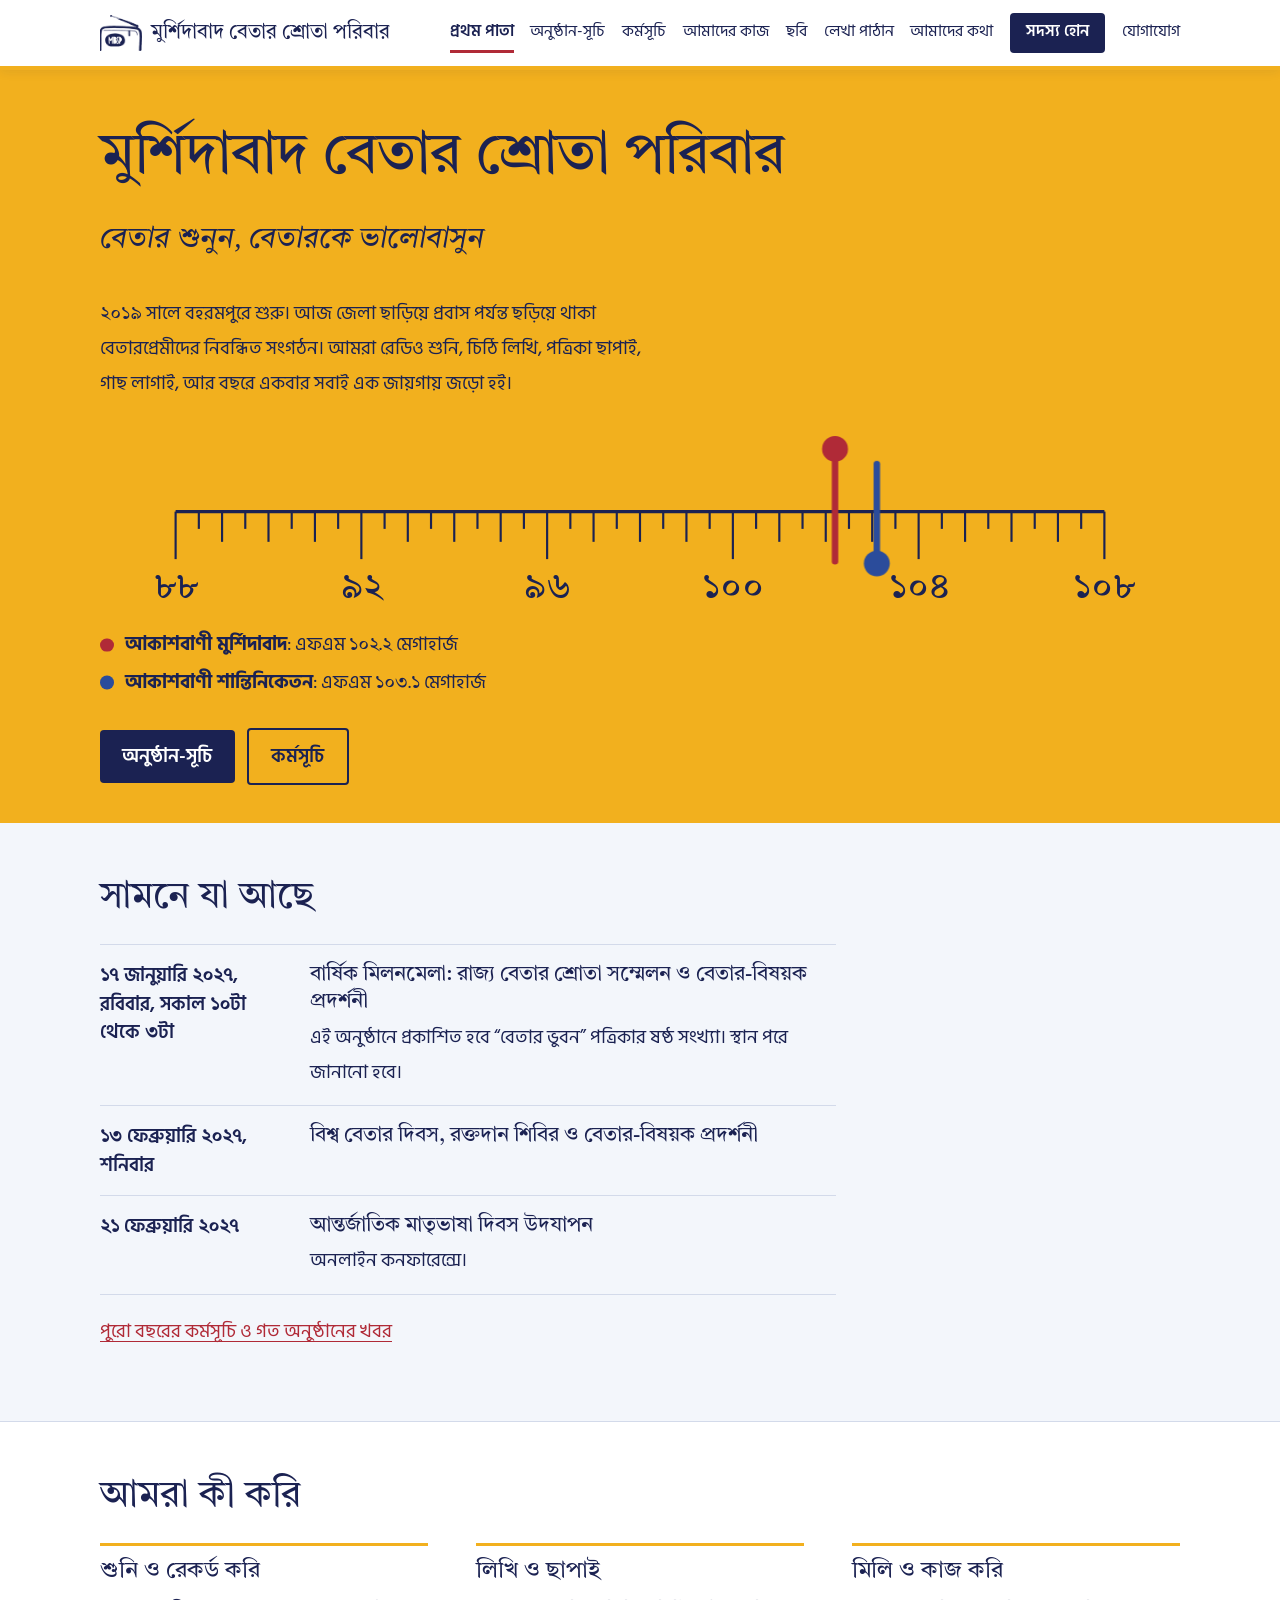
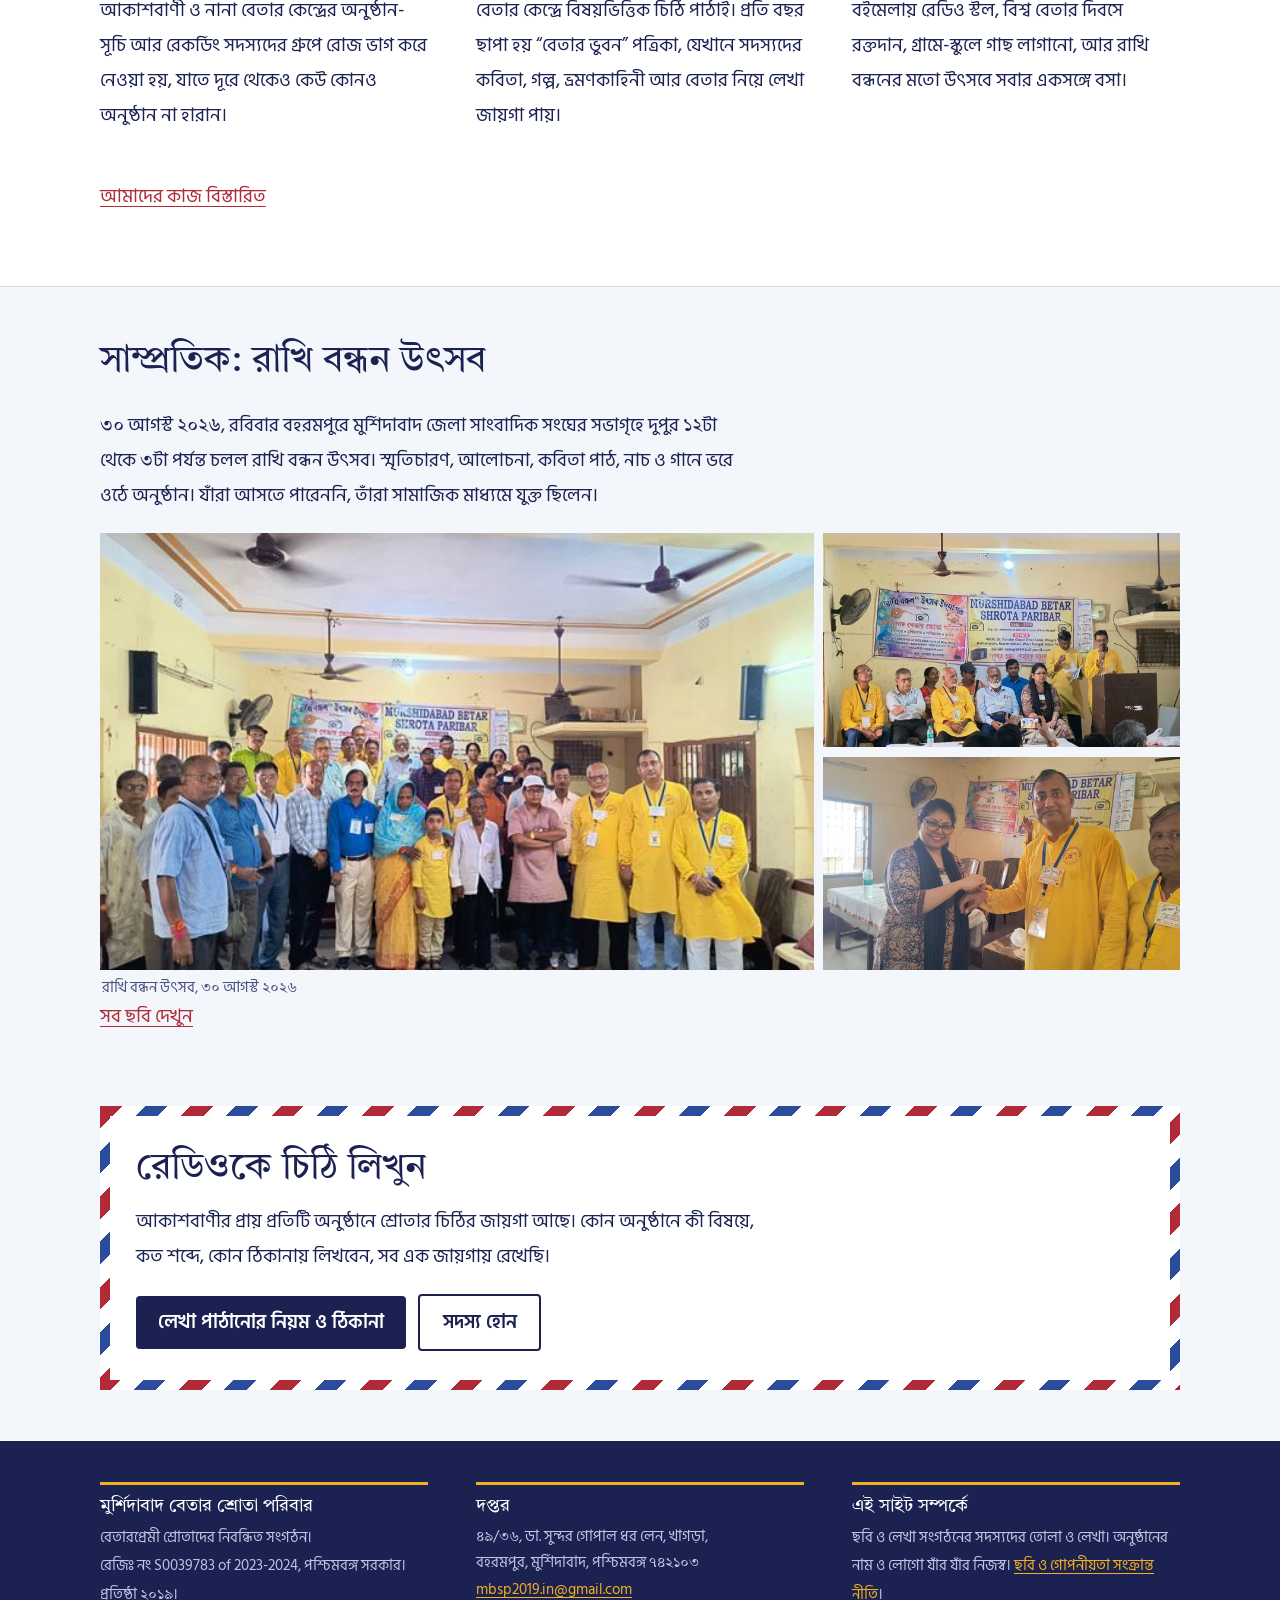
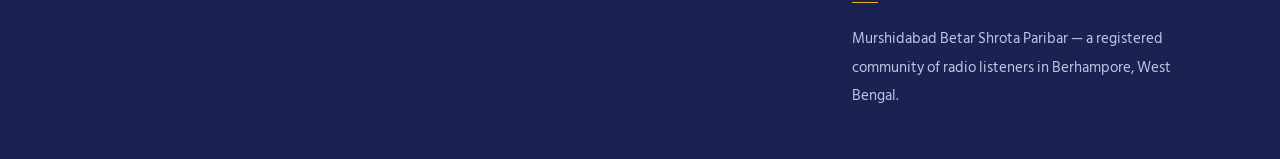
<file: index.html>
<!doctype html>
<html lang="bn">
<head>
<meta charset="utf-8">
<meta name="viewport" content="width=device-width, initial-scale=1">
<title>মুর্শিদাবাদ বেতার শ্রোতা পরিবার</title>
<meta name="description" content="মুর্শিদাবাদের বেতারপ্রেমী শ্রোতাদের নিবন্ধিত সংগঠন: অনুষ্ঠান-সূচি, কর্মসূচি, ছবি ও রেডিওকে চিঠি লেখার নিয়ম।">
<meta name="theme-color" content="#F2B01E">
<link rel="icon" type="image/png" href="assets/img/logo.png">
<link rel="stylesheet" href="assets/style.css?v=15">
</head>
<body>
<a class="skip" href="#main">মূল অংশে যান</a>
<header class="site-head">
  <div class="wrap">
    <a class="brand" href="index.html" aria-label="মুর্শিদাবাদ বেতার শ্রোতা পরিবার — প্রথম পাতা" title="মুর্শিদাবাদ বেতার শ্রোতা পরিবার"><img src="assets/img/logo.png" alt="" width="52" height="45"><span class="full">মুর্শিদাবাদ বেতার শ্রোতা পরিবার</span><span class="mbsp">MBSP</span></a>
    <input type="checkbox" id="navtoggle" class="navtoggle" aria-label="মেনু খুলুন বা বন্ধ করুন">
    <label for="navtoggle" class="menubtn">মেনু</label>
    <nav class="nav" aria-label="প্রধান মেনু"><a href="index.html" aria-current="page">প্রথম পাতা</a><a href="programmes.html">অনুষ্ঠান-সূচি</a><a href="events.html">কর্মসূচি</a><a href="work.html">আমাদের কাজ</a><a href="gallery.html">ছবি</a><a href="write.html">লেখা পাঠান</a><a href="about.html">আমাদের কথা</a><a href="join.html" class="cta">সদস্য হোন</a><a href="contact.html">যোগাযোগ</a></nav>
  </div>
</header>
<main id="main">

<section class="hero">
  <div class="wrap">
    <h1>মুর্শিদাবাদ বেতার শ্রোতা পরিবার</h1>
    <p class="tag">বেতার শুনুন, বেতারকে ভালোবাসুন</p>
    <p class="lead">২০১৯ সালে বহরমপুরে শুরু। আজ জেলা ছাড়িয়ে প্রবাস পর্যন্ত ছড়িয়ে থাকা বেতারপ্রেমীদের নিবন্ধিত সংগঠন। আমরা রেডিও শুনি, চিঠি লিখি, পত্রিকা ছাপাই, গাছ লাগাই, আর বছরে একবার সবাই এক জায়গায় জড়ো হই।</p>
    <svg class="dial" viewBox="0 0 1000 170" role="img" aria-label="এফএম ডায়াল: ১০২.২ মেগাহার্জে আকাশবাণী মুর্শিদাবাদ এবং ১০৩.১ মেগাহার্জে আকাশবাণী শান্তিনিকেতন">
  <line class="base" x1="70" y1="70" x2="930" y2="70"/>
  <line class="tick" x1="70.0" y1="70" x2="70.0" y2="114"/><text x="70.0" y="150">৮৮</text><line class="tick" x1="91.5" y1="70" x2="91.5" y2="86"/><line class="tick" x1="113.0" y1="70" x2="113.0" y2="98"/><line class="tick" x1="134.5" y1="70" x2="134.5" y2="86"/><line class="tick" x1="156.0" y1="70" x2="156.0" y2="98"/><line class="tick" x1="177.5" y1="70" x2="177.5" y2="86"/><line class="tick" x1="199.0" y1="70" x2="199.0" y2="98"/><line class="tick" x1="220.5" y1="70" x2="220.5" y2="86"/><line class="tick" x1="242.0" y1="70" x2="242.0" y2="114"/><text x="242.0" y="150">৯২</text><line class="tick" x1="263.5" y1="70" x2="263.5" y2="86"/><line class="tick" x1="285.0" y1="70" x2="285.0" y2="98"/><line class="tick" x1="306.5" y1="70" x2="306.5" y2="86"/><line class="tick" x1="328.0" y1="70" x2="328.0" y2="98"/><line class="tick" x1="349.5" y1="70" x2="349.5" y2="86"/><line class="tick" x1="371.0" y1="70" x2="371.0" y2="98"/><line class="tick" x1="392.5" y1="70" x2="392.5" y2="86"/><line class="tick" x1="414.0" y1="70" x2="414.0" y2="114"/><text x="414.0" y="150">৯৬</text><line class="tick" x1="435.5" y1="70" x2="435.5" y2="86"/><line class="tick" x1="457.0" y1="70" x2="457.0" y2="98"/><line class="tick" x1="478.5" y1="70" x2="478.5" y2="86"/><line class="tick" x1="500.0" y1="70" x2="500.0" y2="98"/><line class="tick" x1="521.5" y1="70" x2="521.5" y2="86"/><line class="tick" x1="543.0" y1="70" x2="543.0" y2="98"/><line class="tick" x1="564.5" y1="70" x2="564.5" y2="86"/><line class="tick" x1="586.0" y1="70" x2="586.0" y2="114"/><text x="586.0" y="150">১০০</text><line class="tick" x1="607.5" y1="70" x2="607.5" y2="86"/><line class="tick" x1="629.0" y1="70" x2="629.0" y2="98"/><line class="tick" x1="650.5" y1="70" x2="650.5" y2="86"/><line class="tick" x1="672.0" y1="70" x2="672.0" y2="98"/><line class="tick" x1="693.5" y1="70" x2="693.5" y2="86"/><line class="tick" x1="715.0" y1="70" x2="715.0" y2="98"/><line class="tick" x1="736.5" y1="70" x2="736.5" y2="86"/><line class="tick" x1="758.0" y1="70" x2="758.0" y2="114"/><text x="758.0" y="150">১০৪</text><line class="tick" x1="779.5" y1="70" x2="779.5" y2="86"/><line class="tick" x1="801.0" y1="70" x2="801.0" y2="98"/><line class="tick" x1="822.5" y1="70" x2="822.5" y2="86"/><line class="tick" x1="844.0" y1="70" x2="844.0" y2="98"/><line class="tick" x1="865.5" y1="70" x2="865.5" y2="86"/><line class="tick" x1="887.0" y1="70" x2="887.0" y2="98"/><line class="tick" x1="908.5" y1="70" x2="908.5" y2="86"/><line class="tick" x1="930.0" y1="70" x2="930.0" y2="114"/><text x="930.0" y="150">১০৮</text>
  <g class="needle">
    <line x1="680.6" y1="6" x2="680.6" y2="116" stroke="#B02A37" stroke-width="6" stroke-linecap="round"/>
    <circle cx="680.6" cy="12" r="12" fill="#B02A37"/>
  </g>
  <g class="needle needle2">
    <line x1="719.3" y1="26" x2="719.3" y2="120" stroke="#2B4C9B" stroke-width="6" stroke-linecap="round"/>
    <circle cx="719.3" cy="118" r="12" fill="#2B4C9B"/>
  </g>
</svg>
    <ul class="dial-key" style="margin-bottom:1.8rem">
      <li><i></i><span><strong>আকাশবাণী মুর্শিদাবাদ</strong>: এফএম ১০২.২ মেগাহার্জ</span></li>
      <li><i></i><span><strong>আকাশবাণী শান্তিনিকেতন</strong>: এফএম ১০৩.১ মেগাহার্জ</span></li>
    </ul>
    <a class="btn" href="programmes.html">অনুষ্ঠান-সূচি</a> &nbsp; <a class="btn alt" href="events.html">কর্মসূচি</a>
  </div>
</section>

<section class="band">
  <div class="wrap">
    <h2>সামনে যা আছে</h2>
    <ol class="timeline"><li><time>১৭ জানুয়ারি ২০২৭, রবিবার, সকাল ১০টা থেকে ৩টা</time><div><h3>বার্ষিক মিলনমেলা: রাজ্য বেতার শ্রোতা সম্মেলন ও বেতার-বিষয়ক প্রদর্শনী</h3><p>এই অনুষ্ঠানে প্রকাশিত হবে “বেতার ভুবন” পত্রিকার ষষ্ঠ সংখ্যা। স্থান পরে জানানো হবে।</p></div></li><li><time>১৩ ফেব্রুয়ারি ২০২৭, শনিবার</time><div><h3>বিশ্ব বেতার দিবস, রক্তদান শিবির ও বেতার-বিষয়ক প্রদর্শনী</h3></div></li><li><time>২১ ফেব্রুয়ারি ২০২৭</time><div><h3>আন্তর্জাতিক মাতৃভাষা দিবস উদযাপন</h3><p>অনলাইন কনফারেন্সে।</p></div></li></ol>
    <p style="margin-top:1.2rem"><a href="events.html">পুরো বছরের কর্মসূচি ও গত অনুষ্ঠানের খবর</a></p>
  </div>
</section>

<section class="band white">
  <div class="wrap">
    <h2>আমরা কী করি</h2>
    <div class="cols">
      <div><h3>শুনি ও রেকর্ড করি</h3>
        <p>আকাশবাণী ও নানা বেতার কেন্দ্রের অনুষ্ঠান-সূচি আর রেকর্ডিং সদস্যদের গ্রুপে রোজ ভাগ করে নেওয়া হয়, যাতে দূরে থেকেও কেউ কোনও অনুষ্ঠান না হারান।</p></div>
      <div><h3>লিখি ও ছাপাই</h3>
        <p>বেতার কেন্দ্রে বিষয়ভিত্তিক চিঠি পাঠাই। প্রতি বছর ছাপা হয় “বেতার ভুবন” পত্রিকা, যেখানে সদস্যদের কবিতা, গল্প, ভ্রমণকাহিনী আর বেতার নিয়ে লেখা জায়গা পায়।</p></div>
      <div><h3>মিলি ও কাজ করি</h3>
        <p>বইমেলায় রেডিও স্টল, বিশ্ব বেতার দিবসে রক্তদান, গ্রামে-স্কুলে গাছ লাগানো, আর রাখি বন্ধনের মতো উৎসবে সবার একসঙ্গে বসা।</p></div>
    </div>
    <p style="margin-top:1.6rem"><a href="work.html">আমাদের কাজ বিস্তারিত</a></p>
  </div>
</section>

<section class="band">
  <div class="wrap">
    <h2>সাম্প্রতিক: রাখি বন্ধন উৎসব</h2>
    <div class="prose">
      <p>৩০ আগস্ট ২০২৬, রবিবার বহরমপুরে মুর্শিদাবাদ জেলা সাংবাদিক সংঘের সভাগৃহে দুপুর ১২টা থেকে ৩টা পর্যন্ত চলল রাখি বন্ধন উৎসব। স্মৃতিচারণ, আলোচনা, কবিতা পাঠ, নাচ ও গানে ভরে ওঠে অনুষ্ঠান। যাঁরা আসতে পারেননি, তাঁরা সামাজিক মাধ্যমে যুক্ত ছিলেন।</p>
    </div>
    <div class="collage">
  <figure><a href="#lb1" aria-label="রাখি বন্ধন উৎসবে সদস্যদের দলগত ছবি — বড় করে দেখুন"><img src="assets/img/rakhi-01-s.jpg" alt="রাখি বন্ধন উৎসবে সদস্যদের দলগত ছবি" loading="lazy" width="640" height="427"></a><figcaption>রাখি বন্ধন উৎসব, ৩০ আগস্ট ২০২৬</figcaption><div class="lb" id="lb1" role="dialog" aria-label="রাখি বন্ধন উৎসবে সদস্যদের দলগত ছবি"><a class="lb-bg" href="#!" aria-label="বন্ধ করুন"></a><img src="assets/img/rakhi-01.jpg" alt="রাখি বন্ধন উৎসবে সদস্যদের দলগত ছবি" loading="lazy"><a class="lb-x" href="#!">✕ বন্ধ করুন</a></div></figure>
  <figure><a href="#lb2" aria-label="মঞ্চে অতিথি ও বক্তারা — বড় করে দেখুন"><img src="assets/img/rakhi-03-s.jpg" alt="মঞ্চে অতিথি ও বক্তারা" loading="lazy" width="640" height="427"></a><div class="lb" id="lb2" role="dialog" aria-label="মঞ্চে অতিথি ও বক্তারা"><a class="lb-bg" href="#!" aria-label="বন্ধ করুন"></a><img src="assets/img/rakhi-03.jpg" alt="মঞ্চে অতিথি ও বক্তারা" loading="lazy"><a class="lb-x" href="#!">✕ বন্ধ করুন</a></div></figure>
  <figure><a href="#lb3" aria-label="রাখি পরানো ও সংবর্ধনার মুহূর্ত — বড় করে দেখুন"><img src="assets/img/rakhi-05-s.jpg" alt="রাখি পরানো ও সংবর্ধনার মুহূর্ত" loading="lazy" width="640" height="427"></a><div class="lb" id="lb3" role="dialog" aria-label="রাখি পরানো ও সংবর্ধনার মুহূর্ত"><a class="lb-bg" href="#!" aria-label="বন্ধ করুন"></a><img src="assets/img/rakhi-05.jpg" alt="রাখি পরানো ও সংবর্ধনার মুহূর্ত" loading="lazy"><a class="lb-x" href="#!">✕ বন্ধ করুন</a></div></figure>
</div>
    <p style="margin-top:1.8rem"><a href="gallery.html">সব ছবি দেখুন</a></p>
  </div>
</section>

<section class="band" style="padding-top:0">
  <div class="wrap">
    <div class="airmail">
      <h2>রেডিওকে চিঠি লিখুন</h2>
      <p class="prose">আকাশবাণীর প্রায় প্রতিটি অনুষ্ঠানে শ্রোতার চিঠির জায়গা আছে। কোন অনুষ্ঠানে কী বিষয়ে, কত শব্দে, কোন ঠিকানায় লিখবেন, সব এক জায়গায় রেখেছি।</p>
      <p><a class="btn" href="write.html">লেখা পাঠানোর নিয়ম ও ঠিকানা</a> &nbsp; <a class="btn alt" href="join.html">সদস্য হোন</a></p>
    </div>
  </div>
</section>

</main>
<footer class="site-foot">
  <div class="wrap">
    <div class="cols">
      <div>
        <h3>মুর্শিদাবাদ বেতার শ্রোতা পরিবার</h3>
        <p class="small">বেতারপ্রেমী শ্রোতাদের নিবন্ধিত সংগঠন।<br>রেজিঃ নং S0039783 of 2023-2024, পশ্চিমবঙ্গ সরকার।<br>প্রতিষ্ঠা ২০১৯।</p>
      </div>
      <div>
        <h3>দপ্তর</h3>
        <address class="small">৪৯/৩৬, ডা. সুন্দর গোপাল ধর লেন, খাগড়া,<br>বহরমপুর, মুর্শিদাবাদ, পশ্চিমবঙ্গ ৭৪২১০৩</address>
        <p class="small"><a href="mailto:mbsp2019.in@gmail.com">mbsp2019.in@gmail.com</a></p>
      </div>
      <div>
        <h3>এই সাইট সম্পর্কে</h3>
        <p class="small">ছবি ও লেখা সংগঠনের সদস্যদের তোলা ও লেখা। অনুষ্ঠানের নাম ও লোগো যাঁর যাঁর নিজস্ব। <a href="privacy.html">ছবি ও গোপনীয়তা সংক্রান্ত নীতি</a>।</p>
        <p class="small" lang="en">Murshidabad Betar Shrota Paribar — a registered community of radio listeners in Berhampore, West Bengal.</p>
      </div>
    </div>
  </div>
</footer>
</body>
</html>
</file>
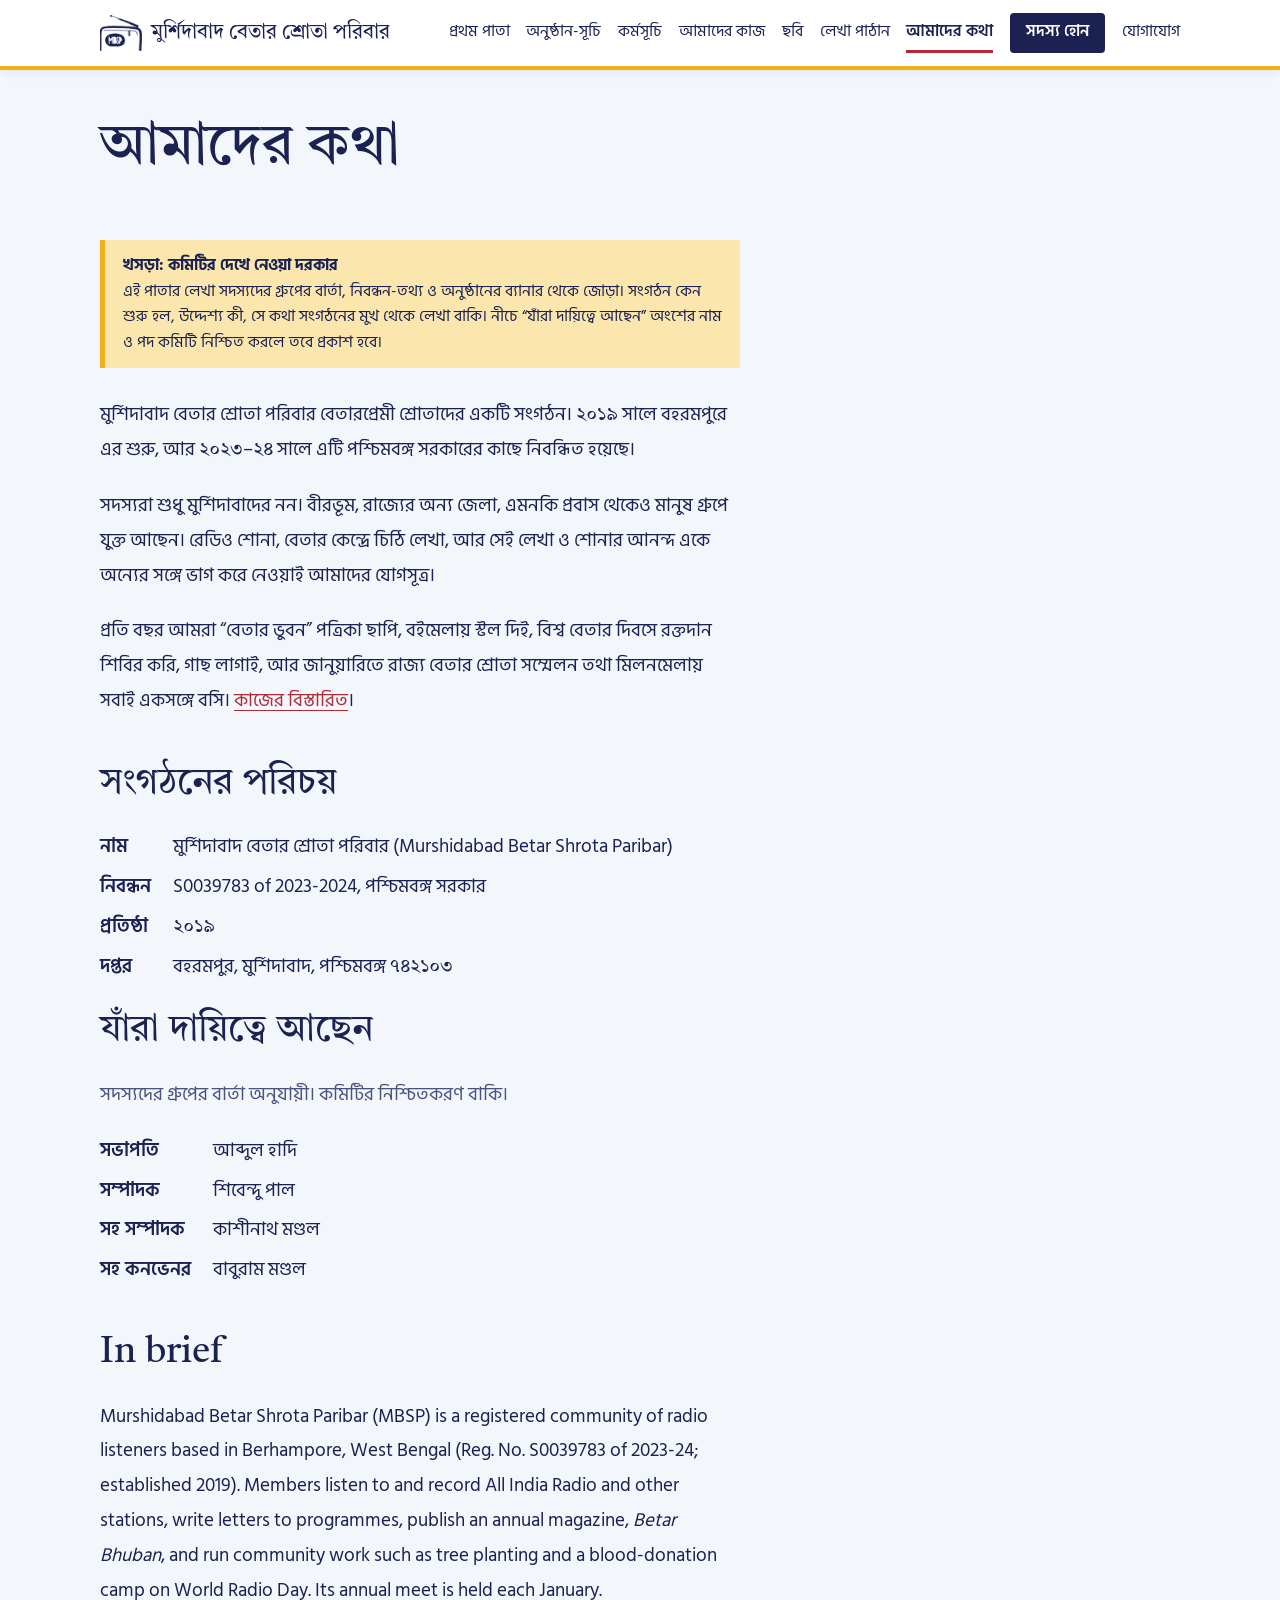
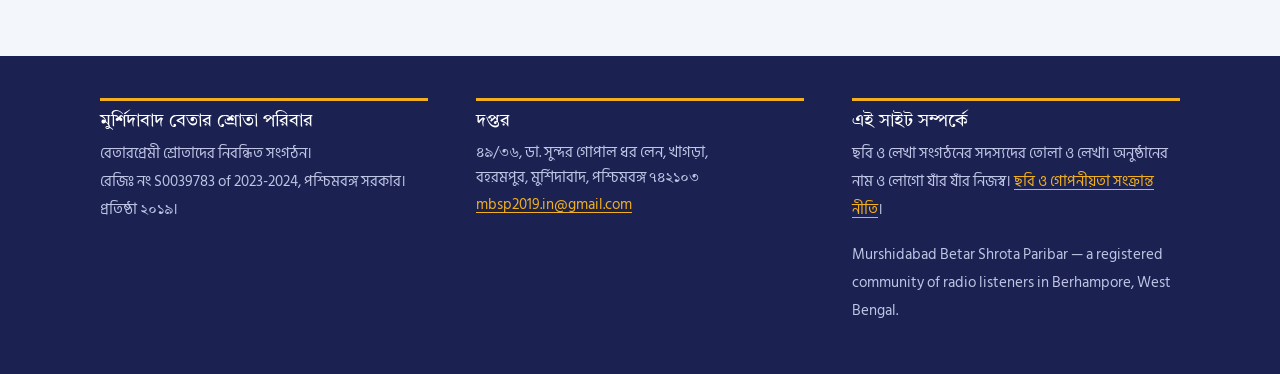
<file: about.html>
<!doctype html>
<html lang="bn">
<head>
<meta charset="utf-8">
<meta name="viewport" content="width=device-width, initial-scale=1">
<title>আমাদের কথা — মুর্শিদাবাদ বেতার শ্রোতা পরিবার</title>
<meta name="description" content="মুর্শিদাবাদ বেতার শ্রোতা পরিবার: নিবন্ধিত বেতারপ্রেমী সংগঠন, বহরমপুর, প্রতিষ্ঠা ২০১৯।">
<meta name="theme-color" content="#F2B01E">
<link rel="icon" type="image/png" href="assets/img/logo.png">
<link rel="stylesheet" href="assets/style.css?v=15">
</head>
<body>
<a class="skip" href="#main">মূল অংশে যান</a>
<header class="site-head">
  <div class="wrap">
    <a class="brand" href="index.html" aria-label="মুর্শিদাবাদ বেতার শ্রোতা পরিবার — প্রথম পাতা" title="মুর্শিদাবাদ বেতার শ্রোতা পরিবার"><img src="assets/img/logo.png" alt="" width="52" height="45"><span class="full">মুর্শিদাবাদ বেতার শ্রোতা পরিবার</span><span class="mbsp">MBSP</span></a>
    <input type="checkbox" id="navtoggle" class="navtoggle" aria-label="মেনু খুলুন বা বন্ধ করুন">
    <label for="navtoggle" class="menubtn">মেনু</label>
    <nav class="nav" aria-label="প্রধান মেনু"><a href="index.html">প্রথম পাতা</a><a href="programmes.html">অনুষ্ঠান-সূচি</a><a href="events.html">কর্মসূচি</a><a href="work.html">আমাদের কাজ</a><a href="gallery.html">ছবি</a><a href="write.html">লেখা পাঠান</a><a href="about.html" aria-current="page">আমাদের কথা</a><a href="join.html" class="cta">সদস্য হোন</a><a href="contact.html">যোগাযোগ</a></nav>
  </div>
</header>
<main id="main">

<div class="wrap">
  <div class="page-head">
    <h1>আমাদের কথা</h1>
  </div>
  <p class="todo"><strong>খসড়া: কমিটির দেখে নেওয়া দরকার</strong>এই পাতার লেখা সদস্যদের গ্রুপের বার্তা, নিবন্ধন-তথ্য ও অনুষ্ঠানের ব্যানার থেকে জোড়া। সংগঠন কেন শুরু হল, উদ্দেশ্য কী, সে কথা সংগঠনের মুখ থেকে লেখা বাকি। নীচে “যাঁরা দায়িত্বে আছেন” অংশের নাম ও পদ কমিটি নিশ্চিত করলে তবে প্রকাশ হবে।</p>
  <div class="prose">
    <p>মুর্শিদাবাদ বেতার শ্রোতা পরিবার বেতারপ্রেমী শ্রোতাদের একটি সংগঠন। ২০১৯ সালে বহরমপুরে এর শুরু, আর ২০২৩–২৪ সালে এটি পশ্চিমবঙ্গ সরকারের কাছে নিবন্ধিত হয়েছে।</p>
    <p>সদস্যরা শুধু মুর্শিদাবাদের নন। বীরভূম, রাজ্যের অন্য জেলা, এমনকি প্রবাস থেকেও মানুষ গ্রুপে যুক্ত আছেন। রেডিও শোনা, বেতার কেন্দ্রে চিঠি লেখা, আর সেই লেখা ও শোনার আনন্দ একে অন্যের সঙ্গে ভাগ করে নেওয়াই আমাদের যোগসূত্র।</p>
    <p>প্রতি বছর আমরা “বেতার ভুবন” পত্রিকা ছাপি, বইমেলায় স্টল দিই, বিশ্ব বেতার দিবসে রক্তদান শিবির করি, গাছ লাগাই, আর জানুয়ারিতে রাজ্য বেতার শ্রোতা সম্মেলন তথা মিলনমেলায় সবাই একসঙ্গে বসি। <a href="work.html">কাজের বিস্তারিত</a>।</p>
  </div>
  <h2 style="margin-top:2.6rem">সংগঠনের পরিচয়</h2>
  <dl class="facts">
    <dt>নাম</dt><dd>মুর্শিদাবাদ বেতার শ্রোতা পরিবার (Murshidabad Betar Shrota Paribar)</dd>
    <dt>নিবন্ধন</dt><dd>S0039783 of 2023-2024, পশ্চিমবঙ্গ সরকার</dd>
    <dt>প্রতিষ্ঠা</dt><dd>২০১৯</dd>
    <dt>দপ্তর</dt><dd>বহরমপুর, মুর্শিদাবাদ, পশ্চিমবঙ্গ ৭৪২১০৩</dd>
  </dl>
  <h2>যাঁরা দায়িত্বে আছেন</h2>
  <p class="muted prose">সদস্যদের গ্রুপের বার্তা অনুযায়ী। কমিটির নিশ্চিতকরণ বাকি।</p>
  <dl class="facts" style="margin-bottom:2.6rem">
    <dt>সভাপতি</dt><dd>আব্দুল হাদি</dd>
    <dt>সম্পাদক</dt><dd>শিবেন্দু পাল</dd>
    <dt>সহ সম্পাদক</dt><dd>কাশীনাথ মণ্ডল</dd>
    <dt>সহ কনভেনর</dt><dd>বাবুরাম মণ্ডল</dd>
  </dl>
  <h2 lang="en">In brief</h2>
  <div class="prose" lang="en" style="margin-bottom:3rem">
    <p>Murshidabad Betar Shrota Paribar (MBSP) is a registered community of radio listeners based in Berhampore, West Bengal (Reg. No. S0039783 of 2023-24; established 2019). Members listen to and record All India Radio and other stations, write letters to programmes, publish an annual magazine, <em>Betar Bhuban</em>, and run community work such as tree planting and a blood-donation camp on World Radio Day. Its annual meet is held each January.</p>
  </div>
</div>

</main>
<footer class="site-foot">
  <div class="wrap">
    <div class="cols">
      <div>
        <h3>মুর্শিদাবাদ বেতার শ্রোতা পরিবার</h3>
        <p class="small">বেতারপ্রেমী শ্রোতাদের নিবন্ধিত সংগঠন।<br>রেজিঃ নং S0039783 of 2023-2024, পশ্চিমবঙ্গ সরকার।<br>প্রতিষ্ঠা ২০১৯।</p>
      </div>
      <div>
        <h3>দপ্তর</h3>
        <address class="small">৪৯/৩৬, ডা. সুন্দর গোপাল ধর লেন, খাগড়া,<br>বহরমপুর, মুর্শিদাবাদ, পশ্চিমবঙ্গ ৭৪২১০৩</address>
        <p class="small"><a href="mailto:mbsp2019.in@gmail.com">mbsp2019.in@gmail.com</a></p>
      </div>
      <div>
        <h3>এই সাইট সম্পর্কে</h3>
        <p class="small">ছবি ও লেখা সংগঠনের সদস্যদের তোলা ও লেখা। অনুষ্ঠানের নাম ও লোগো যাঁর যাঁর নিজস্ব। <a href="privacy.html">ছবি ও গোপনীয়তা সংক্রান্ত নীতি</a>।</p>
        <p class="small" lang="en">Murshidabad Betar Shrota Paribar — a registered community of radio listeners in Berhampore, West Bengal.</p>
      </div>
    </div>
  </div>
</footer>
</body>
</html>
</file>
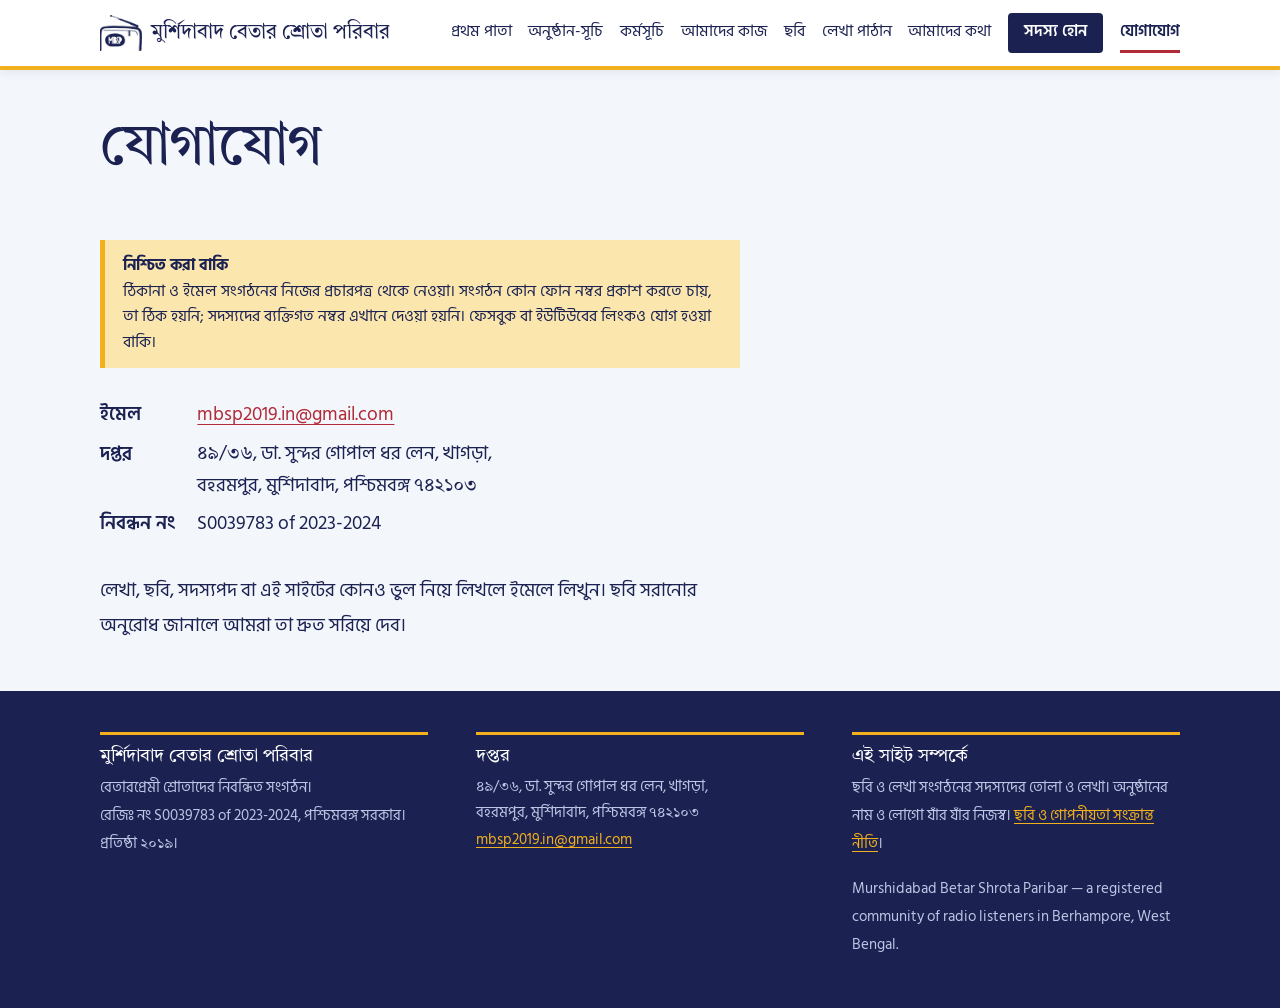
<file: contact.html>
<!doctype html>
<html lang="bn">
<head>
<meta charset="utf-8">
<meta name="viewport" content="width=device-width, initial-scale=1">
<title>যোগাযোগ — মুর্শিদাবাদ বেতার শ্রোতা পরিবার</title>
<meta name="description" content="মুর্শিদাবাদ বেতার শ্রোতা পরিবারের ঠিকানা ও ইমেল।">
<meta name="theme-color" content="#F2B01E">
<link rel="icon" type="image/png" href="assets/img/logo.png">
<link rel="stylesheet" href="assets/style.css?v=15">
</head>
<body>
<a class="skip" href="#main">মূল অংশে যান</a>
<header class="site-head">
  <div class="wrap">
    <a class="brand" href="index.html" aria-label="মুর্শিদাবাদ বেতার শ্রোতা পরিবার — প্রথম পাতা" title="মুর্শিদাবাদ বেতার শ্রোতা পরিবার"><img src="assets/img/logo.png" alt="" width="52" height="45"><span class="full">মুর্শিদাবাদ বেতার শ্রোতা পরিবার</span><span class="mbsp">MBSP</span></a>
    <input type="checkbox" id="navtoggle" class="navtoggle" aria-label="মেনু খুলুন বা বন্ধ করুন">
    <label for="navtoggle" class="menubtn">মেনু</label>
    <nav class="nav" aria-label="প্রধান মেনু"><a href="index.html">প্রথম পাতা</a><a href="programmes.html">অনুষ্ঠান-সূচি</a><a href="events.html">কর্মসূচি</a><a href="work.html">আমাদের কাজ</a><a href="gallery.html">ছবি</a><a href="write.html">লেখা পাঠান</a><a href="about.html">আমাদের কথা</a><a href="join.html" class="cta">সদস্য হোন</a><a href="contact.html" aria-current="page">যোগাযোগ</a></nav>
  </div>
</header>
<main id="main">

<div class="wrap">
  <div class="page-head">
    <h1>যোগাযোগ</h1>
  </div>
  <p class="todo"><strong>নিশ্চিত করা বাকি</strong>ঠিকানা ও ইমেল সংগঠনের নিজের প্রচারপত্র থেকে নেওয়া। সংগঠন কোন ফোন নম্বর প্রকাশ করতে চায়, তা ঠিক হয়নি; সদস্যদের ব্যক্তিগত নম্বর এখানে দেওয়া হয়নি। ফেসবুক বা ইউটিউবের লিংকও যোগ হওয়া বাকি।</p>
  <dl class="facts" style="margin-bottom:2rem">
    <dt>ইমেল</dt><dd><a href="mailto:mbsp2019.in@gmail.com">mbsp2019.in@gmail.com</a></dd>
    <dt>দপ্তর</dt><dd><address>৪৯/৩৬, ডা. সুন্দর গোপাল ধর লেন, খাগড়া,<br>বহরমপুর, মুর্শিদাবাদ, পশ্চিমবঙ্গ ৭৪২১০৩</address></dd>
    <dt>নিবন্ধন নং</dt><dd>S0039783 of 2023-2024</dd>
  </dl>
  <div class="prose" style="margin-bottom:3rem">
    <p>লেখা, ছবি, সদস্যপদ বা এই সাইটের কোনও ভুল নিয়ে লিখলে ইমেলে লিখুন। ছবি সরানোর অনুরোধ জানালে আমরা তা দ্রুত সরিয়ে দেব।</p>
  </div>
</div>

</main>
<footer class="site-foot">
  <div class="wrap">
    <div class="cols">
      <div>
        <h3>মুর্শিদাবাদ বেতার শ্রোতা পরিবার</h3>
        <p class="small">বেতারপ্রেমী শ্রোতাদের নিবন্ধিত সংগঠন।<br>রেজিঃ নং S0039783 of 2023-2024, পশ্চিমবঙ্গ সরকার।<br>প্রতিষ্ঠা ২০১৯।</p>
      </div>
      <div>
        <h3>দপ্তর</h3>
        <address class="small">৪৯/৩৬, ডা. সুন্দর গোপাল ধর লেন, খাগড়া,<br>বহরমপুর, মুর্শিদাবাদ, পশ্চিমবঙ্গ ৭৪২১০৩</address>
        <p class="small"><a href="mailto:mbsp2019.in@gmail.com">mbsp2019.in@gmail.com</a></p>
      </div>
      <div>
        <h3>এই সাইট সম্পর্কে</h3>
        <p class="small">ছবি ও লেখা সংগঠনের সদস্যদের তোলা ও লেখা। অনুষ্ঠানের নাম ও লোগো যাঁর যাঁর নিজস্ব। <a href="privacy.html">ছবি ও গোপনীয়তা সংক্রান্ত নীতি</a>।</p>
        <p class="small" lang="en">Murshidabad Betar Shrota Paribar — a registered community of radio listeners in Berhampore, West Bengal.</p>
      </div>
    </div>
  </div>
</footer>
</body>
</html>
</file>
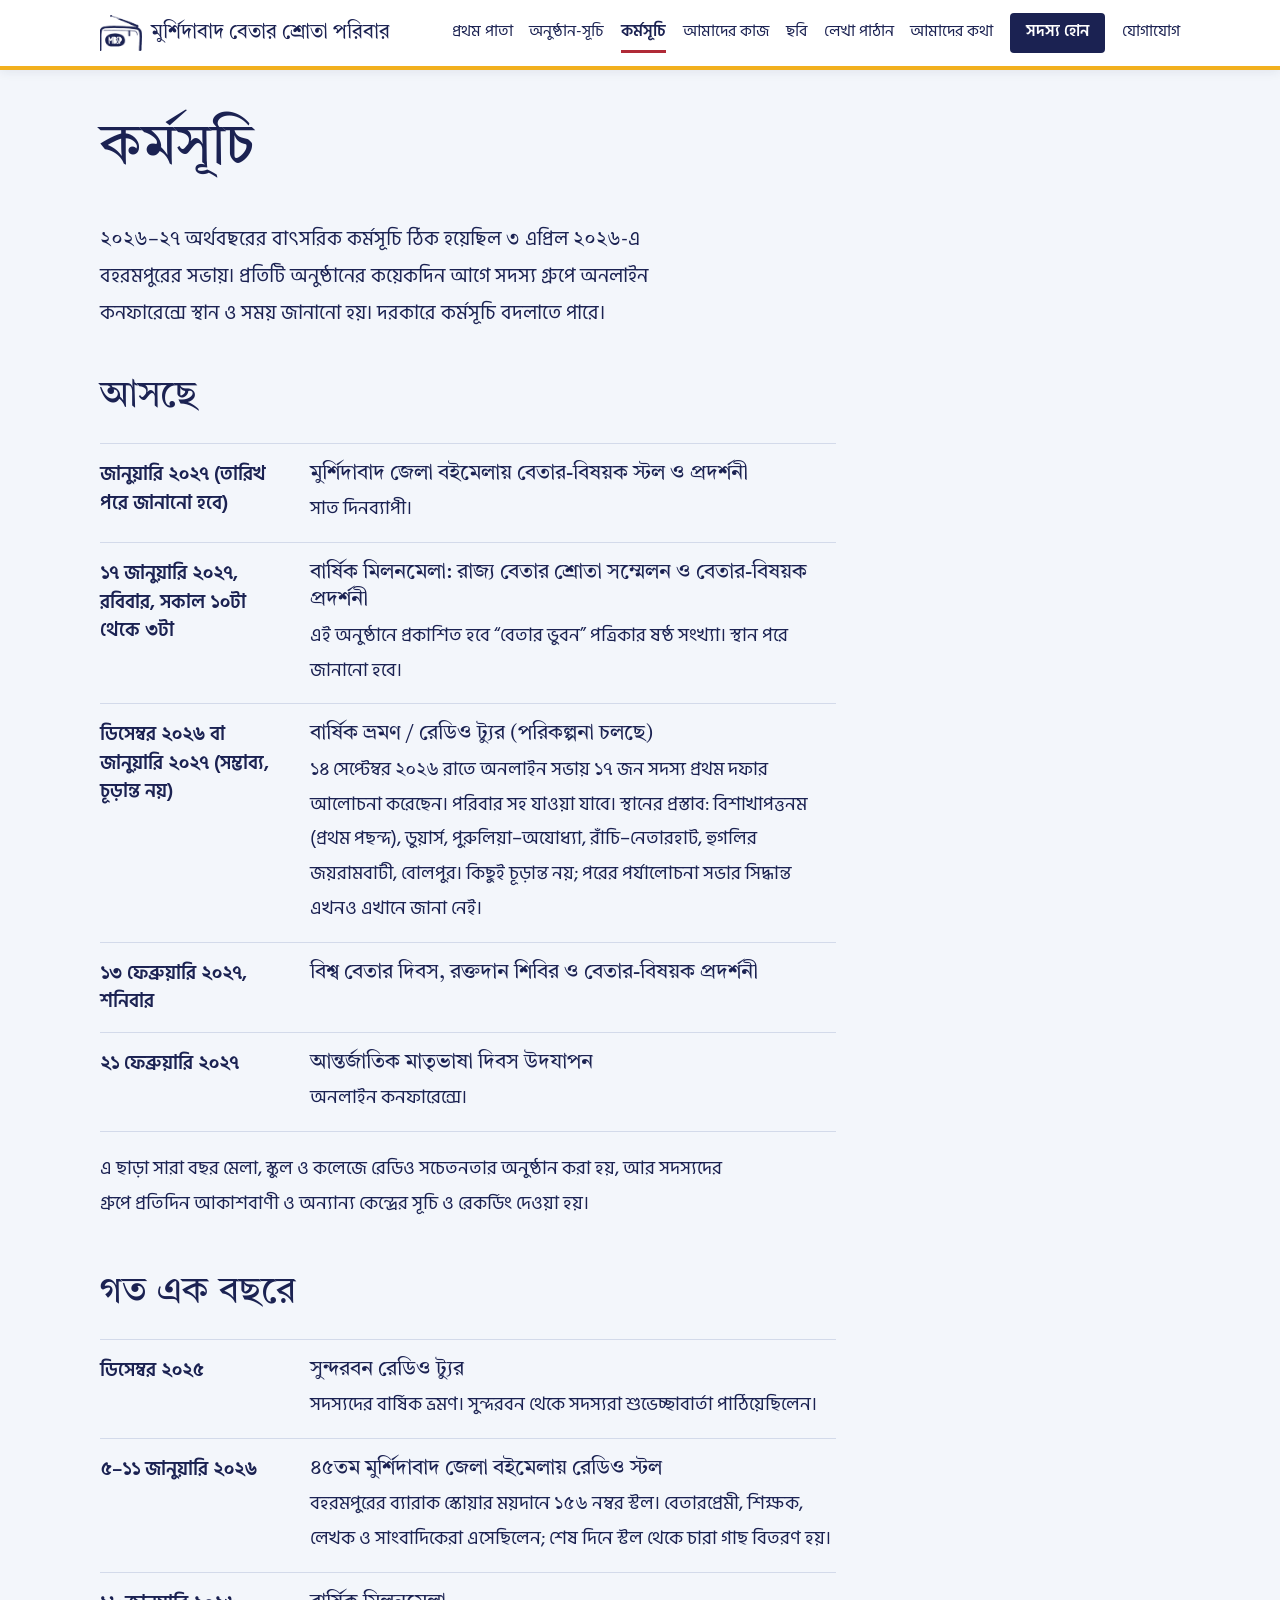
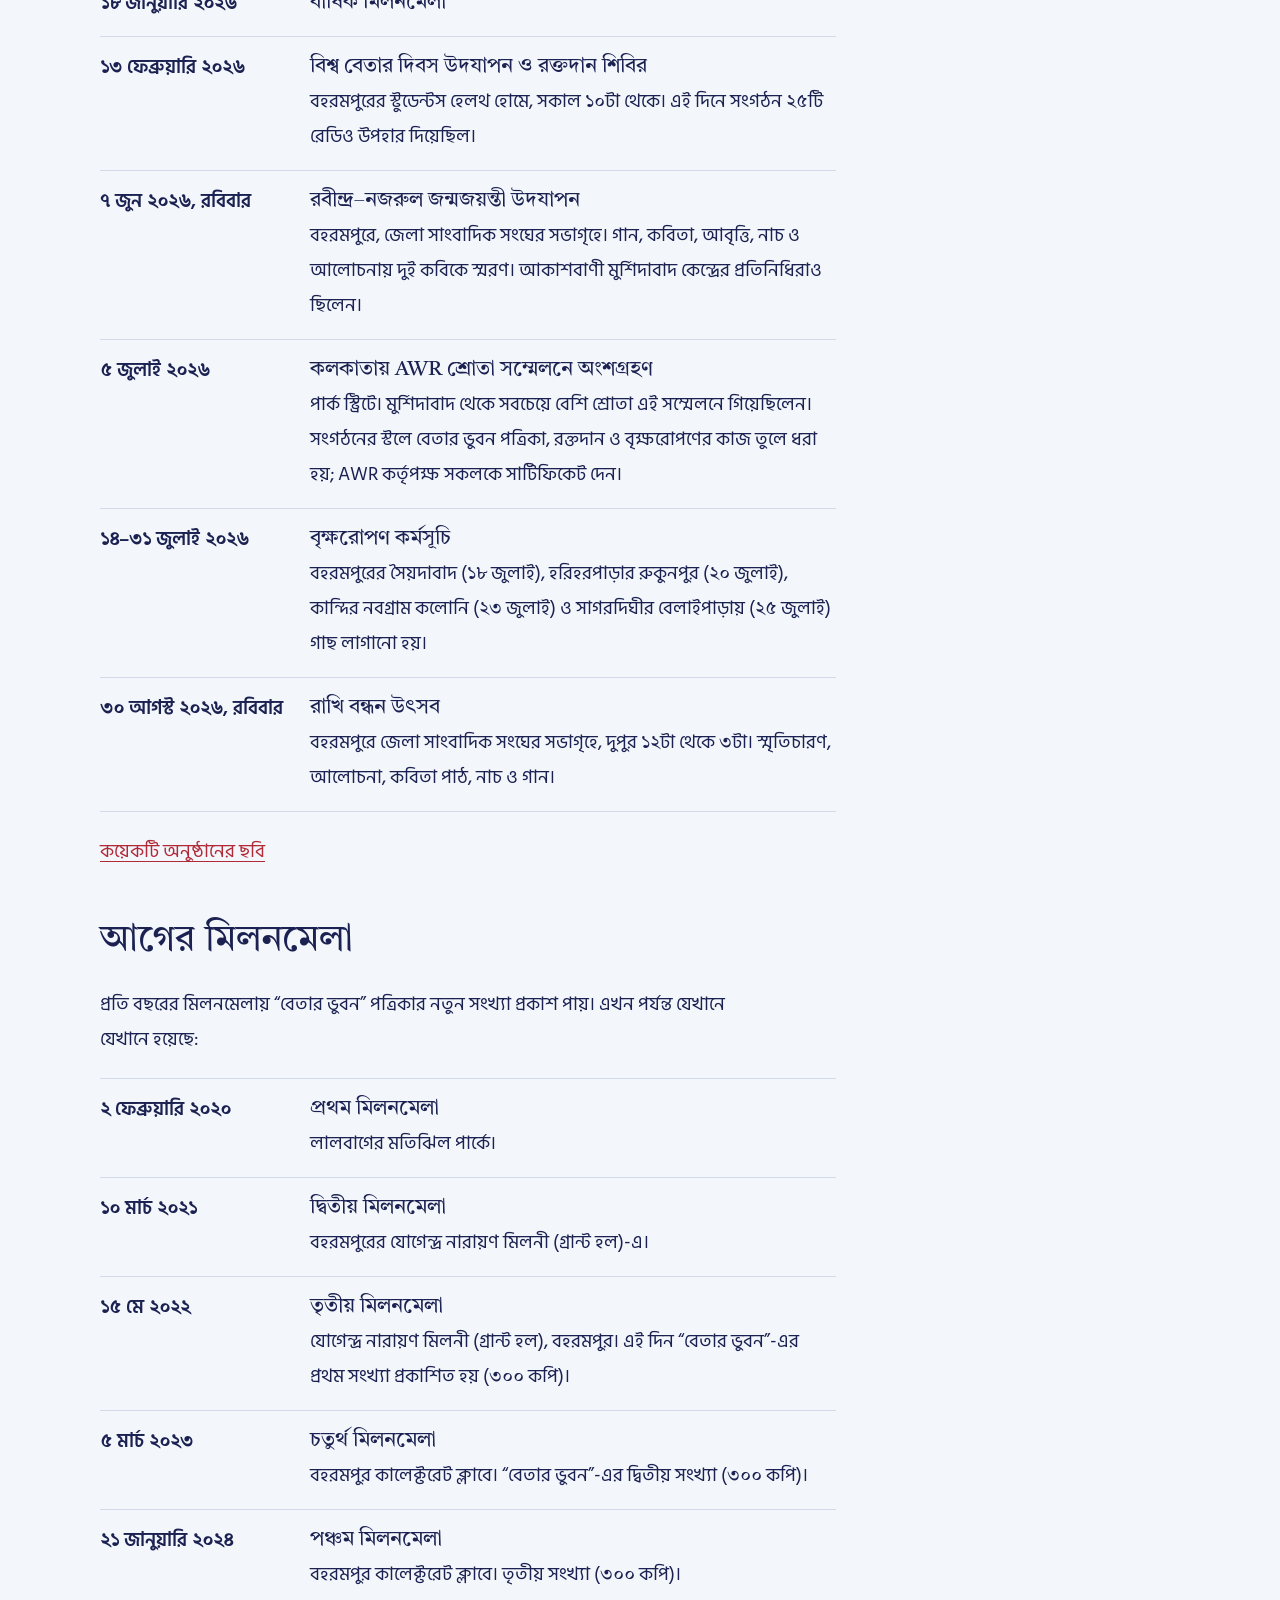
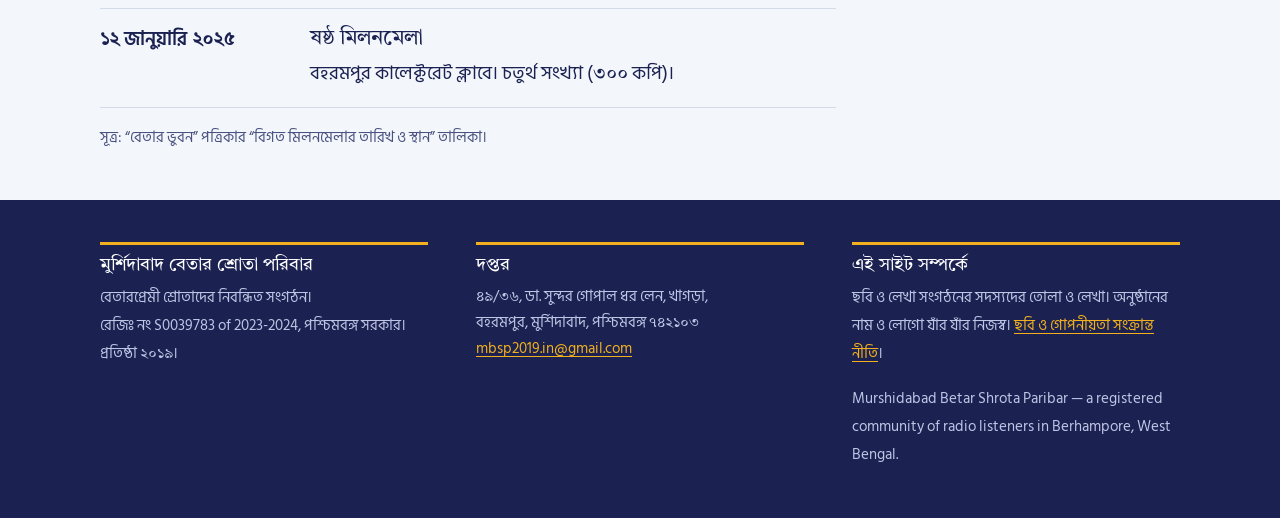
<file: events.html>
<!doctype html>
<html lang="bn">
<head>
<meta charset="utf-8">
<meta name="viewport" content="width=device-width, initial-scale=1">
<title>কর্মসূচি — মুর্শিদাবাদ বেতার শ্রোতা পরিবার</title>
<meta name="description" content="মুর্শিদাবাদ বেতার শ্রোতা পরিবারের আসন্ন ও গত অনুষ্ঠান: মিলনমেলা, বিশ্ব বেতার দিবস, বৃক্ষরোপণ, রাখি বন্ধন।">
<meta name="theme-color" content="#F2B01E">
<link rel="icon" type="image/png" href="assets/img/logo.png">
<link rel="stylesheet" href="assets/style.css?v=15">
</head>
<body>
<a class="skip" href="#main">মূল অংশে যান</a>
<header class="site-head">
  <div class="wrap">
    <a class="brand" href="index.html" aria-label="মুর্শিদাবাদ বেতার শ্রোতা পরিবার — প্রথম পাতা" title="মুর্শিদাবাদ বেতার শ্রোতা পরিবার"><img src="assets/img/logo.png" alt="" width="52" height="45"><span class="full">মুর্শিদাবাদ বেতার শ্রোতা পরিবার</span><span class="mbsp">MBSP</span></a>
    <input type="checkbox" id="navtoggle" class="navtoggle" aria-label="মেনু খুলুন বা বন্ধ করুন">
    <label for="navtoggle" class="menubtn">মেনু</label>
    <nav class="nav" aria-label="প্রধান মেনু"><a href="index.html">প্রথম পাতা</a><a href="programmes.html">অনুষ্ঠান-সূচি</a><a href="events.html" aria-current="page">কর্মসূচি</a><a href="work.html">আমাদের কাজ</a><a href="gallery.html">ছবি</a><a href="write.html">লেখা পাঠান</a><a href="about.html">আমাদের কথা</a><a href="join.html" class="cta">সদস্য হোন</a><a href="contact.html">যোগাযোগ</a></nav>
  </div>
</header>
<main id="main">

<div class="wrap">
  <div class="page-head">
    <h1>কর্মসূচি</h1>
    <p>২০২৬–২৭ অর্থবছরের বাৎসরিক কর্মসূচি ঠিক হয়েছিল ৩ এপ্রিল ২০২৬-এ বহরমপুরের সভায়। প্রতিটি অনুষ্ঠানের কয়েকদিন আগে সদস্য গ্রুপে অনলাইন কনফারেন্সে স্থান ও সময় জানানো হয়। দরকারে কর্মসূচি বদলাতে পারে।</p>
  </div>
  <h2>আসছে</h2>
  <ol class="timeline"><li><time>জানুয়ারি ২০২৭ (তারিখ পরে জানানো হবে)</time><div><h3>মুর্শিদাবাদ জেলা বইমেলায় বেতার-বিষয়ক স্টল ও প্রদর্শনী</h3><p>সাত দিনব্যাপী।</p></div></li><li><time>১৭ জানুয়ারি ২০২৭, রবিবার, সকাল ১০টা থেকে ৩টা</time><div><h3>বার্ষিক মিলনমেলা: রাজ্য বেতার শ্রোতা সম্মেলন ও বেতার-বিষয়ক প্রদর্শনী</h3><p>এই অনুষ্ঠানে প্রকাশিত হবে “বেতার ভুবন” পত্রিকার ষষ্ঠ সংখ্যা। স্থান পরে জানানো হবে।</p></div></li><li><time>ডিসেম্বর ২০২৬ বা জানুয়ারি ২০২৭ (সম্ভাব্য, চূড়ান্ত নয়)</time><div><h3>বার্ষিক ভ্রমণ / রেডিও ট্যুর (পরিকল্পনা চলছে)</h3><p>১৪ সেপ্টেম্বর ২০২৬ রাতে অনলাইন সভায় ১৭ জন সদস্য প্রথম দফার আলোচনা করেছেন। পরিবার সহ যাওয়া যাবে। স্থানের প্রস্তাব: বিশাখাপত্তনম (প্রথম পছন্দ), ডুয়ার্স, পুরুলিয়া–অযোধ্যা, রাঁচি–নেতারহাট, হুগলির জয়রামবাটী, বোলপুর। কিছুই চূড়ান্ত নয়; পরের পর্যালোচনা সভার সিদ্ধান্ত এখনও এখানে জানা নেই।</p></div></li><li><time>১৩ ফেব্রুয়ারি ২০২৭, শনিবার</time><div><h3>বিশ্ব বেতার দিবস, রক্তদান শিবির ও বেতার-বিষয়ক প্রদর্শনী</h3></div></li><li><time>২১ ফেব্রুয়ারি ২০২৭</time><div><h3>আন্তর্জাতিক মাতৃভাষা দিবস উদযাপন</h3><p>অনলাইন কনফারেন্সে।</p></div></li></ol>
  <p class="prose" style="margin-top:1.2rem">এ ছাড়া সারা বছর মেলা, স্কুল ও কলেজে রেডিও সচেতনতার অনুষ্ঠান করা হয়, আর সদস্যদের গ্রুপে প্রতিদিন আকাশবাণী ও অন্যান্য কেন্দ্রের সূচি ও রেকর্ডিং দেওয়া হয়।</p>
  <h2 style="margin-top:3rem">গত এক বছরে</h2>
  <ol class="timeline"><li><time>ডিসেম্বর ২০২৫</time><div><h3>সুন্দরবন রেডিও ট্যুর</h3><p>সদস্যদের বার্ষিক ভ্রমণ। সুন্দরবন থেকে সদস্যরা শুভেচ্ছাবার্তা পাঠিয়েছিলেন।</p></div></li><li><time>৫–১১ জানুয়ারি ২০২৬</time><div><h3>৪৫তম মুর্শিদাবাদ জেলা বইমেলায় রেডিও স্টল</h3><p>বহরমপুরের ব্যারাক স্কোয়ার ময়দানে ১৫৬ নম্বর স্টল। বেতারপ্রেমী, শিক্ষক, লেখক ও সাংবাদিকেরা এসেছিলেন; শেষ দিনে স্টল থেকে চারা গাছ বিতরণ হয়।</p></div></li><li><time>১৮ জানুয়ারি ২০২৬</time><div><h3>বার্ষিক মিলনমেলা</h3></div></li><li><time>১৩ ফেব্রুয়ারি ২০২৬</time><div><h3>বিশ্ব বেতার দিবস উদযাপন ও রক্তদান শিবির</h3><p>বহরমপুরের স্টুডেন্টস হেলথ হোমে, সকাল ১০টা থেকে। এই দিনে সংগঠন ২৫টি রেডিও উপহার দিয়েছিল।</p></div></li><li><time>৭ জুন ২০২৬, রবিবার</time><div><h3>রবীন্দ্র–নজরুল জন্মজয়ন্তী উদযাপন</h3><p>বহরমপুরে, জেলা সাংবাদিক সংঘের সভাগৃহে। গান, কবিতা, আবৃত্তি, নাচ ও আলোচনায় দুই কবিকে স্মরণ। আকাশবাণী মুর্শিদাবাদ কেন্দ্রের প্রতিনিধিরাও ছিলেন।</p></div></li><li><time>৫ জুলাই ২০২৬</time><div><h3>কলকাতায় AWR শ্রোতা সম্মেলনে অংশগ্রহণ</h3><p>পার্ক স্ট্রিটে। মুর্শিদাবাদ থেকে সবচেয়ে বেশি শ্রোতা এই সম্মেলনে গিয়েছিলেন। সংগঠনের স্টলে বেতার ভুবন পত্রিকা, রক্তদান ও বৃক্ষরোপণের কাজ তুলে ধরা হয়; AWR কর্তৃপক্ষ সকলকে সার্টিফিকেট দেন।</p></div></li><li><time>১৪–৩১ জুলাই ২০২৬</time><div><h3>বৃক্ষরোপণ কর্মসূচি</h3><p>বহরমপুরের সৈয়দাবাদ (১৮ জুলাই), হরিহরপাড়ার রুকুনপুর (২০ জুলাই), কান্দির নবগ্রাম কলোনি (২৩ জুলাই) ও সাগরদিঘীর বেলাইপাড়ায় (২৫ জুলাই) গাছ লাগানো হয়।</p></div></li><li><time>৩০ আগস্ট ২০২৬, রবিবার</time><div><h3>রাখি বন্ধন উৎসব</h3><p>বহরমপুরে জেলা সাংবাদিক সংঘের সভাগৃহে, দুপুর ১২টা থেকে ৩টা। স্মৃতিচারণ, আলোচনা, কবিতা পাঠ, নাচ ও গান।</p></div></li></ol>
  <p style="margin:1.4rem 0 0"><a href="gallery.html">কয়েকটি অনুষ্ঠানের ছবি</a></p>
  <h2 style="margin-top:3rem">আগের মিলনমেলা</h2>
  <p class="prose">প্রতি বছরের মিলনমেলায় “বেতার ভুবন” পত্রিকার নতুন সংখ্যা প্রকাশ পায়। এখন পর্যন্ত যেখানে যেখানে হয়েছে:</p>
  <ol class="timeline"><li><time>২ ফেব্রুয়ারি ২০২০</time><div><h3>প্রথম মিলনমেলা</h3><p>লালবাগের মতিঝিল পার্কে।</p></div></li><li><time>১০ মার্চ ২০২১</time><div><h3>দ্বিতীয় মিলনমেলা</h3><p>বহরমপুরের যোগেন্দ্র নারায়ণ মিলনী (গ্রান্ট হল)-এ।</p></div></li><li><time>১৫ মে ২০২২</time><div><h3>তৃতীয় মিলনমেলা</h3><p>যোগেন্দ্র নারায়ণ মিলনী (গ্রান্ট হল), বহরমপুর। এই দিন “বেতার ভুবন”-এর প্রথম সংখ্যা প্রকাশিত হয় (৩০০ কপি)।</p></div></li><li><time>৫ মার্চ ২০২৩</time><div><h3>চতুর্থ মিলনমেলা</h3><p>বহরমপুর কালেক্টরেট ক্লাবে। “বেতার ভুবন”-এর দ্বিতীয় সংখ্যা (৩০০ কপি)।</p></div></li><li><time>২১ জানুয়ারি ২০২৪</time><div><h3>পঞ্চম মিলনমেলা</h3><p>বহরমপুর কালেক্টরেট ক্লাবে। তৃতীয় সংখ্যা (৩০০ কপি)।</p></div></li><li><time>১২ জানুয়ারি ২০২৫</time><div><h3>ষষ্ঠ মিলনমেলা</h3><p>বহরমপুর কালেক্টরেট ক্লাবে। চতুর্থ সংখ্যা (৩০০ কপি)।</p></div></li></ol>
  <p class="small muted prose" style="margin:1rem 0 3rem">সূত্র: “বেতার ভুবন” পত্রিকার “বিগত মিলনমেলার তারিখ ও স্থান” তালিকা।</p>
</div>

</main>
<footer class="site-foot">
  <div class="wrap">
    <div class="cols">
      <div>
        <h3>মুর্শিদাবাদ বেতার শ্রোতা পরিবার</h3>
        <p class="small">বেতারপ্রেমী শ্রোতাদের নিবন্ধিত সংগঠন।<br>রেজিঃ নং S0039783 of 2023-2024, পশ্চিমবঙ্গ সরকার।<br>প্রতিষ্ঠা ২০১৯।</p>
      </div>
      <div>
        <h3>দপ্তর</h3>
        <address class="small">৪৯/৩৬, ডা. সুন্দর গোপাল ধর লেন, খাগড়া,<br>বহরমপুর, মুর্শিদাবাদ, পশ্চিমবঙ্গ ৭৪২১০৩</address>
        <p class="small"><a href="mailto:mbsp2019.in@gmail.com">mbsp2019.in@gmail.com</a></p>
      </div>
      <div>
        <h3>এই সাইট সম্পর্কে</h3>
        <p class="small">ছবি ও লেখা সংগঠনের সদস্যদের তোলা ও লেখা। অনুষ্ঠানের নাম ও লোগো যাঁর যাঁর নিজস্ব। <a href="privacy.html">ছবি ও গোপনীয়তা সংক্রান্ত নীতি</a>।</p>
        <p class="small" lang="en">Murshidabad Betar Shrota Paribar — a registered community of radio listeners in Berhampore, West Bengal.</p>
      </div>
    </div>
  </div>
</footer>
</body>
</html>
</file>
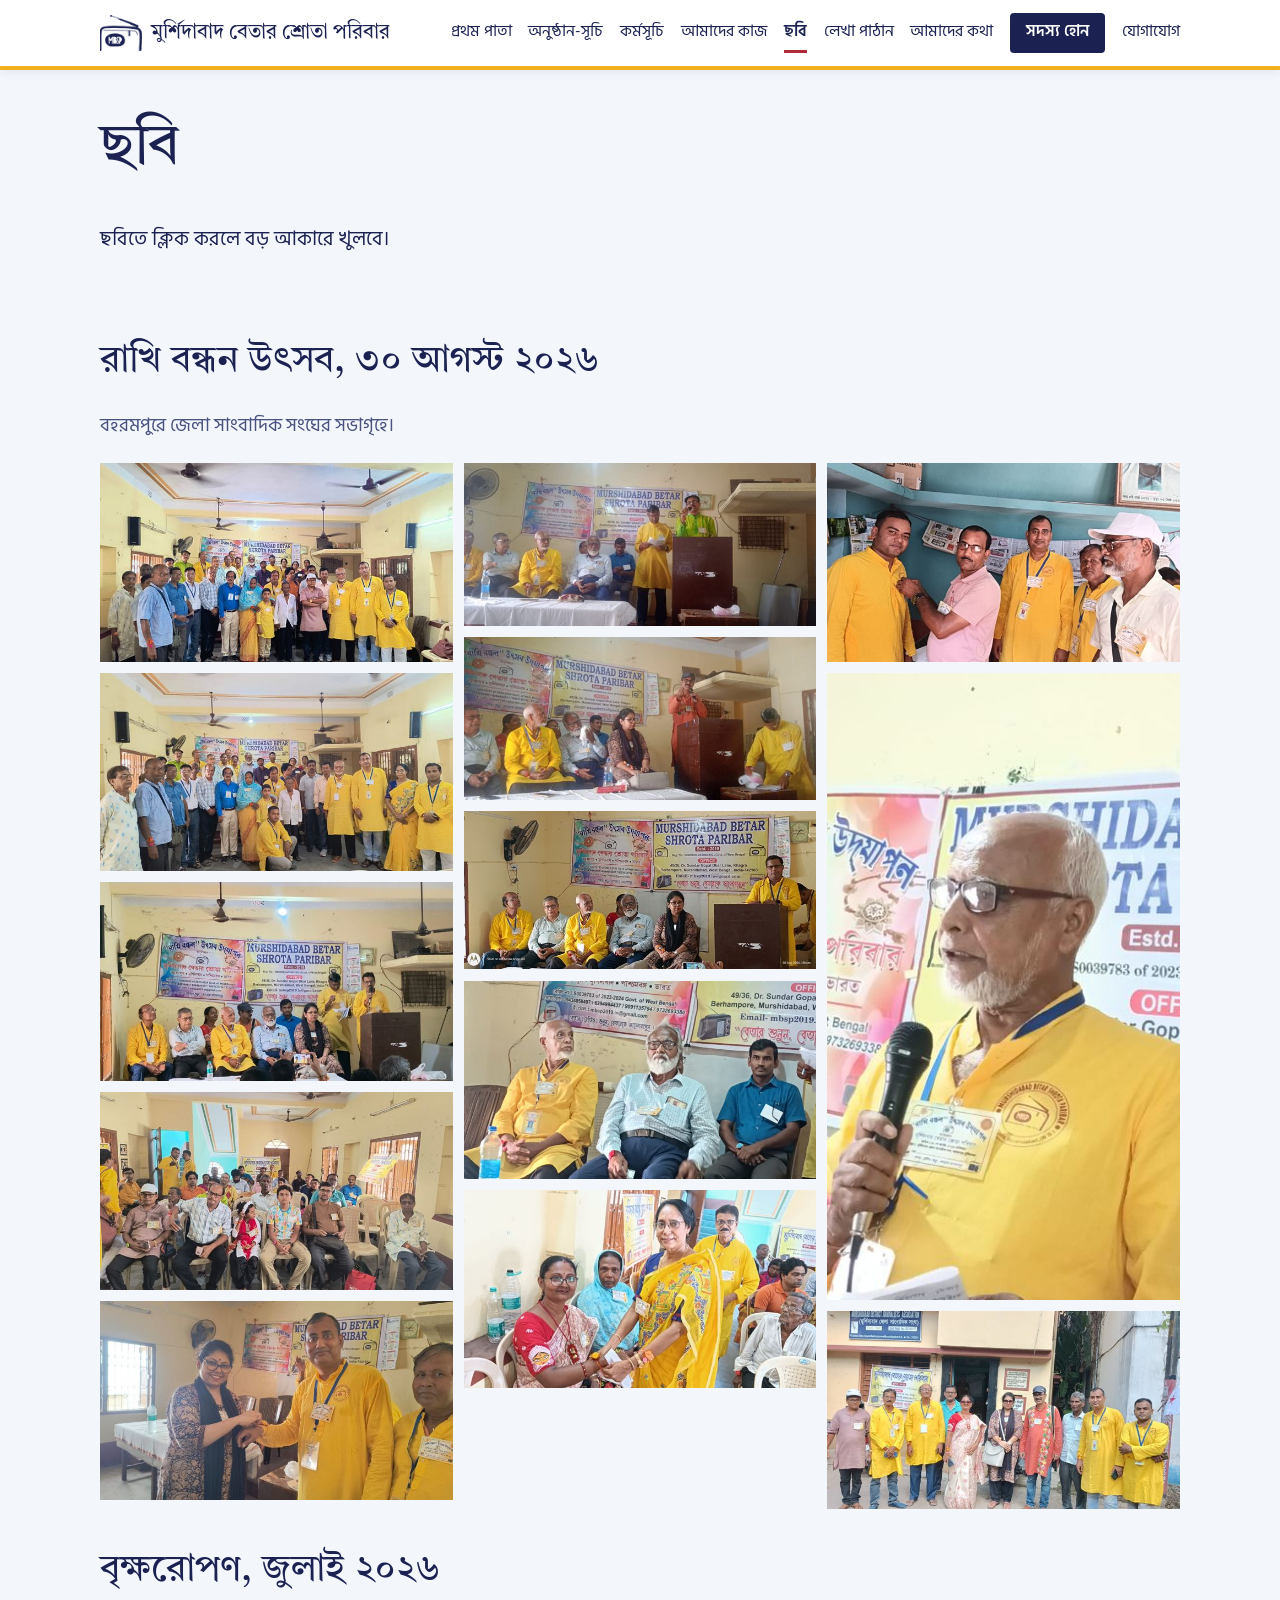
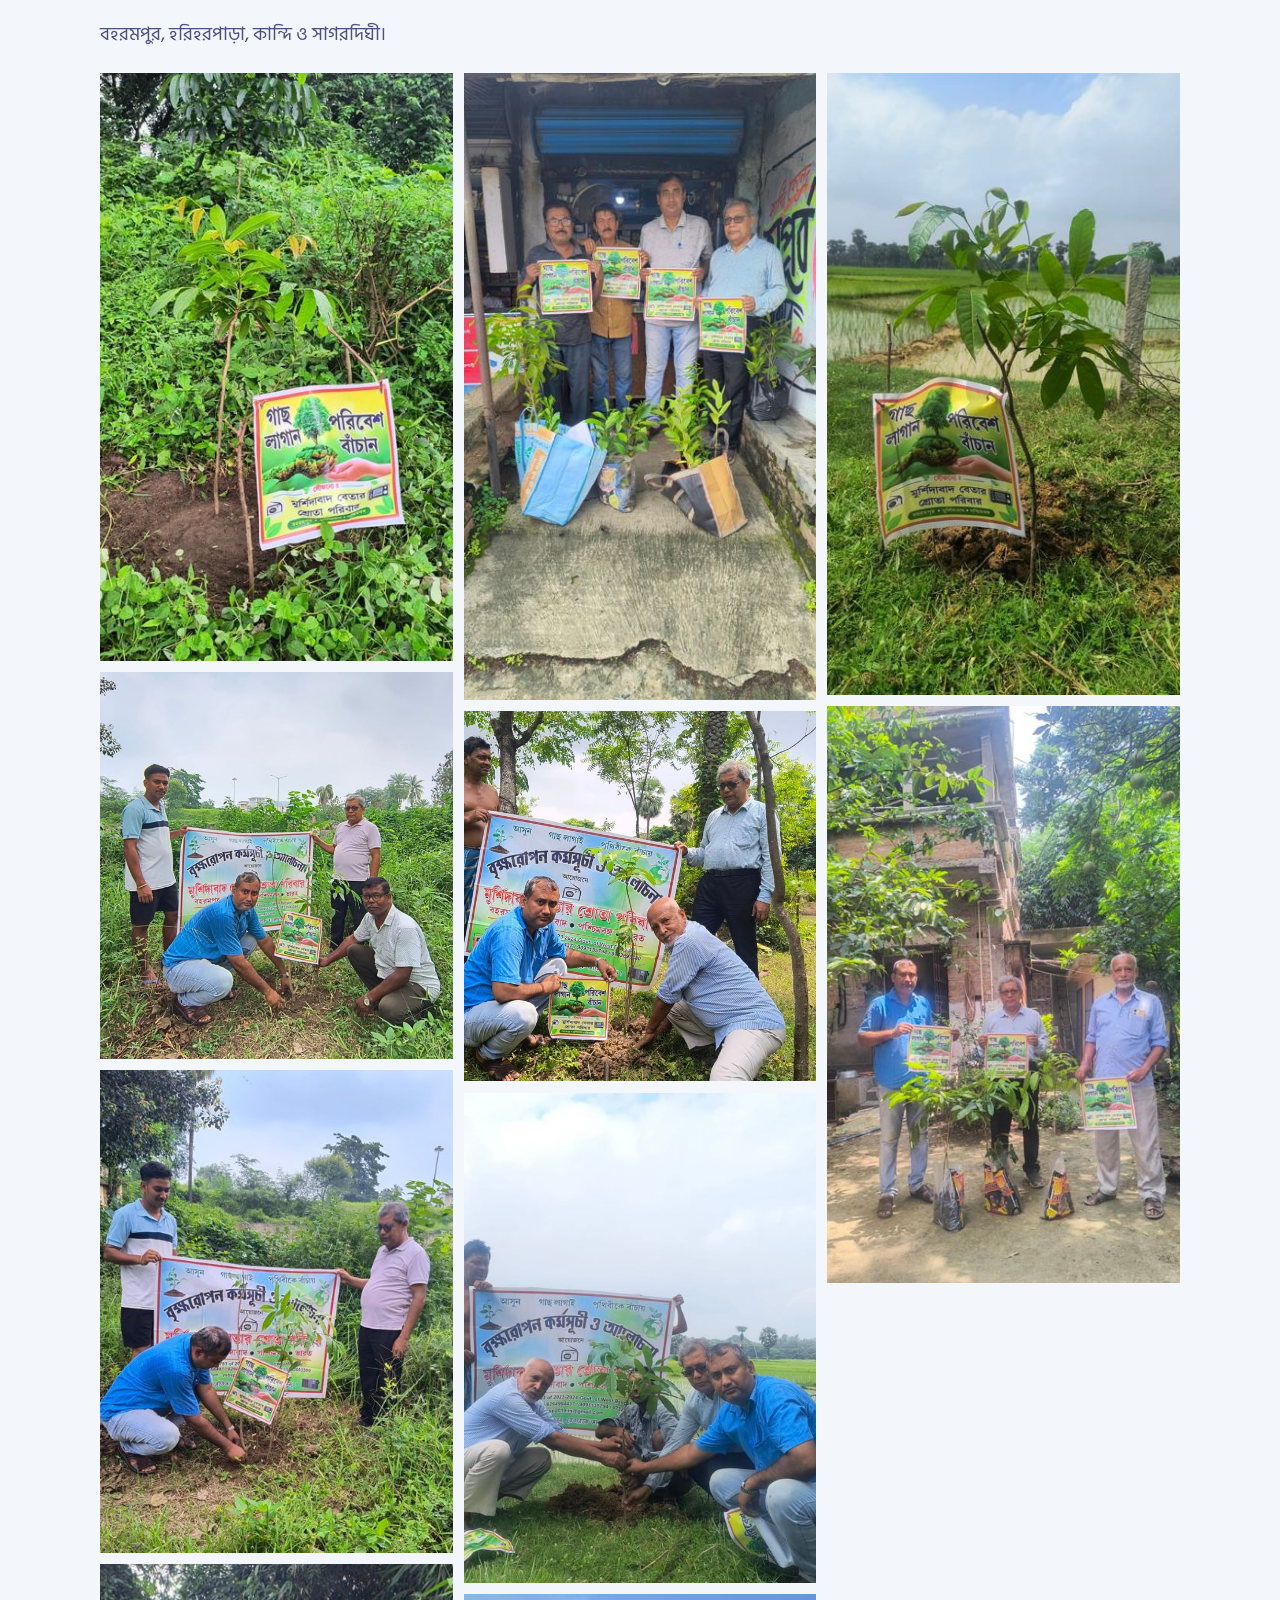
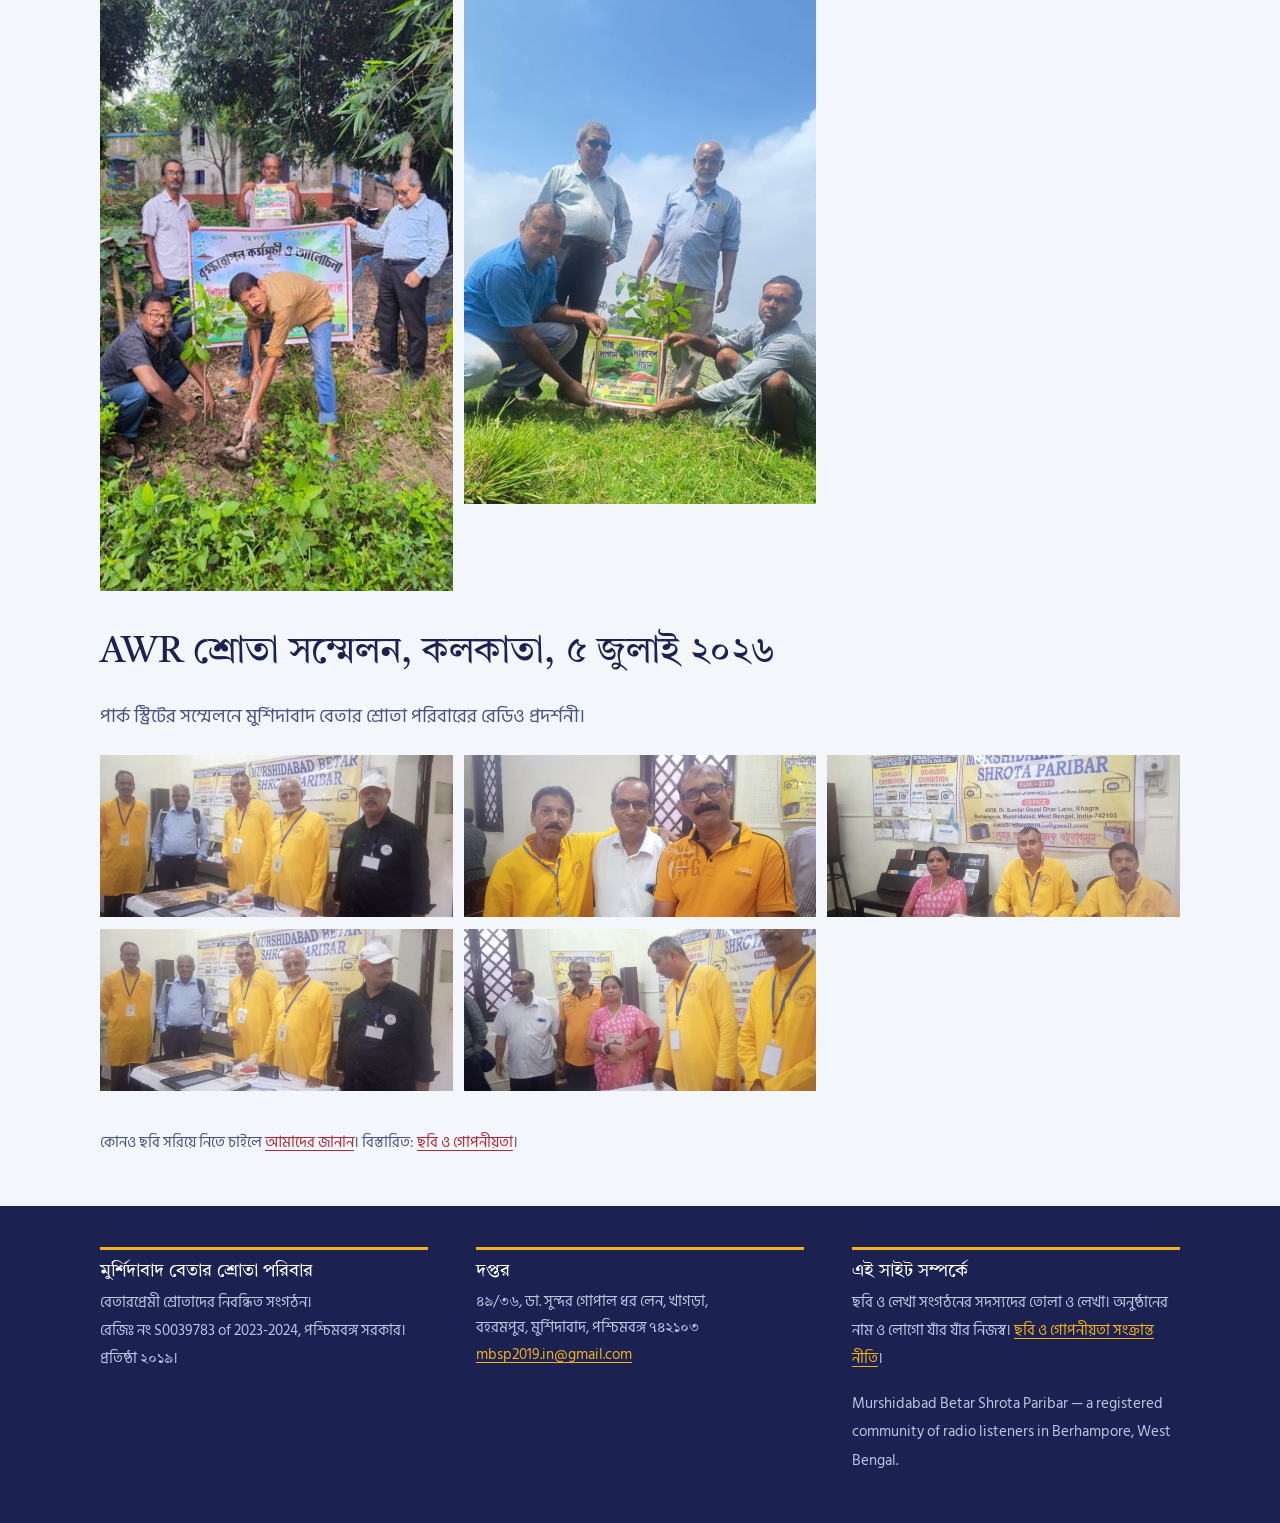
<file: gallery.html>
<!doctype html>
<html lang="bn">
<head>
<meta charset="utf-8">
<meta name="viewport" content="width=device-width, initial-scale=1">
<title>ছবি — মুর্শিদাবাদ বেতার শ্রোতা পরিবার</title>
<meta name="description" content="রাখি বন্ধন উৎসব, বৃক্ষরোপণ কর্মসূচি ও AWR শ্রোতা সম্মেলনের ছবি।">
<meta name="theme-color" content="#F2B01E">
<link rel="icon" type="image/png" href="assets/img/logo.png">
<link rel="stylesheet" href="assets/style.css?v=15">
</head>
<body>
<a class="skip" href="#main">মূল অংশে যান</a>
<header class="site-head">
  <div class="wrap">
    <a class="brand" href="index.html" aria-label="মুর্শিদাবাদ বেতার শ্রোতা পরিবার — প্রথম পাতা" title="মুর্শিদাবাদ বেতার শ্রোতা পরিবার"><img src="assets/img/logo.png" alt="" width="52" height="45"><span class="full">মুর্শিদাবাদ বেতার শ্রোতা পরিবার</span><span class="mbsp">MBSP</span></a>
    <input type="checkbox" id="navtoggle" class="navtoggle" aria-label="মেনু খুলুন বা বন্ধ করুন">
    <label for="navtoggle" class="menubtn">মেনু</label>
    <nav class="nav" aria-label="প্রধান মেনু"><a href="index.html">প্রথম পাতা</a><a href="programmes.html">অনুষ্ঠান-সূচি</a><a href="events.html">কর্মসূচি</a><a href="work.html">আমাদের কাজ</a><a href="gallery.html" aria-current="page">ছবি</a><a href="write.html">লেখা পাঠান</a><a href="about.html">আমাদের কথা</a><a href="join.html" class="cta">সদস্য হোন</a><a href="contact.html">যোগাযোগ</a></nav>
  </div>
</header>
<main id="main">

<div class="wrap">
  <div class="page-head">
    <h1>ছবি</h1>
    <p>ছবিতে ক্লিক করলে বড় আকারে খুলবে।</p>
  </div>
  <h2 style="margin-top:2.4rem">রাখি বন্ধন উৎসব, ৩০ আগস্ট ২০২৬</h2><p class="muted">বহরমপুরে জেলা সাংবাদিক সংঘের সভাগৃহে।</p><div class="masonry"><figure><a href="#lb8" aria-label="রাখি বন্ধন উৎসবের ছবি — বড় করে দেখুন"><img src="assets/img/rakhi-01-s.jpg" alt="রাখি বন্ধন উৎসবের ছবি" loading="lazy" width="640" height="427"></a><div class="lb" id="lb8" role="dialog" aria-label="রাখি বন্ধন উৎসবের ছবি"><a class="lb-bg" href="#!" aria-label="বন্ধ করুন"></a><img src="assets/img/rakhi-01.jpg" alt="রাখি বন্ধন উৎসবের ছবি" loading="lazy"><a class="lb-x" href="#!">✕ বন্ধ করুন</a></div></figure><figure><a href="#lb9" aria-label="রাখি বন্ধন উৎসবের ছবি — বড় করে দেখুন"><img src="assets/img/rakhi-02-s.jpg" alt="রাখি বন্ধন উৎসবের ছবি" loading="lazy" width="640" height="427"></a><div class="lb" id="lb9" role="dialog" aria-label="রাখি বন্ধন উৎসবের ছবি"><a class="lb-bg" href="#!" aria-label="বন্ধ করুন"></a><img src="assets/img/rakhi-02.jpg" alt="রাখি বন্ধন উৎসবের ছবি" loading="lazy"><a class="lb-x" href="#!">✕ বন্ধ করুন</a></div></figure><figure><a href="#lb10" aria-label="রাখি বন্ধন উৎসবের ছবি — বড় করে দেখুন"><img src="assets/img/rakhi-03-s.jpg" alt="রাখি বন্ধন উৎসবের ছবি" loading="lazy" width="640" height="427"></a><div class="lb" id="lb10" role="dialog" aria-label="রাখি বন্ধন উৎসবের ছবি"><a class="lb-bg" href="#!" aria-label="বন্ধ করুন"></a><img src="assets/img/rakhi-03.jpg" alt="রাখি বন্ধন উৎসবের ছবি" loading="lazy"><a class="lb-x" href="#!">✕ বন্ধ করুন</a></div></figure><figure><a href="#lb11" aria-label="রাখি বন্ধন উৎসবের ছবি — বড় করে দেখুন"><img src="assets/img/rakhi-04-s.jpg" alt="রাখি বন্ধন উৎসবের ছবি" loading="lazy" width="640" height="427"></a><div class="lb" id="lb11" role="dialog" aria-label="রাখি বন্ধন উৎসবের ছবি"><a class="lb-bg" href="#!" aria-label="বন্ধ করুন"></a><img src="assets/img/rakhi-04.jpg" alt="রাখি বন্ধন উৎসবের ছবি" loading="lazy"><a class="lb-x" href="#!">✕ বন্ধ করুন</a></div></figure><figure><a href="#lb12" aria-label="রাখি বন্ধন উৎসবের ছবি — বড় করে দেখুন"><img src="assets/img/rakhi-05-s.jpg" alt="রাখি বন্ধন উৎসবের ছবি" loading="lazy" width="640" height="427"></a><div class="lb" id="lb12" role="dialog" aria-label="রাখি বন্ধন উৎসবের ছবি"><a class="lb-bg" href="#!" aria-label="বন্ধ করুন"></a><img src="assets/img/rakhi-05.jpg" alt="রাখি বন্ধন উৎসবের ছবি" loading="lazy"><a class="lb-x" href="#!">✕ বন্ধ করুন</a></div></figure><figure><a href="#lb13" aria-label="রাখি বন্ধন উৎসবের ছবি — বড় করে দেখুন"><img src="assets/img/rakhi-06-s.jpg" alt="রাখি বন্ধন উৎসবের ছবি" loading="lazy" width="640" height="427"></a><div class="lb" id="lb13" role="dialog" aria-label="রাখি বন্ধন উৎসবের ছবি"><a class="lb-bg" href="#!" aria-label="বন্ধ করুন"></a><img src="assets/img/rakhi-06.jpg" alt="রাখি বন্ধন উৎসবের ছবি" loading="lazy"><a class="lb-x" href="#!">✕ বন্ধ করুন</a></div></figure><figure><a href="#lb14" aria-label="রাখি বন্ধন উৎসবের ছবি — বড় করে দেখুন"><img src="assets/img/rakhi-07-s.jpg" alt="রাখি বন্ধন উৎসবের ছবি" loading="lazy" width="640" height="427"></a><div class="lb" id="lb14" role="dialog" aria-label="রাখি বন্ধন উৎসবের ছবি"><a class="lb-bg" href="#!" aria-label="বন্ধ করুন"></a><img src="assets/img/rakhi-07.jpg" alt="রাখি বন্ধন উৎসবের ছবি" loading="lazy"><a class="lb-x" href="#!">✕ বন্ধ করুন</a></div></figure><figure><a href="#lb15" aria-label="রাখি বন্ধন উৎসবের ছবি — বড় করে দেখুন"><img src="assets/img/rakhi-08-s.jpg" alt="রাখি বন্ধন উৎসবের ছবি" loading="lazy" width="640" height="427"></a><div class="lb" id="lb15" role="dialog" aria-label="রাখি বন্ধন উৎসবের ছবি"><a class="lb-bg" href="#!" aria-label="বন্ধ করুন"></a><img src="assets/img/rakhi-08.jpg" alt="রাখি বন্ধন উৎসবের ছবি" loading="lazy"><a class="lb-x" href="#!">✕ বন্ধ করুন</a></div></figure><figure><a href="#lb16" aria-label="রাখি বন্ধন উৎসবের ছবি — বড় করে দেখুন"><img src="assets/img/rakhi-09-s.jpg" alt="রাখি বন্ধন উৎসবের ছবি" loading="lazy" width="640" height="427"></a><div class="lb" id="lb16" role="dialog" aria-label="রাখি বন্ধন উৎসবের ছবি"><a class="lb-bg" href="#!" aria-label="বন্ধ করুন"></a><img src="assets/img/rakhi-09.jpg" alt="রাখি বন্ধন উৎসবের ছবি" loading="lazy"><a class="lb-x" href="#!">✕ বন্ধ করুন</a></div></figure><figure><a href="#lb17" aria-label="রাখি বন্ধন উৎসবের ছবি — বড় করে দেখুন"><img src="assets/img/rakhi-10-s.jpg" alt="রাখি বন্ধন উৎসবের ছবি" loading="lazy" width="640" height="427"></a><div class="lb" id="lb17" role="dialog" aria-label="রাখি বন্ধন উৎসবের ছবি"><a class="lb-bg" href="#!" aria-label="বন্ধ করুন"></a><img src="assets/img/rakhi-10.jpg" alt="রাখি বন্ধন উৎসবের ছবি" loading="lazy"><a class="lb-x" href="#!">✕ বন্ধ করুন</a></div></figure><figure><a href="#lb18" aria-label="রাখি বন্ধন উৎসবের ছবি — বড় করে দেখুন"><img src="assets/img/rakhi-11-s.jpg" alt="রাখি বন্ধন উৎসবের ছবি" loading="lazy" width="640" height="427"></a><div class="lb" id="lb18" role="dialog" aria-label="রাখি বন্ধন উৎসবের ছবি"><a class="lb-bg" href="#!" aria-label="বন্ধ করুন"></a><img src="assets/img/rakhi-11.jpg" alt="রাখি বন্ধন উৎসবের ছবি" loading="lazy"><a class="lb-x" href="#!">✕ বন্ধ করুন</a></div></figure><figure><a href="#lb19" aria-label="রাখি বন্ধন উৎসবের ছবি — বড় করে দেখুন"><img src="assets/img/rakhi-12-s.jpg" alt="রাখি বন্ধন উৎসবের ছবি" loading="lazy" width="640" height="427"></a><div class="lb" id="lb19" role="dialog" aria-label="রাখি বন্ধন উৎসবের ছবি"><a class="lb-bg" href="#!" aria-label="বন্ধ করুন"></a><img src="assets/img/rakhi-12.jpg" alt="রাখি বন্ধন উৎসবের ছবি" loading="lazy"><a class="lb-x" href="#!">✕ বন্ধ করুন</a></div></figure><figure><a href="#lb20" aria-label="রাখি বন্ধন উৎসবের ছবি — বড় করে দেখুন"><img src="assets/img/rakhi-13-s.jpg" alt="রাখি বন্ধন উৎসবের ছবি" loading="lazy" width="640" height="427"></a><div class="lb" id="lb20" role="dialog" aria-label="রাখি বন্ধন উৎসবের ছবি"><a class="lb-bg" href="#!" aria-label="বন্ধ করুন"></a><img src="assets/img/rakhi-13.jpg" alt="রাখি বন্ধন উৎসবের ছবি" loading="lazy"><a class="lb-x" href="#!">✕ বন্ধ করুন</a></div></figure></div>
  <h2 style="margin-top:2.4rem">বৃক্ষরোপণ, জুলাই ২০২৬</h2><p class="muted">বহরমপুর, হরিহরপাড়া, কান্দি ও সাগরদিঘী।</p><div class="masonry"><figure><a href="#lb21" aria-label="বৃক্ষরোপণ কর্মসূচির ছবি — বড় করে দেখুন"><img src="assets/img/tree-01-s.jpg" alt="বৃক্ষরোপণ কর্মসূচির ছবি" loading="lazy" width="640" height="427"></a><div class="lb" id="lb21" role="dialog" aria-label="বৃক্ষরোপণ কর্মসূচির ছবি"><a class="lb-bg" href="#!" aria-label="বন্ধ করুন"></a><img src="assets/img/tree-01.jpg" alt="বৃক্ষরোপণ কর্মসূচির ছবি" loading="lazy"><a class="lb-x" href="#!">✕ বন্ধ করুন</a></div></figure><figure><a href="#lb22" aria-label="বৃক্ষরোপণ কর্মসূচির ছবি — বড় করে দেখুন"><img src="assets/img/tree-02-s.jpg" alt="বৃক্ষরোপণ কর্মসূচির ছবি" loading="lazy" width="640" height="427"></a><div class="lb" id="lb22" role="dialog" aria-label="বৃক্ষরোপণ কর্মসূচির ছবি"><a class="lb-bg" href="#!" aria-label="বন্ধ করুন"></a><img src="assets/img/tree-02.jpg" alt="বৃক্ষরোপণ কর্মসূচির ছবি" loading="lazy"><a class="lb-x" href="#!">✕ বন্ধ করুন</a></div></figure><figure><a href="#lb23" aria-label="বৃক্ষরোপণ কর্মসূচির ছবি — বড় করে দেখুন"><img src="assets/img/tree-03-s.jpg" alt="বৃক্ষরোপণ কর্মসূচির ছবি" loading="lazy" width="640" height="427"></a><div class="lb" id="lb23" role="dialog" aria-label="বৃক্ষরোপণ কর্মসূচির ছবি"><a class="lb-bg" href="#!" aria-label="বন্ধ করুন"></a><img src="assets/img/tree-03.jpg" alt="বৃক্ষরোপণ কর্মসূচির ছবি" loading="lazy"><a class="lb-x" href="#!">✕ বন্ধ করুন</a></div></figure><figure><a href="#lb24" aria-label="বৃক্ষরোপণ কর্মসূচির ছবি — বড় করে দেখুন"><img src="assets/img/tree-04-s.jpg" alt="বৃক্ষরোপণ কর্মসূচির ছবি" loading="lazy" width="640" height="427"></a><div class="lb" id="lb24" role="dialog" aria-label="বৃক্ষরোপণ কর্মসূচির ছবি"><a class="lb-bg" href="#!" aria-label="বন্ধ করুন"></a><img src="assets/img/tree-04.jpg" alt="বৃক্ষরোপণ কর্মসূচির ছবি" loading="lazy"><a class="lb-x" href="#!">✕ বন্ধ করুন</a></div></figure><figure><a href="#lb25" aria-label="বৃক্ষরোপণ কর্মসূচির ছবি — বড় করে দেখুন"><img src="assets/img/tree-05-s.jpg" alt="বৃক্ষরোপণ কর্মসূচির ছবি" loading="lazy" width="640" height="427"></a><div class="lb" id="lb25" role="dialog" aria-label="বৃক্ষরোপণ কর্মসূচির ছবি"><a class="lb-bg" href="#!" aria-label="বন্ধ করুন"></a><img src="assets/img/tree-05.jpg" alt="বৃক্ষরোপণ কর্মসূচির ছবি" loading="lazy"><a class="lb-x" href="#!">✕ বন্ধ করুন</a></div></figure><figure><a href="#lb26" aria-label="বৃক্ষরোপণ কর্মসূচির ছবি — বড় করে দেখুন"><img src="assets/img/tree-06-s.jpg" alt="বৃক্ষরোপণ কর্মসূচির ছবি" loading="lazy" width="640" height="427"></a><div class="lb" id="lb26" role="dialog" aria-label="বৃক্ষরোপণ কর্মসূচির ছবি"><a class="lb-bg" href="#!" aria-label="বন্ধ করুন"></a><img src="assets/img/tree-06.jpg" alt="বৃক্ষরোপণ কর্মসূচির ছবি" loading="lazy"><a class="lb-x" href="#!">✕ বন্ধ করুন</a></div></figure><figure><a href="#lb27" aria-label="বৃক্ষরোপণ কর্মসূচির ছবি — বড় করে দেখুন"><img src="assets/img/tree-07-s.jpg" alt="বৃক্ষরোপণ কর্মসূচির ছবি" loading="lazy" width="640" height="427"></a><div class="lb" id="lb27" role="dialog" aria-label="বৃক্ষরোপণ কর্মসূচির ছবি"><a class="lb-bg" href="#!" aria-label="বন্ধ করুন"></a><img src="assets/img/tree-07.jpg" alt="বৃক্ষরোপণ কর্মসূচির ছবি" loading="lazy"><a class="lb-x" href="#!">✕ বন্ধ করুন</a></div></figure><figure><a href="#lb28" aria-label="বৃক্ষরোপণ কর্মসূচির ছবি — বড় করে দেখুন"><img src="assets/img/tree-08-s.jpg" alt="বৃক্ষরোপণ কর্মসূচির ছবি" loading="lazy" width="640" height="427"></a><div class="lb" id="lb28" role="dialog" aria-label="বৃক্ষরোপণ কর্মসূচির ছবি"><a class="lb-bg" href="#!" aria-label="বন্ধ করুন"></a><img src="assets/img/tree-08.jpg" alt="বৃক্ষরোপণ কর্মসূচির ছবি" loading="lazy"><a class="lb-x" href="#!">✕ বন্ধ করুন</a></div></figure><figure><a href="#lb29" aria-label="বৃক্ষরোপণ কর্মসূচির ছবি — বড় করে দেখুন"><img src="assets/img/tree-09-s.jpg" alt="বৃক্ষরোপণ কর্মসূচির ছবি" loading="lazy" width="640" height="427"></a><div class="lb" id="lb29" role="dialog" aria-label="বৃক্ষরোপণ কর্মসূচির ছবি"><a class="lb-bg" href="#!" aria-label="বন্ধ করুন"></a><img src="assets/img/tree-09.jpg" alt="বৃক্ষরোপণ কর্মসূচির ছবি" loading="lazy"><a class="lb-x" href="#!">✕ বন্ধ করুন</a></div></figure><figure><a href="#lb30" aria-label="বৃক্ষরোপণ কর্মসূচির ছবি — বড় করে দেখুন"><img src="assets/img/tree-10-s.jpg" alt="বৃক্ষরোপণ কর্মসূচির ছবি" loading="lazy" width="640" height="427"></a><div class="lb" id="lb30" role="dialog" aria-label="বৃক্ষরোপণ কর্মসূচির ছবি"><a class="lb-bg" href="#!" aria-label="বন্ধ করুন"></a><img src="assets/img/tree-10.jpg" alt="বৃক্ষরোপণ কর্মসূচির ছবি" loading="lazy"><a class="lb-x" href="#!">✕ বন্ধ করুন</a></div></figure></div>
  <h2 style="margin-top:2.4rem">AWR শ্রোতা সম্মেলন, কলকাতা, ৫ জুলাই ২০২৬</h2><p class="muted">পার্ক স্ট্রিটের সম্মেলনে মুর্শিদাবাদ বেতার শ্রোতা পরিবারের রেডিও প্রদর্শনী।</p><div class="masonry"><figure><a href="#lb31" aria-label="AWR শ্রোতা সম্মেলনে সংগঠনের স্টল — বড় করে দেখুন"><img src="assets/img/awr-01-s.jpg" alt="AWR শ্রোতা সম্মেলনে সংগঠনের স্টল" loading="lazy" width="640" height="427"></a><div class="lb" id="lb31" role="dialog" aria-label="AWR শ্রোতা সম্মেলনে সংগঠনের স্টল"><a class="lb-bg" href="#!" aria-label="বন্ধ করুন"></a><img src="assets/img/awr-01.jpg" alt="AWR শ্রোতা সম্মেলনে সংগঠনের স্টল" loading="lazy"><a class="lb-x" href="#!">✕ বন্ধ করুন</a></div></figure><figure><a href="#lb32" aria-label="AWR শ্রোতা সম্মেলনে সংগঠনের স্টল — বড় করে দেখুন"><img src="assets/img/awr-02-s.jpg" alt="AWR শ্রোতা সম্মেলনে সংগঠনের স্টল" loading="lazy" width="640" height="427"></a><div class="lb" id="lb32" role="dialog" aria-label="AWR শ্রোতা সম্মেলনে সংগঠনের স্টল"><a class="lb-bg" href="#!" aria-label="বন্ধ করুন"></a><img src="assets/img/awr-02.jpg" alt="AWR শ্রোতা সম্মেলনে সংগঠনের স্টল" loading="lazy"><a class="lb-x" href="#!">✕ বন্ধ করুন</a></div></figure><figure><a href="#lb33" aria-label="AWR শ্রোতা সম্মেলনে সংগঠনের স্টল — বড় করে দেখুন"><img src="assets/img/awr-03-s.jpg" alt="AWR শ্রোতা সম্মেলনে সংগঠনের স্টল" loading="lazy" width="640" height="427"></a><div class="lb" id="lb33" role="dialog" aria-label="AWR শ্রোতা সম্মেলনে সংগঠনের স্টল"><a class="lb-bg" href="#!" aria-label="বন্ধ করুন"></a><img src="assets/img/awr-03.jpg" alt="AWR শ্রোতা সম্মেলনে সংগঠনের স্টল" loading="lazy"><a class="lb-x" href="#!">✕ বন্ধ করুন</a></div></figure><figure><a href="#lb34" aria-label="AWR শ্রোতা সম্মেলনে সংগঠনের স্টল — বড় করে দেখুন"><img src="assets/img/awr-04-s.jpg" alt="AWR শ্রোতা সম্মেলনে সংগঠনের স্টল" loading="lazy" width="640" height="427"></a><div class="lb" id="lb34" role="dialog" aria-label="AWR শ্রোতা সম্মেলনে সংগঠনের স্টল"><a class="lb-bg" href="#!" aria-label="বন্ধ করুন"></a><img src="assets/img/awr-04.jpg" alt="AWR শ্রোতা সম্মেলনে সংগঠনের স্টল" loading="lazy"><a class="lb-x" href="#!">✕ বন্ধ করুন</a></div></figure><figure><a href="#lb35" aria-label="AWR শ্রোতা সম্মেলনে সংগঠনের স্টল — বড় করে দেখুন"><img src="assets/img/awr-05-s.jpg" alt="AWR শ্রোতা সম্মেলনে সংগঠনের স্টল" loading="lazy" width="640" height="427"></a><div class="lb" id="lb35" role="dialog" aria-label="AWR শ্রোতা সম্মেলনে সংগঠনের স্টল"><a class="lb-bg" href="#!" aria-label="বন্ধ করুন"></a><img src="assets/img/awr-05.jpg" alt="AWR শ্রোতা সম্মেলনে সংগঠনের স্টল" loading="lazy"><a class="lb-x" href="#!">✕ বন্ধ করুন</a></div></figure></div>
  <p class="small muted prose" style="margin:2.4rem 0 3rem">কোনও ছবি সরিয়ে নিতে চাইলে <a href="contact.html">আমাদের জানান</a>। বিস্তারিত: <a href="privacy.html">ছবি ও গোপনীয়তা</a>।</p>
</div>

</main>
<footer class="site-foot">
  <div class="wrap">
    <div class="cols">
      <div>
        <h3>মুর্শিদাবাদ বেতার শ্রোতা পরিবার</h3>
        <p class="small">বেতারপ্রেমী শ্রোতাদের নিবন্ধিত সংগঠন।<br>রেজিঃ নং S0039783 of 2023-2024, পশ্চিমবঙ্গ সরকার।<br>প্রতিষ্ঠা ২০১৯।</p>
      </div>
      <div>
        <h3>দপ্তর</h3>
        <address class="small">৪৯/৩৬, ডা. সুন্দর গোপাল ধর লেন, খাগড়া,<br>বহরমপুর, মুর্শিদাবাদ, পশ্চিমবঙ্গ ৭৪২১০৩</address>
        <p class="small"><a href="mailto:mbsp2019.in@gmail.com">mbsp2019.in@gmail.com</a></p>
      </div>
      <div>
        <h3>এই সাইট সম্পর্কে</h3>
        <p class="small">ছবি ও লেখা সংগঠনের সদস্যদের তোলা ও লেখা। অনুষ্ঠানের নাম ও লোগো যাঁর যাঁর নিজস্ব। <a href="privacy.html">ছবি ও গোপনীয়তা সংক্রান্ত নীতি</a>।</p>
        <p class="small" lang="en">Murshidabad Betar Shrota Paribar — a registered community of radio listeners in Berhampore, West Bengal.</p>
      </div>
    </div>
  </div>
</footer>
</body>
</html>
</file>
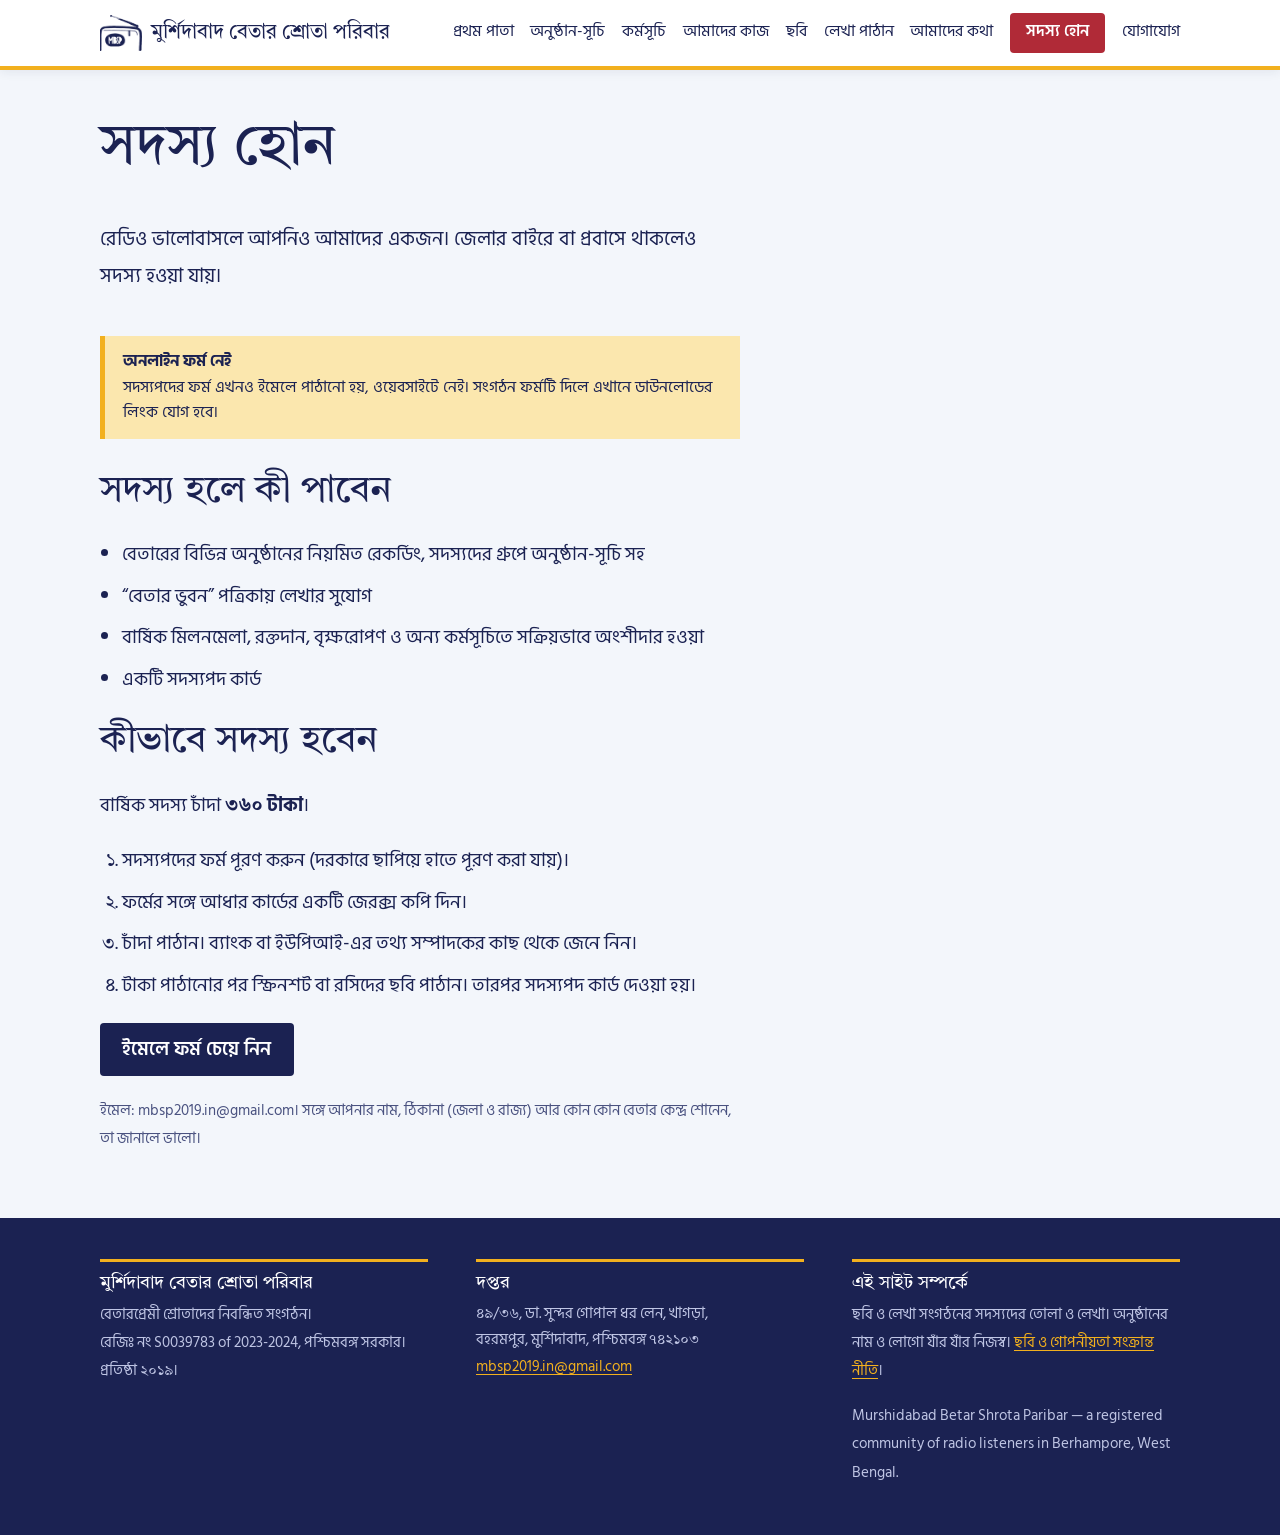
<file: join.html>
<!doctype html>
<html lang="bn">
<head>
<meta charset="utf-8">
<meta name="viewport" content="width=device-width, initial-scale=1">
<title>সদস্য হোন — মুর্শিদাবাদ বেতার শ্রোতা পরিবার</title>
<meta name="description" content="মুর্শিদাবাদ বেতার শ্রোতা পরিবারের সদস্য হওয়ার নিয়ম ও সুবিধা।">
<meta name="theme-color" content="#F2B01E">
<link rel="icon" type="image/png" href="assets/img/logo.png">
<link rel="stylesheet" href="assets/style.css?v=15">
</head>
<body>
<a class="skip" href="#main">মূল অংশে যান</a>
<header class="site-head">
  <div class="wrap">
    <a class="brand" href="index.html" aria-label="মুর্শিদাবাদ বেতার শ্রোতা পরিবার — প্রথম পাতা" title="মুর্শিদাবাদ বেতার শ্রোতা পরিবার"><img src="assets/img/logo.png" alt="" width="52" height="45"><span class="full">মুর্শিদাবাদ বেতার শ্রোতা পরিবার</span><span class="mbsp">MBSP</span></a>
    <input type="checkbox" id="navtoggle" class="navtoggle" aria-label="মেনু খুলুন বা বন্ধ করুন">
    <label for="navtoggle" class="menubtn">মেনু</label>
    <nav class="nav" aria-label="প্রধান মেনু"><a href="index.html">প্রথম পাতা</a><a href="programmes.html">অনুষ্ঠান-সূচি</a><a href="events.html">কর্মসূচি</a><a href="work.html">আমাদের কাজ</a><a href="gallery.html">ছবি</a><a href="write.html">লেখা পাঠান</a><a href="about.html">আমাদের কথা</a><a href="join.html" aria-current="page" class="cta">সদস্য হোন</a><a href="contact.html">যোগাযোগ</a></nav>
  </div>
</header>
<main id="main">

<div class="wrap">
  <div class="page-head">
    <h1>সদস্য হোন</h1>
    <p>রেডিও ভালোবাসলে আপনিও আমাদের একজন। জেলার বাইরে বা প্রবাসে থাকলেও সদস্য হওয়া যায়।</p>
  </div>
  <p class="todo"><strong>অনলাইন ফর্ম নেই</strong>সদস্যপদের ফর্ম এখনও ইমেলে পাঠানো হয়, ওয়েবসাইটে নেই। সংগঠন ফর্মটি দিলে এখানে ডাউনলোডের লিংক যোগ হবে।</p>
  <div class="prose">
    <h2>সদস্য হলে কী পাবেন</h2>
    <ul class="plain">
      <li>বেতারের বিভিন্ন অনুষ্ঠানের নিয়মিত রেকর্ডিং, সদস্যদের গ্রুপে অনুষ্ঠান-সূচি সহ</li>
      <li>“বেতার ভুবন” পত্রিকায় লেখার সুযোগ</li>
      <li>বার্ষিক মিলনমেলা, রক্তদান, বৃক্ষরোপণ ও অন্য কর্মসূচিতে সক্রিয়ভাবে অংশীদার হওয়া</li>
      <li>একটি সদস্যপদ কার্ড</li>
    </ul>
    <h2>কীভাবে সদস্য হবেন</h2>
    <p class="lead">বার্ষিক সদস্য চাঁদা <strong>৩৬০ টাকা</strong>।</p>
    <ol class="plain">
      <li>সদস্যপদের ফর্ম পূরণ করুন (দরকারে ছাপিয়ে হাতে পূরণ করা যায়)।</li>
      <li>ফর্মের সঙ্গে আধার কার্ডের একটি জেরক্স কপি দিন।</li>
      <li>চাঁদা পাঠান। ব্যাংক বা ইউপিআই-এর তথ্য সম্পাদকের কাছ থেকে জেনে নিন।</li>
      <li>টাকা পাঠানোর পর স্ক্রিনশট বা রসিদের ছবি পাঠান। তারপর সদস্যপদ কার্ড দেওয়া হয়।</li>
    </ol>
    <p><a class="btn" href="mailto:mbsp2019.in@gmail.com?subject=সদস্যপদের ফর্ম চাই">ইমেলে ফর্ম চেয়ে নিন</a></p>
    <p class="small muted">ইমেল: mbsp2019.in@gmail.com। সঙ্গে আপনার নাম, ঠিকানা (জেলা ও রাজ্য) আর কোন কোন বেতার কেন্দ্র শোনেন, তা জানালে ভালো।</p>
  </div>
  <div style="height:3rem"></div>
</div>

</main>
<footer class="site-foot">
  <div class="wrap">
    <div class="cols">
      <div>
        <h3>মুর্শিদাবাদ বেতার শ্রোতা পরিবার</h3>
        <p class="small">বেতারপ্রেমী শ্রোতাদের নিবন্ধিত সংগঠন।<br>রেজিঃ নং S0039783 of 2023-2024, পশ্চিমবঙ্গ সরকার।<br>প্রতিষ্ঠা ২০১৯।</p>
      </div>
      <div>
        <h3>দপ্তর</h3>
        <address class="small">৪৯/৩৬, ডা. সুন্দর গোপাল ধর লেন, খাগড়া,<br>বহরমপুর, মুর্শিদাবাদ, পশ্চিমবঙ্গ ৭৪২১০৩</address>
        <p class="small"><a href="mailto:mbsp2019.in@gmail.com">mbsp2019.in@gmail.com</a></p>
      </div>
      <div>
        <h3>এই সাইট সম্পর্কে</h3>
        <p class="small">ছবি ও লেখা সংগঠনের সদস্যদের তোলা ও লেখা। অনুষ্ঠানের নাম ও লোগো যাঁর যাঁর নিজস্ব। <a href="privacy.html">ছবি ও গোপনীয়তা সংক্রান্ত নীতি</a>।</p>
        <p class="small" lang="en">Murshidabad Betar Shrota Paribar — a registered community of radio listeners in Berhampore, West Bengal.</p>
      </div>
    </div>
  </div>
</footer>
</body>
</html>
</file>
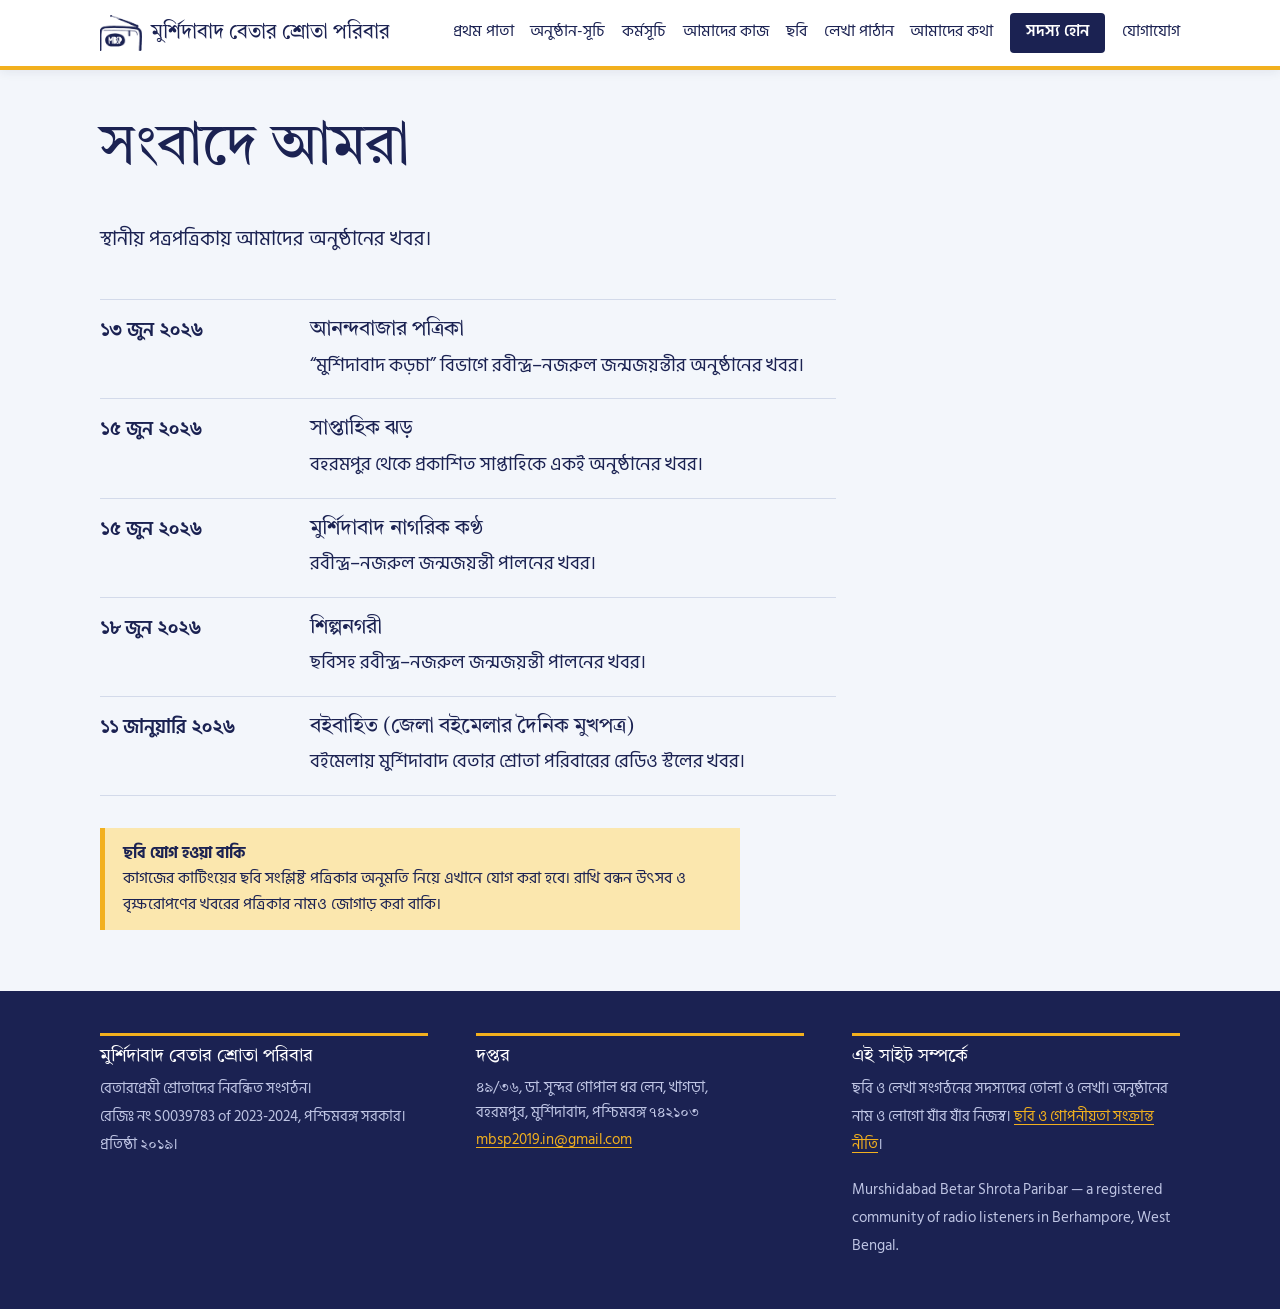
<file: press.html>
<!doctype html>
<html lang="bn">
<head>
<meta charset="utf-8">
<meta name="viewport" content="width=device-width, initial-scale=1">
<title>সংবাদে আমরা — মুর্শিদাবাদ বেতার শ্রোতা পরিবার</title>
<meta name="description" content="স্থানীয় সংবাদপত্রে মুর্শিদাবাদ বেতার শ্রোতা পরিবারের খবর।">
<meta name="theme-color" content="#F2B01E">
<link rel="icon" type="image/png" href="assets/img/logo.png">
<link rel="stylesheet" href="assets/style.css?v=15">
</head>
<body>
<a class="skip" href="#main">মূল অংশে যান</a>
<header class="site-head">
  <div class="wrap">
    <a class="brand" href="index.html" aria-label="মুর্শিদাবাদ বেতার শ্রোতা পরিবার — প্রথম পাতা" title="মুর্শিদাবাদ বেতার শ্রোতা পরিবার"><img src="assets/img/logo.png" alt="" width="52" height="45"><span class="full">মুর্শিদাবাদ বেতার শ্রোতা পরিবার</span><span class="mbsp">MBSP</span></a>
    <input type="checkbox" id="navtoggle" class="navtoggle" aria-label="মেনু খুলুন বা বন্ধ করুন">
    <label for="navtoggle" class="menubtn">মেনু</label>
    <nav class="nav" aria-label="প্রধান মেনু"><a href="index.html">প্রথম পাতা</a><a href="programmes.html">অনুষ্ঠান-সূচি</a><a href="events.html">কর্মসূচি</a><a href="work.html">আমাদের কাজ</a><a href="gallery.html">ছবি</a><a href="write.html">লেখা পাঠান</a><a href="about.html">আমাদের কথা</a><a href="join.html" class="cta">সদস্য হোন</a><a href="contact.html">যোগাযোগ</a></nav>
  </div>
</header>
<main id="main">

<div class="wrap">
  <div class="page-head">
    <h1>সংবাদে আমরা</h1>
    <p>স্থানীয় পত্রপত্রিকায় আমাদের অনুষ্ঠানের খবর।</p>
  </div>
  <ol class="timeline"><li><time>১৩ জুন ২০২৬</time><div><h3>আনন্দবাজার পত্রিকা</h3><p>“মুর্শিদাবাদ কড়চা” বিভাগে রবীন্দ্র–নজরুল জন্মজয়ন্তীর অনুষ্ঠানের খবর।</p></div></li><li><time>১৫ জুন ২০২৬</time><div><h3>সাপ্তাহিক ঝড়</h3><p>বহরমপুর থেকে প্রকাশিত সাপ্তাহিকে একই অনুষ্ঠানের খবর।</p></div></li><li><time>১৫ জুন ২০২৬</time><div><h3>মুর্শিদাবাদ নাগরিক কণ্ঠ</h3><p>রবীন্দ্র–নজরুল জন্মজয়ন্তী পালনের খবর।</p></div></li><li><time>১৮ জুন ২০২৬</time><div><h3>শিল্পনগরী</h3><p>ছবিসহ রবীন্দ্র–নজরুল জন্মজয়ন্তী পালনের খবর।</p></div></li><li><time>১১ জানুয়ারি ২০২৬</time><div><h3>বইবাহিত (জেলা বইমেলার দৈনিক মুখপত্র)</h3><p>বইমেলায় মুর্শিদাবাদ বেতার শ্রোতা পরিবারের রেডিও স্টলের খবর।</p></div></li></ol>
  <p class="todo" style="margin-top:2rem"><strong>ছবি যোগ হওয়া বাকি</strong>কাগজের কাটিংয়ের ছবি সংশ্লিষ্ট পত্রিকার অনুমতি নিয়ে এখানে যোগ করা হবে। রাখি বন্ধন উৎসব ও বৃক্ষরোপণের খবরের পত্রিকার নামও জোগাড় করা বাকি।</p>
</div>
<div style="height:2rem"></div>

</main>
<footer class="site-foot">
  <div class="wrap">
    <div class="cols">
      <div>
        <h3>মুর্শিদাবাদ বেতার শ্রোতা পরিবার</h3>
        <p class="small">বেতারপ্রেমী শ্রোতাদের নিবন্ধিত সংগঠন।<br>রেজিঃ নং S0039783 of 2023-2024, পশ্চিমবঙ্গ সরকার।<br>প্রতিষ্ঠা ২০১৯।</p>
      </div>
      <div>
        <h3>দপ্তর</h3>
        <address class="small">৪৯/৩৬, ডা. সুন্দর গোপাল ধর লেন, খাগড়া,<br>বহরমপুর, মুর্শিদাবাদ, পশ্চিমবঙ্গ ৭৪২১০৩</address>
        <p class="small"><a href="mailto:mbsp2019.in@gmail.com">mbsp2019.in@gmail.com</a></p>
      </div>
      <div>
        <h3>এই সাইট সম্পর্কে</h3>
        <p class="small">ছবি ও লেখা সংগঠনের সদস্যদের তোলা ও লেখা। অনুষ্ঠানের নাম ও লোগো যাঁর যাঁর নিজস্ব। <a href="privacy.html">ছবি ও গোপনীয়তা সংক্রান্ত নীতি</a>।</p>
        <p class="small" lang="en">Murshidabad Betar Shrota Paribar — a registered community of radio listeners in Berhampore, West Bengal.</p>
      </div>
    </div>
  </div>
</footer>
</body>
</html>
</file>
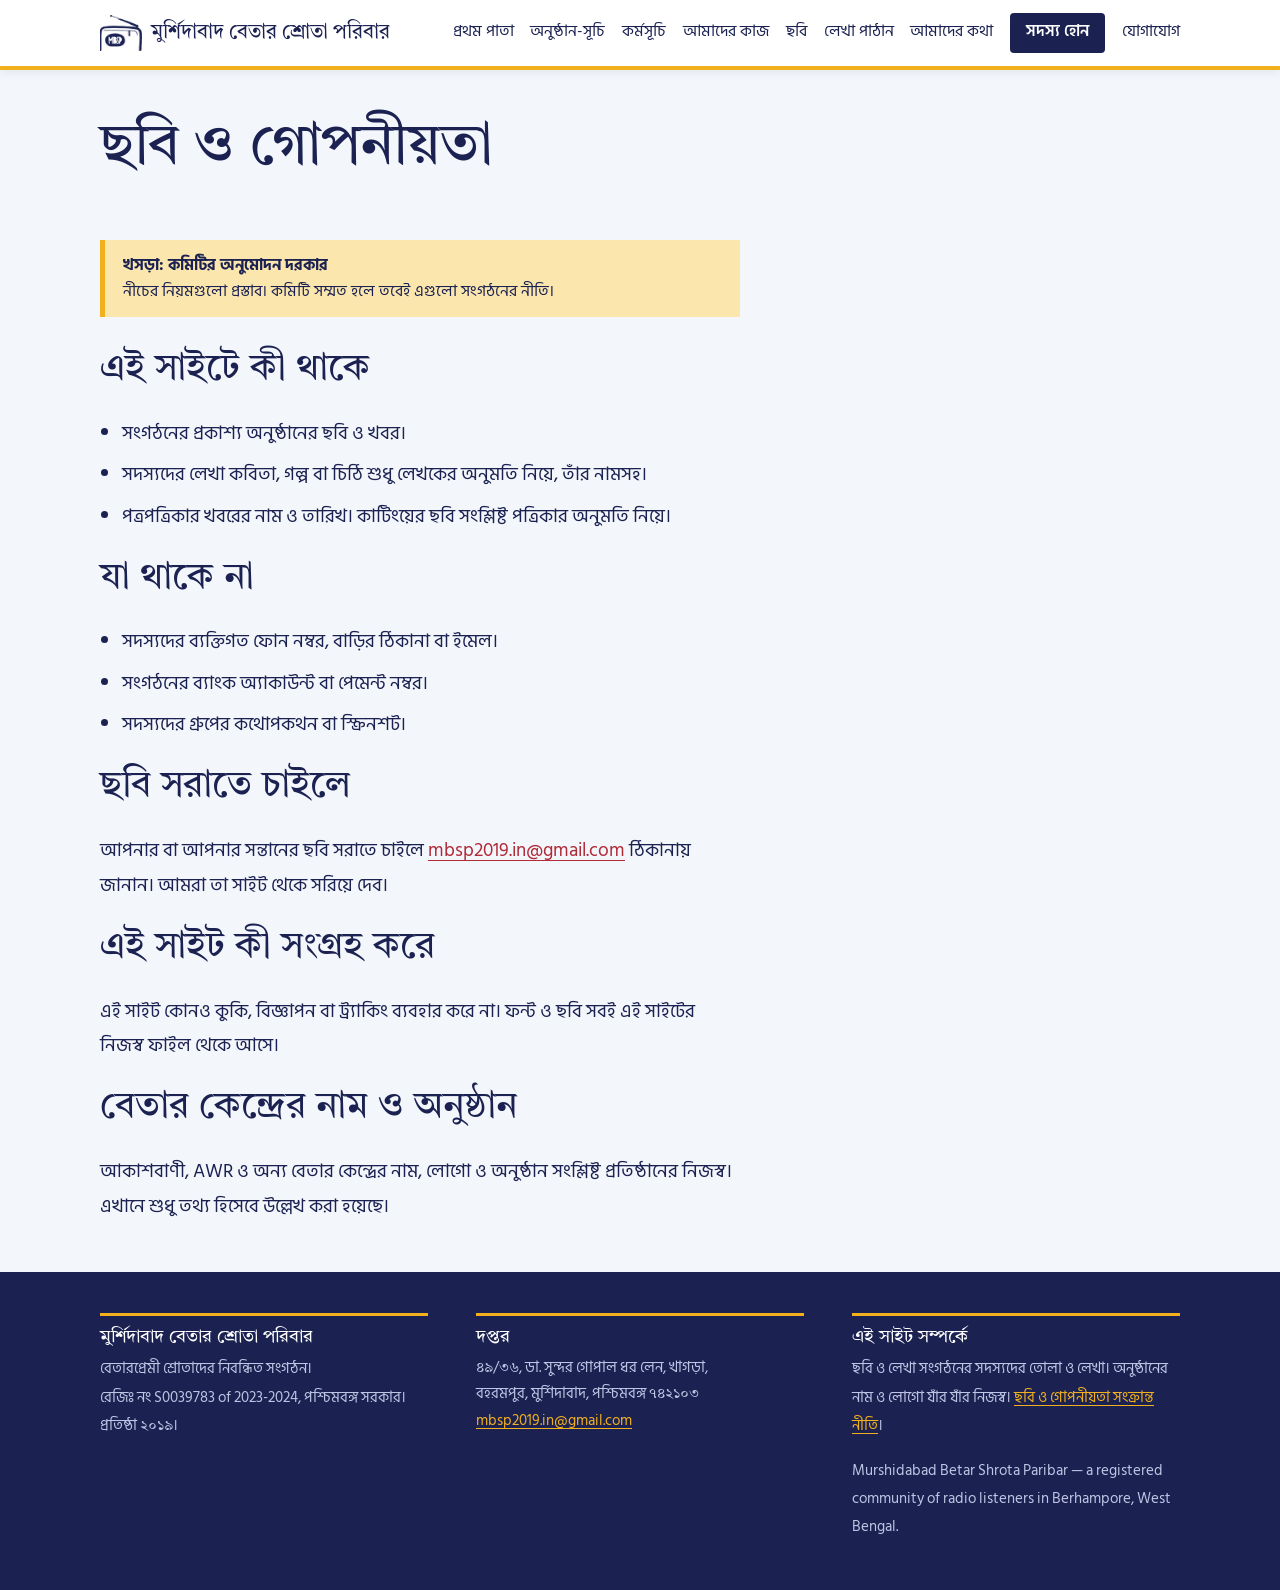
<file: privacy.html>
<!doctype html>
<html lang="bn">
<head>
<meta charset="utf-8">
<meta name="viewport" content="width=device-width, initial-scale=1">
<title>ছবি ও গোপনীয়তা — মুর্শিদাবাদ বেতার শ্রোতা পরিবার</title>
<meta name="description" content="এই সাইটে কী থাকে, কী থাকে না এবং ছবি সরানোর অনুরোধ।">
<meta name="theme-color" content="#F2B01E">
<link rel="icon" type="image/png" href="assets/img/logo.png">
<link rel="stylesheet" href="assets/style.css?v=15">
</head>
<body>
<a class="skip" href="#main">মূল অংশে যান</a>
<header class="site-head">
  <div class="wrap">
    <a class="brand" href="index.html" aria-label="মুর্শিদাবাদ বেতার শ্রোতা পরিবার — প্রথম পাতা" title="মুর্শিদাবাদ বেতার শ্রোতা পরিবার"><img src="assets/img/logo.png" alt="" width="52" height="45"><span class="full">মুর্শিদাবাদ বেতার শ্রোতা পরিবার</span><span class="mbsp">MBSP</span></a>
    <input type="checkbox" id="navtoggle" class="navtoggle" aria-label="মেনু খুলুন বা বন্ধ করুন">
    <label for="navtoggle" class="menubtn">মেনু</label>
    <nav class="nav" aria-label="প্রধান মেনু"><a href="index.html">প্রথম পাতা</a><a href="programmes.html">অনুষ্ঠান-সূচি</a><a href="events.html">কর্মসূচি</a><a href="work.html">আমাদের কাজ</a><a href="gallery.html">ছবি</a><a href="write.html">লেখা পাঠান</a><a href="about.html">আমাদের কথা</a><a href="join.html" class="cta">সদস্য হোন</a><a href="contact.html">যোগাযোগ</a></nav>
  </div>
</header>
<main id="main">

<div class="wrap">
  <div class="page-head">
    <h1>ছবি ও গোপনীয়তা</h1>
  </div>
  <p class="todo"><strong>খসড়া: কমিটির অনুমোদন দরকার</strong>নীচের নিয়মগুলো প্রস্তাব। কমিটি সম্মত হলে তবেই এগুলো সংগঠনের নীতি।</p>
  <div class="prose" style="margin-bottom:3rem">
    <h2>এই সাইটে কী থাকে</h2>
    <ul class="plain">
      <li>সংগঠনের প্রকাশ্য অনুষ্ঠানের ছবি ও খবর।</li>
      <li>সদস্যদের লেখা কবিতা, গল্প বা চিঠি শুধু লেখকের অনুমতি নিয়ে, তাঁর নামসহ।</li>
      <li>পত্রপত্রিকার খবরের নাম ও তারিখ। কাটিংয়ের ছবি সংশ্লিষ্ট পত্রিকার অনুমতি নিয়ে।</li>
    </ul>
    <h2>যা থাকে না</h2>
    <ul class="plain">
      <li>সদস্যদের ব্যক্তিগত ফোন নম্বর, বাড়ির ঠিকানা বা ইমেল।</li>
      <li>সংগঠনের ব্যাংক অ্যাকাউন্ট বা পেমেন্ট নম্বর।</li>
      <li>সদস্যদের গ্রুপের কথোপকথন বা স্ক্রিনশট।</li>
    </ul>
    <h2>ছবি সরাতে চাইলে</h2>
    <p>আপনার বা আপনার সন্তানের ছবি সরাতে চাইলে <a href="mailto:mbsp2019.in@gmail.com">mbsp2019.in@gmail.com</a> ঠিকানায় জানান। আমরা তা সাইট থেকে সরিয়ে দেব।</p>
    <h2>এই সাইট কী সংগ্রহ করে</h2>
    <p>এই সাইট কোনও কুকি, বিজ্ঞাপন বা ট্র্যাকিং ব্যবহার করে না। ফন্ট ও ছবি সবই এই সাইটের নিজস্ব ফাইল থেকে আসে।</p>
    <h2>বেতার কেন্দ্রের নাম ও অনুষ্ঠান</h2>
    <p>আকাশবাণী, AWR ও অন্য বেতার কেন্দ্রের নাম, লোগো ও অনুষ্ঠান সংশ্লিষ্ট প্রতিষ্ঠানের নিজস্ব। এখানে শুধু তথ্য হিসেবে উল্লেখ করা হয়েছে।</p>
  </div>
</div>

</main>
<footer class="site-foot">
  <div class="wrap">
    <div class="cols">
      <div>
        <h3>মুর্শিদাবাদ বেতার শ্রোতা পরিবার</h3>
        <p class="small">বেতারপ্রেমী শ্রোতাদের নিবন্ধিত সংগঠন।<br>রেজিঃ নং S0039783 of 2023-2024, পশ্চিমবঙ্গ সরকার।<br>প্রতিষ্ঠা ২০১৯।</p>
      </div>
      <div>
        <h3>দপ্তর</h3>
        <address class="small">৪৯/৩৬, ডা. সুন্দর গোপাল ধর লেন, খাগড়া,<br>বহরমপুর, মুর্শিদাবাদ, পশ্চিমবঙ্গ ৭৪২১০৩</address>
        <p class="small"><a href="mailto:mbsp2019.in@gmail.com">mbsp2019.in@gmail.com</a></p>
      </div>
      <div>
        <h3>এই সাইট সম্পর্কে</h3>
        <p class="small">ছবি ও লেখা সংগঠনের সদস্যদের তোলা ও লেখা। অনুষ্ঠানের নাম ও লোগো যাঁর যাঁর নিজস্ব। <a href="privacy.html">ছবি ও গোপনীয়তা সংক্রান্ত নীতি</a>।</p>
        <p class="small" lang="en">Murshidabad Betar Shrota Paribar — a registered community of radio listeners in Berhampore, West Bengal.</p>
      </div>
    </div>
  </div>
</footer>
</body>
</html>
</file>
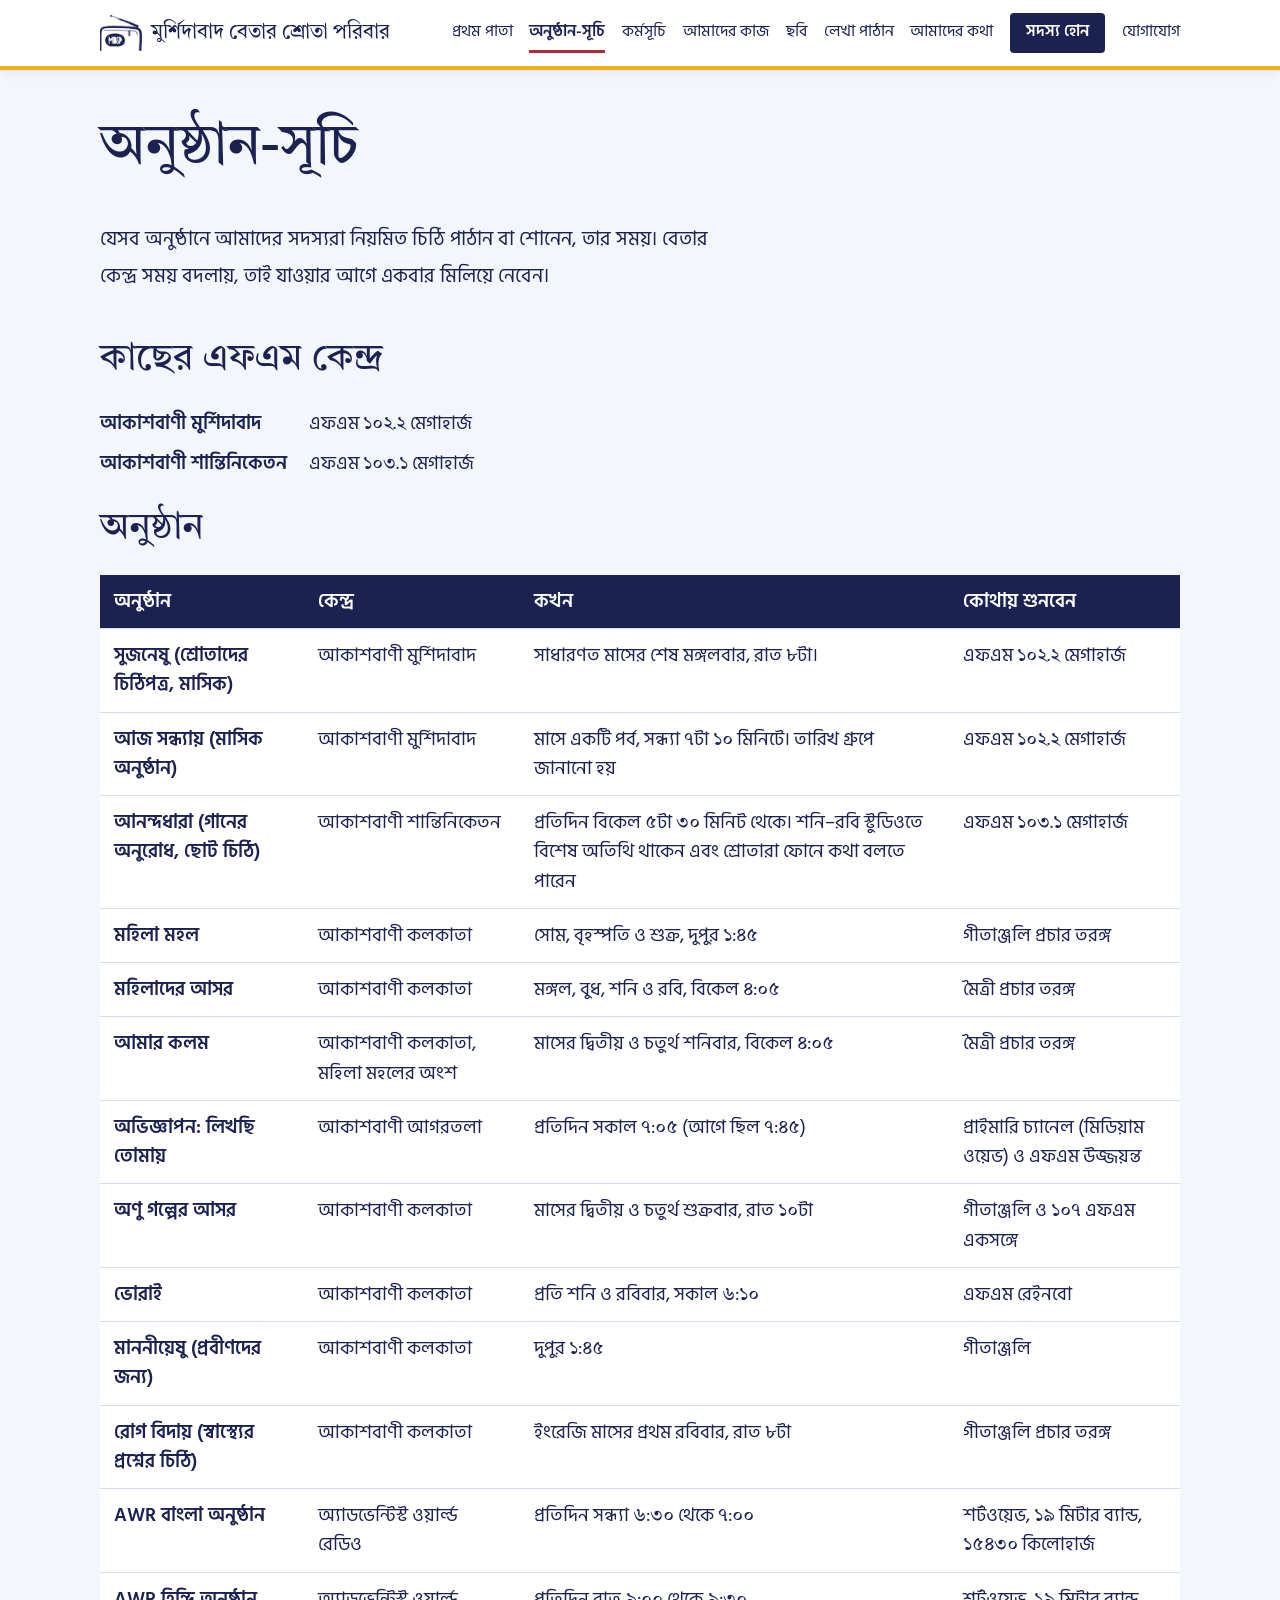
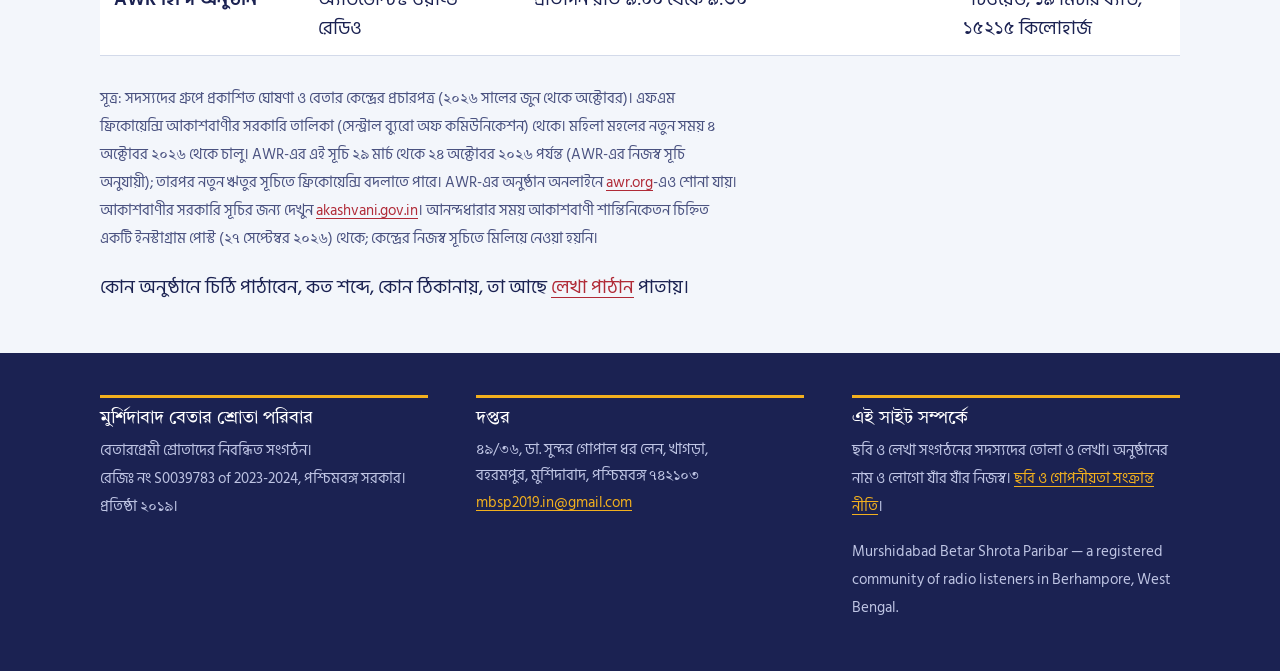
<file: programmes.html>
<!doctype html>
<html lang="bn">
<head>
<meta charset="utf-8">
<meta name="viewport" content="width=device-width, initial-scale=1">
<title>অনুষ্ঠান-সূচি — মুর্শিদাবাদ বেতার শ্রোতা পরিবার</title>
<meta name="description" content="আকাশবাণী কলকাতা, আগরতলা ও AWR-এর বাংলা অনুষ্ঠানের সময় ও কোথায় শুনবেন।">
<meta name="theme-color" content="#F2B01E">
<link rel="icon" type="image/png" href="assets/img/logo.png">
<link rel="stylesheet" href="assets/style.css?v=15">
</head>
<body>
<a class="skip" href="#main">মূল অংশে যান</a>
<header class="site-head">
  <div class="wrap">
    <a class="brand" href="index.html" aria-label="মুর্শিদাবাদ বেতার শ্রোতা পরিবার — প্রথম পাতা" title="মুর্শিদাবাদ বেতার শ্রোতা পরিবার"><img src="assets/img/logo.png" alt="" width="52" height="45"><span class="full">মুর্শিদাবাদ বেতার শ্রোতা পরিবার</span><span class="mbsp">MBSP</span></a>
    <input type="checkbox" id="navtoggle" class="navtoggle" aria-label="মেনু খুলুন বা বন্ধ করুন">
    <label for="navtoggle" class="menubtn">মেনু</label>
    <nav class="nav" aria-label="প্রধান মেনু"><a href="index.html">প্রথম পাতা</a><a href="programmes.html" aria-current="page">অনুষ্ঠান-সূচি</a><a href="events.html">কর্মসূচি</a><a href="work.html">আমাদের কাজ</a><a href="gallery.html">ছবি</a><a href="write.html">লেখা পাঠান</a><a href="about.html">আমাদের কথা</a><a href="join.html" class="cta">সদস্য হোন</a><a href="contact.html">যোগাযোগ</a></nav>
  </div>
</header>
<main id="main">

<div class="wrap">
  <div class="page-head">
    <h1>অনুষ্ঠান-সূচি</h1>
    <p>যেসব অনুষ্ঠানে আমাদের সদস্যরা নিয়মিত চিঠি পাঠান বা শোনেন, তার সময়। বেতার কেন্দ্র সময় বদলায়, তাই যাওয়ার আগে একবার মিলিয়ে নেবেন।</p>
  </div>
  <h2>কাছের এফএম কেন্দ্র</h2>
  <dl class="facts">
    <dt>আকাশবাণী মুর্শিদাবাদ</dt><dd>এফএম ১০২.২ মেগাহার্জ</dd>
    <dt>আকাশবাণী শান্তিনিকেতন</dt><dd>এফএম ১০৩.১ মেগাহার্জ</dd>
  </dl>
  <h2>অনুষ্ঠান</h2>
  <div class="tablewrap">
    <table class="sched">
      <thead><tr><th>অনুষ্ঠান</th><th>কেন্দ্র</th><th>কখন</th><th>কোথায় শুনবেন</th></tr></thead>
      <tbody><tr><td data-label="অনুষ্ঠান">সুজনেষু (শ্রোতাদের চিঠিপত্র, মাসিক)</td><td data-label="কেন্দ্র">আকাশবাণী মুর্শিদাবাদ</td><td data-label="কখন">সাধারণত মাসের শেষ মঙ্গলবার, রাত ৮টা।</td><td data-label="কোথায় শুনবেন">এফএম ১০২.২ মেগাহার্জ</td></tr><tr><td data-label="অনুষ্ঠান">আজ সন্ধ্যায় (মাসিক অনুষ্ঠান)</td><td data-label="কেন্দ্র">আকাশবাণী মুর্শিদাবাদ</td><td data-label="কখন">মাসে একটি পর্ব, সন্ধ্যা ৭টা ১০ মিনিটে। তারিখ গ্রুপে জানানো হয়</td><td data-label="কোথায় শুনবেন">এফএম ১০২.২ মেগাহার্জ</td></tr><tr><td data-label="অনুষ্ঠান">আনন্দধারা (গানের অনুরোধ, ছোট চিঠি)</td><td data-label="কেন্দ্র">আকাশবাণী শান্তিনিকেতন</td><td data-label="কখন">প্রতিদিন বিকেল ৫টা ৩০ মিনিট থেকে। শনি–রবি স্টুডিওতে বিশেষ অতিথি থাকেন এবং শ্রোতারা ফোনে কথা বলতে পারেন</td><td data-label="কোথায় শুনবেন">এফএম ১০৩.১ মেগাহার্জ</td></tr><tr><td data-label="অনুষ্ঠান">মহিলা মহল</td><td data-label="কেন্দ্র">আকাশবাণী কলকাতা</td><td data-label="কখন">সোম, বৃহস্পতি ও শুক্র, দুপুর ১:৪৫</td><td data-label="কোথায় শুনবেন">গীতাঞ্জলি প্রচার তরঙ্গ</td></tr><tr><td data-label="অনুষ্ঠান">মহিলাদের আসর</td><td data-label="কেন্দ্র">আকাশবাণী কলকাতা</td><td data-label="কখন">মঙ্গল, বুধ, শনি ও রবি, বিকেল ৪:০৫</td><td data-label="কোথায় শুনবেন">মৈত্রী প্রচার তরঙ্গ</td></tr><tr><td data-label="অনুষ্ঠান">আমার কলম</td><td data-label="কেন্দ্র">আকাশবাণী কলকাতা, মহিলা মহলের অংশ</td><td data-label="কখন">মাসের দ্বিতীয় ও চতুর্থ শনিবার, বিকেল ৪:০৫</td><td data-label="কোথায় শুনবেন">মৈত্রী প্রচার তরঙ্গ</td></tr><tr><td data-label="অনুষ্ঠান">অভিজ্ঞাপন: লিখছি তোমায়</td><td data-label="কেন্দ্র">আকাশবাণী আগরতলা</td><td data-label="কখন">প্রতিদিন সকাল ৭:০৫ (আগে ছিল ৭:৪৫)</td><td data-label="কোথায় শুনবেন">প্রাইমারি চ্যানেল (মিডিয়াম ওয়েভ) ও এফএম উজ্জয়ন্ত</td></tr><tr><td data-label="অনুষ্ঠান">অণু গল্পের আসর</td><td data-label="কেন্দ্র">আকাশবাণী কলকাতা</td><td data-label="কখন">মাসের দ্বিতীয় ও চতুর্থ শুক্রবার, রাত ১০টা</td><td data-label="কোথায় শুনবেন">গীতাঞ্জলি ও ১০৭ এফএম একসঙ্গে</td></tr><tr><td data-label="অনুষ্ঠান">ভোরাই</td><td data-label="কেন্দ্র">আকাশবাণী কলকাতা</td><td data-label="কখন">প্রতি শনি ও রবিবার, সকাল ৬:১০</td><td data-label="কোথায় শুনবেন">এফএম রেইনবো</td></tr><tr><td data-label="অনুষ্ঠান">মাননীয়েষু (প্রবীণদের জন্য)</td><td data-label="কেন্দ্র">আকাশবাণী কলকাতা</td><td data-label="কখন">দুপুর ১:৪৫</td><td data-label="কোথায় শুনবেন">গীতাঞ্জলি</td></tr><tr><td data-label="অনুষ্ঠান">রোগ বিদায় (স্বাস্থ্যের প্রশ্নের চিঠি)</td><td data-label="কেন্দ্র">আকাশবাণী কলকাতা</td><td data-label="কখন">ইংরেজি মাসের প্রথম রবিবার, রাত ৮টা</td><td data-label="কোথায় শুনবেন">গীতাঞ্জলি প্রচার তরঙ্গ</td></tr><tr><td data-label="অনুষ্ঠান">AWR বাংলা অনুষ্ঠান</td><td data-label="কেন্দ্র">অ্যাডভেন্টিস্ট ওয়ার্ল্ড রেডিও</td><td data-label="কখন">প্রতিদিন সন্ধ্যা ৬:৩০ থেকে ৭:০০</td><td data-label="কোথায় শুনবেন">শর্টওয়েভ, ১৯ মিটার ব্যান্ড, ১৫৪৩০ কিলোহার্জ</td></tr><tr><td data-label="অনুষ্ঠান">AWR হিন্দি অনুষ্ঠান</td><td data-label="কেন্দ্র">অ্যাডভেন্টিস্ট ওয়ার্ল্ড রেডিও</td><td data-label="কখন">প্রতিদিন রাত ৯:০০ থেকে ৯:৩০</td><td data-label="কোথায় শুনবেন">শর্টওয়েভ, ১৯ মিটার ব্যান্ড, ১৫২১৫ কিলোহার্জ</td></tr></tbody>
    </table>
  </div>
  <div class="prose" style="margin:1.8rem 0 3rem">
    <p class="small muted">সূত্র: সদস্যদের গ্রুপে প্রকাশিত ঘোষণা ও বেতার কেন্দ্রের প্রচারপত্র (২০২৬ সালের জুন থেকে অক্টোবর)। এফএম ফ্রিকোয়েন্সি আকাশবাণীর সরকারি তালিকা (সেন্ট্রাল ব্যুরো অফ কমিউনিকেশন) থেকে। মহিলা মহলের নতুন সময় ৪ অক্টোবর ২০২৬ থেকে চালু। AWR-এর এই সূচি ২৯ মার্চ থেকে ২৪ অক্টোবর ২০২৬ পর্যন্ত (AWR-এর নিজস্ব সূচি অনুযায়ী); তারপর নতুন ঋতুর সূচিতে ফ্রিকোয়েন্সি বদলাতে পারে। AWR-এর অনুষ্ঠান অনলাইনে <a href="https://www.awr.org">awr.org</a>-এও শোনা যায়। আকাশবাণীর সরকারি সূচির জন্য দেখুন <a href="https://akashvani.gov.in">akashvani.gov.in</a>। আনন্দধারার সময় আকাশবাণী শান্তিনিকেতন চিহ্নিত একটি ইনস্টাগ্রাম পোস্ট (২৭ সেপ্টেম্বর ২০২৬) থেকে; কেন্দ্রের নিজস্ব সূচিতে মিলিয়ে নেওয়া হয়নি।</p>
    <p>কোন অনুষ্ঠানে চিঠি পাঠাবেন, কত শব্দে, কোন ঠিকানায়, তা আছে <a href="write.html">লেখা পাঠান</a> পাতায়।</p>
  </div>
</div>

</main>
<footer class="site-foot">
  <div class="wrap">
    <div class="cols">
      <div>
        <h3>মুর্শিদাবাদ বেতার শ্রোতা পরিবার</h3>
        <p class="small">বেতারপ্রেমী শ্রোতাদের নিবন্ধিত সংগঠন।<br>রেজিঃ নং S0039783 of 2023-2024, পশ্চিমবঙ্গ সরকার।<br>প্রতিষ্ঠা ২০১৯।</p>
      </div>
      <div>
        <h3>দপ্তর</h3>
        <address class="small">৪৯/৩৬, ডা. সুন্দর গোপাল ধর লেন, খাগড়া,<br>বহরমপুর, মুর্শিদাবাদ, পশ্চিমবঙ্গ ৭৪২১০৩</address>
        <p class="small"><a href="mailto:mbsp2019.in@gmail.com">mbsp2019.in@gmail.com</a></p>
      </div>
      <div>
        <h3>এই সাইট সম্পর্কে</h3>
        <p class="small">ছবি ও লেখা সংগঠনের সদস্যদের তোলা ও লেখা। অনুষ্ঠানের নাম ও লোগো যাঁর যাঁর নিজস্ব। <a href="privacy.html">ছবি ও গোপনীয়তা সংক্রান্ত নীতি</a>।</p>
        <p class="small" lang="en">Murshidabad Betar Shrota Paribar — a registered community of radio listeners in Berhampore, West Bengal.</p>
      </div>
    </div>
  </div>
</footer>
</body>
</html>
</file>
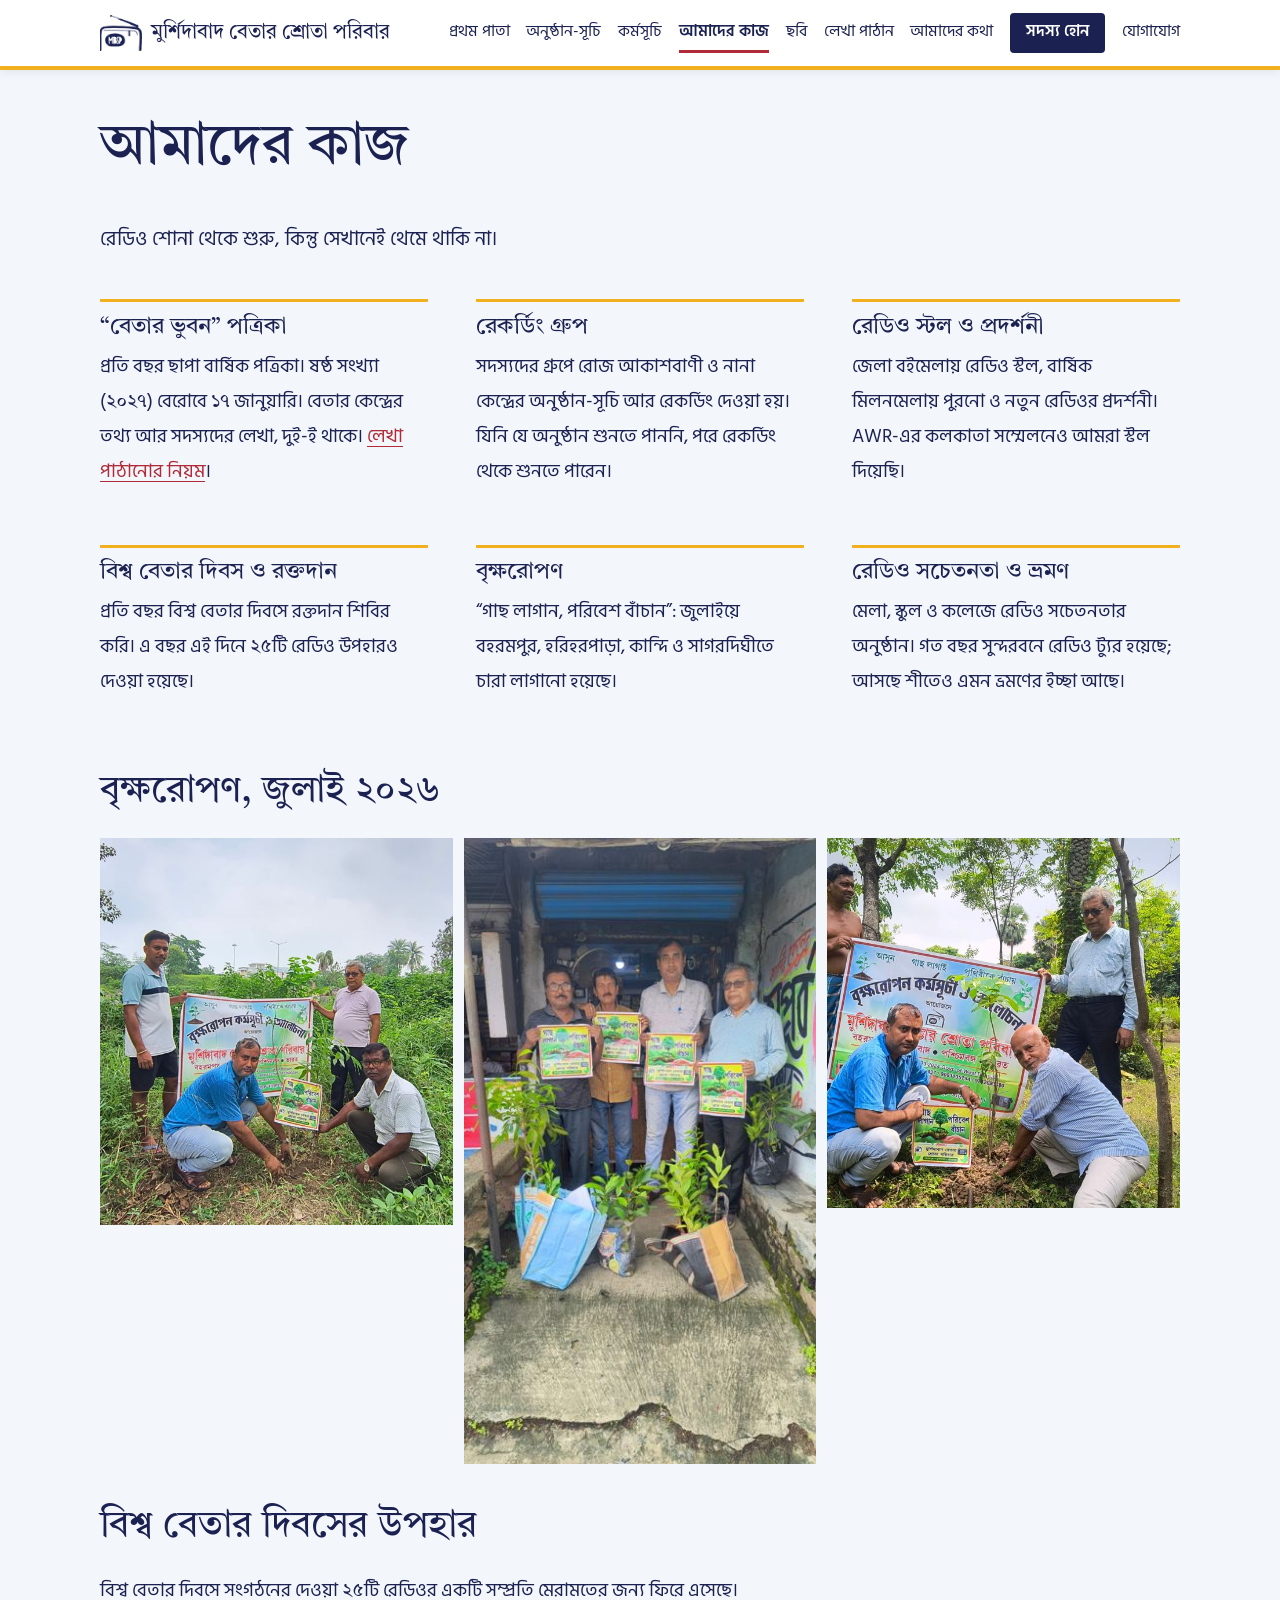
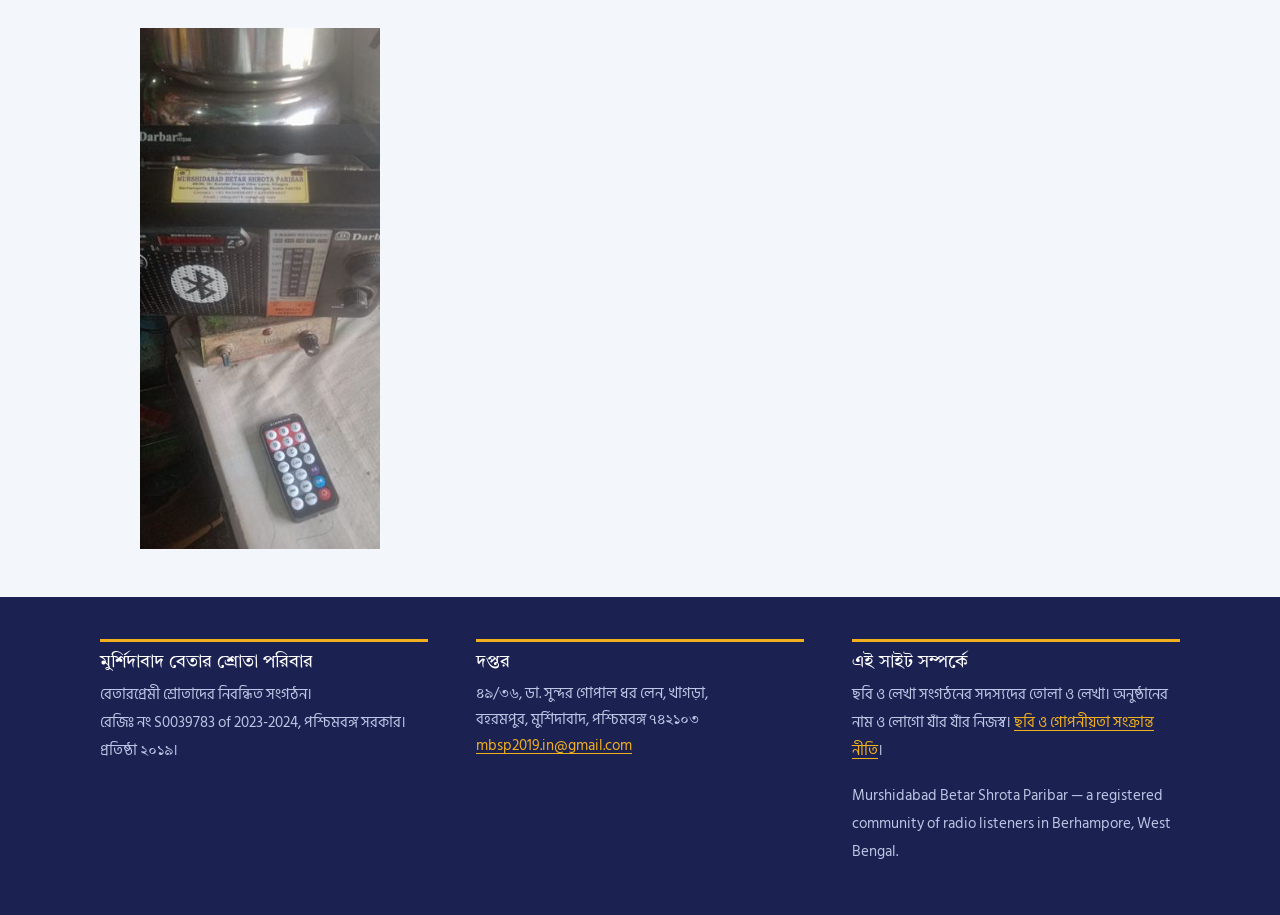
<file: work.html>
<!doctype html>
<html lang="bn">
<head>
<meta charset="utf-8">
<meta name="viewport" content="width=device-width, initial-scale=1">
<title>আমাদের কাজ — মুর্শিদাবাদ বেতার শ্রোতা পরিবার</title>
<meta name="description" content="বেতার ভুবন পত্রিকা, রেকর্ডিং গ্রুপ, রেডিও স্টল, রক্তদান, বৃক্ষরোপণ ও রেডিও সচেতনতা।">
<meta name="theme-color" content="#F2B01E">
<link rel="icon" type="image/png" href="assets/img/logo.png">
<link rel="stylesheet" href="assets/style.css?v=15">
</head>
<body>
<a class="skip" href="#main">মূল অংশে যান</a>
<header class="site-head">
  <div class="wrap">
    <a class="brand" href="index.html" aria-label="মুর্শিদাবাদ বেতার শ্রোতা পরিবার — প্রথম পাতা" title="মুর্শিদাবাদ বেতার শ্রোতা পরিবার"><img src="assets/img/logo.png" alt="" width="52" height="45"><span class="full">মুর্শিদাবাদ বেতার শ্রোতা পরিবার</span><span class="mbsp">MBSP</span></a>
    <input type="checkbox" id="navtoggle" class="navtoggle" aria-label="মেনু খুলুন বা বন্ধ করুন">
    <label for="navtoggle" class="menubtn">মেনু</label>
    <nav class="nav" aria-label="প্রধান মেনু"><a href="index.html">প্রথম পাতা</a><a href="programmes.html">অনুষ্ঠান-সূচি</a><a href="events.html">কর্মসূচি</a><a href="work.html" aria-current="page">আমাদের কাজ</a><a href="gallery.html">ছবি</a><a href="write.html">লেখা পাঠান</a><a href="about.html">আমাদের কথা</a><a href="join.html" class="cta">সদস্য হোন</a><a href="contact.html">যোগাযোগ</a></nav>
  </div>
</header>
<main id="main">

<div class="wrap">
  <div class="page-head">
    <h1>আমাদের কাজ</h1>
    <p>রেডিও শোনা থেকে শুরু, কিন্তু সেখানেই থেমে থাকি না।</p>
  </div>
  <div class="cols" style="margin-bottom:3rem">
    <div><h3>“বেতার ভুবন” পত্রিকা</h3>
      <p>প্রতি বছর ছাপা বার্ষিক পত্রিকা। ষষ্ঠ সংখ্যা (২০২৭) বেরোবে ১৭ জানুয়ারি। বেতার কেন্দ্রের তথ্য আর সদস্যদের লেখা, দুই-ই থাকে। <a href="write.html">লেখা পাঠানোর নিয়ম</a>।</p></div>
    <div><h3>রেকর্ডিং গ্রুপ</h3>
      <p>সদস্যদের গ্রুপে রোজ আকাশবাণী ও নানা কেন্দ্রের অনুষ্ঠান-সূচি আর রেকর্ডিং দেওয়া হয়। যিনি যে অনুষ্ঠান শুনতে পাননি, পরে রেকর্ডিং থেকে শুনতে পারেন।</p></div>
    <div><h3>রেডিও স্টল ও প্রদর্শনী</h3>
      <p>জেলা বইমেলায় রেডিও স্টল, বার্ষিক মিলনমেলায় পুরনো ও নতুন রেডিওর প্রদর্শনী। AWR-এর কলকাতা সম্মেলনেও আমরা স্টল দিয়েছি।</p></div>
    <div><h3>বিশ্ব বেতার দিবস ও রক্তদান</h3>
      <p>প্রতি বছর বিশ্ব বেতার দিবসে রক্তদান শিবির করি। এ বছর এই দিনে ২৫টি রেডিও উপহারও দেওয়া হয়েছে।</p></div>
    <div><h3>বৃক্ষরোপণ</h3>
      <p>“গাছ লাগান, পরিবেশ বাঁচান”: জুলাইয়ে বহরমপুর, হরিহরপাড়া, কান্দি ও সাগরদিঘীতে চারা লাগানো হয়েছে।</p></div>
    <div><h3>রেডিও সচেতনতা ও ভ্রমণ</h3>
      <p>মেলা, স্কুল ও কলেজে রেডিও সচেতনতার অনুষ্ঠান। গত বছর সুন্দরবনে রেডিও ট্যুর হয়েছে; আসছে শীতেও এমন ভ্রমণের ইচ্ছা আছে।</p></div>
  </div>

  <h2>বৃক্ষরোপণ, জুলাই ২০২৬</h2>
  <div class="masonry" style="margin-bottom:2.4rem">
    <figure><a href="#lb4" aria-label="সদস্যরা বৃক্ষরোপণ কর্মসূচির ব্যানারের সামনে চারা লাগাচ্ছেন — বড় করে দেখুন"><img src="assets/img/tree-02-s.jpg" alt="সদস্যরা বৃক্ষরোপণ কর্মসূচির ব্যানারের সামনে চারা লাগাচ্ছেন" loading="lazy" width="640" height="427"></a><div class="lb" id="lb4" role="dialog" aria-label="সদস্যরা বৃক্ষরোপণ কর্মসূচির ব্যানারের সামনে চারা লাগাচ্ছেন"><a class="lb-bg" href="#!" aria-label="বন্ধ করুন"></a><img src="assets/img/tree-02.jpg" alt="সদস্যরা বৃক্ষরোপণ কর্মসূচির ব্যানারের সামনে চারা লাগাচ্ছেন" loading="lazy"><a class="lb-x" href="#!">✕ বন্ধ করুন</a></div></figure>
    <figure><a href="#lb5" aria-label="চারা গাছ ও পোস্টার হাতে সদস্যরা — বড় করে দেখুন"><img src="assets/img/tree-05-s.jpg" alt="চারা গাছ ও পোস্টার হাতে সদস্যরা" loading="lazy" width="640" height="427"></a><div class="lb" id="lb5" role="dialog" aria-label="চারা গাছ ও পোস্টার হাতে সদস্যরা"><a class="lb-bg" href="#!" aria-label="বন্ধ করুন"></a><img src="assets/img/tree-05.jpg" alt="চারা গাছ ও পোস্টার হাতে সদস্যরা" loading="lazy"><a class="lb-x" href="#!">✕ বন্ধ করুন</a></div></figure>
    <figure><a href="#lb6" aria-label="বৃক্ষরোপণ কর্মসূচির ব্যানারের পাশে গাছ লাগানো হচ্ছে — বড় করে দেখুন"><img src="assets/img/tree-06-s.jpg" alt="বৃক্ষরোপণ কর্মসূচির ব্যানারের পাশে গাছ লাগানো হচ্ছে" loading="lazy" width="640" height="427"></a><div class="lb" id="lb6" role="dialog" aria-label="বৃক্ষরোপণ কর্মসূচির ব্যানারের পাশে গাছ লাগানো হচ্ছে"><a class="lb-bg" href="#!" aria-label="বন্ধ করুন"></a><img src="assets/img/tree-06.jpg" alt="বৃক্ষরোপণ কর্মসূচির ব্যানারের পাশে গাছ লাগানো হচ্ছে" loading="lazy"><a class="lb-x" href="#!">✕ বন্ধ করুন</a></div></figure>
  </div>
  <h2>বিশ্ব বেতার দিবসের উপহার</h2>
  <div class="prose" style="margin-bottom:3rem">
    <p>বিশ্ব বেতার দিবসে সংগঠনের দেওয়া ২৫টি রেডিওর একটি সম্প্রতি মেরামতের জন্য ফিরে এসেছে।</p>
    <figure style="max-width:20rem;margin:0"><figure><a href="#lb7" aria-label="মেরামতের জন্য আসা একটি রেডিও, পাশে রিমোট — বড় করে দেখুন"><img src="assets/img/misc-01-s.jpg" alt="মেরামতের জন্য আসা একটি রেডিও, পাশে রিমোট" loading="lazy" width="640" height="427"></a><div class="lb" id="lb7" role="dialog" aria-label="মেরামতের জন্য আসা একটি রেডিও, পাশে রিমোট"><a class="lb-bg" href="#!" aria-label="বন্ধ করুন"></a><img src="assets/img/misc-01.jpg" alt="মেরামতের জন্য আসা একটি রেডিও, পাশে রিমোট" loading="lazy"><a class="lb-x" href="#!">✕ বন্ধ করুন</a></div></figure></figure>
  </div>
</div>

</main>
<footer class="site-foot">
  <div class="wrap">
    <div class="cols">
      <div>
        <h3>মুর্শিদাবাদ বেতার শ্রোতা পরিবার</h3>
        <p class="small">বেতারপ্রেমী শ্রোতাদের নিবন্ধিত সংগঠন।<br>রেজিঃ নং S0039783 of 2023-2024, পশ্চিমবঙ্গ সরকার।<br>প্রতিষ্ঠা ২০১৯।</p>
      </div>
      <div>
        <h3>দপ্তর</h3>
        <address class="small">৪৯/৩৬, ডা. সুন্দর গোপাল ধর লেন, খাগড়া,<br>বহরমপুর, মুর্শিদাবাদ, পশ্চিমবঙ্গ ৭৪২১০৩</address>
        <p class="small"><a href="mailto:mbsp2019.in@gmail.com">mbsp2019.in@gmail.com</a></p>
      </div>
      <div>
        <h3>এই সাইট সম্পর্কে</h3>
        <p class="small">ছবি ও লেখা সংগঠনের সদস্যদের তোলা ও লেখা। অনুষ্ঠানের নাম ও লোগো যাঁর যাঁর নিজস্ব। <a href="privacy.html">ছবি ও গোপনীয়তা সংক্রান্ত নীতি</a>।</p>
        <p class="small" lang="en">Murshidabad Betar Shrota Paribar — a registered community of radio listeners in Berhampore, West Bengal.</p>
      </div>
    </div>
  </div>
</footer>
</body>
</html>
</file>
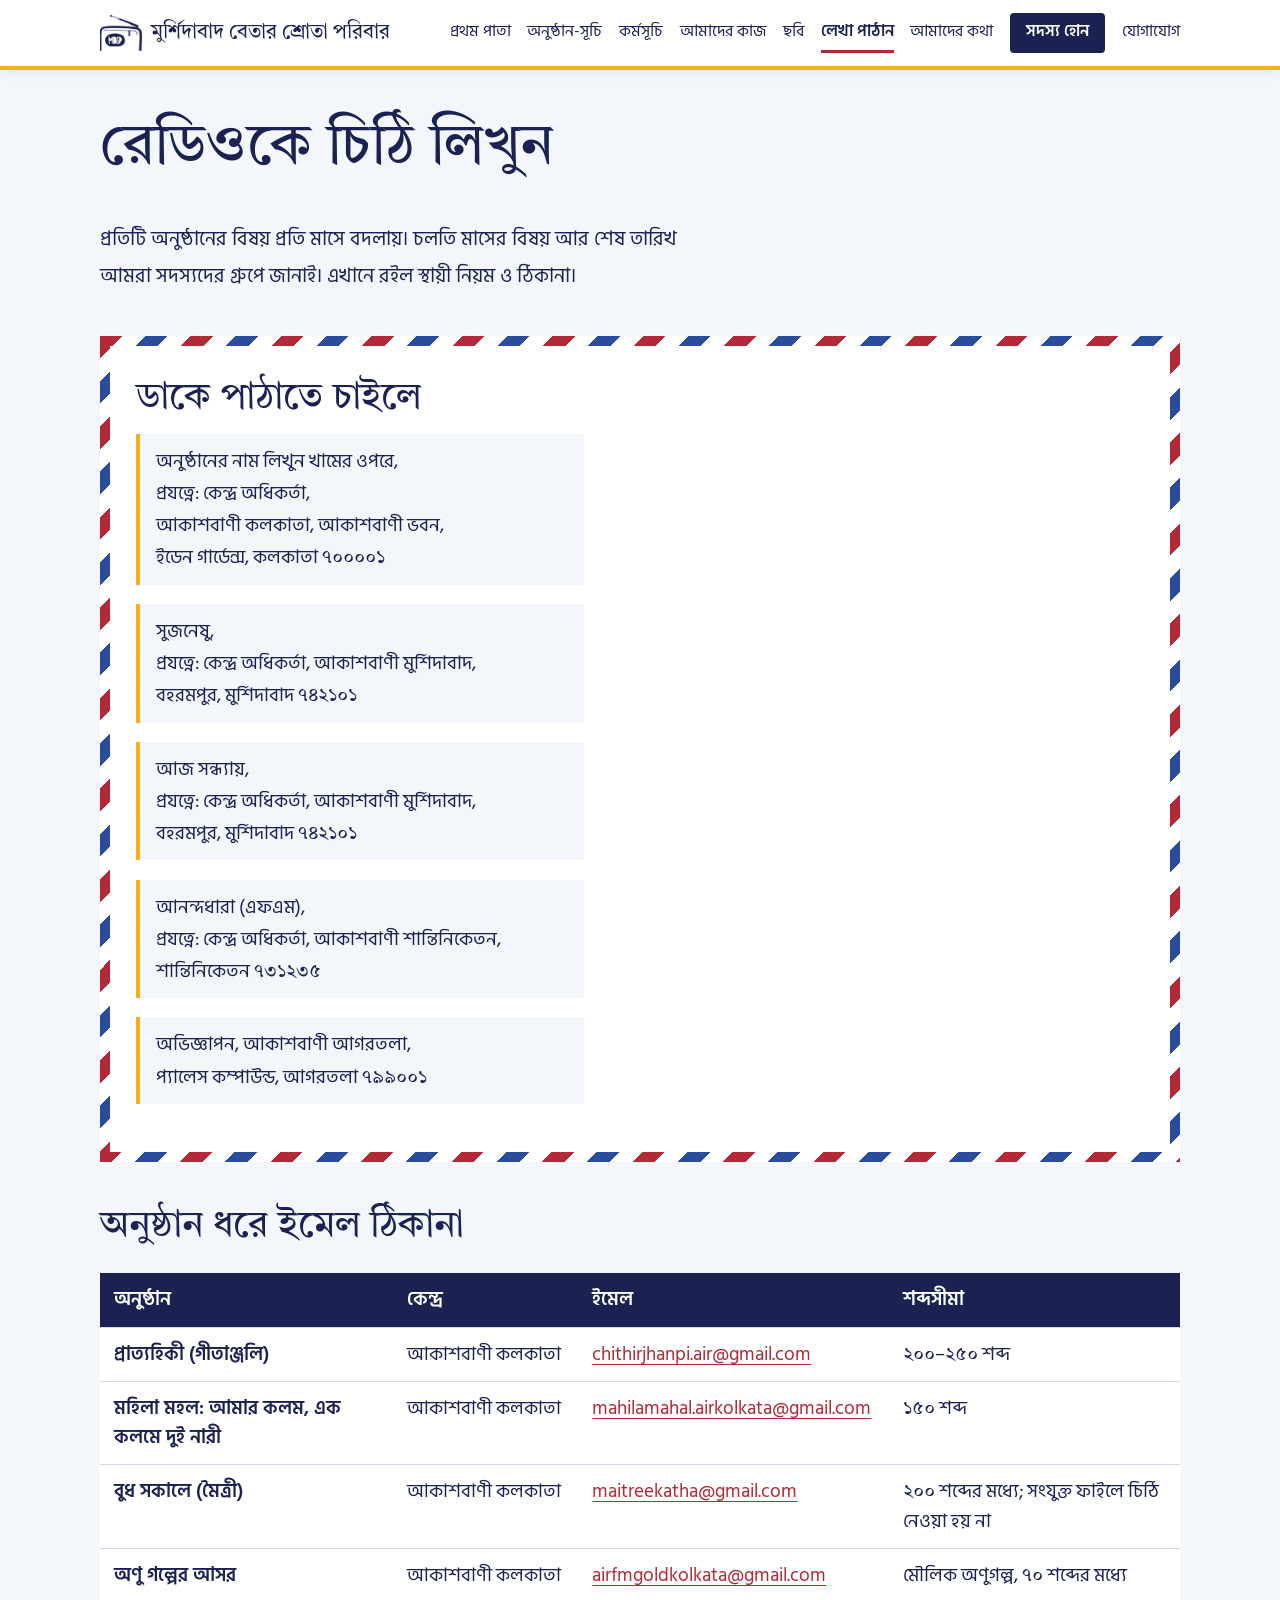
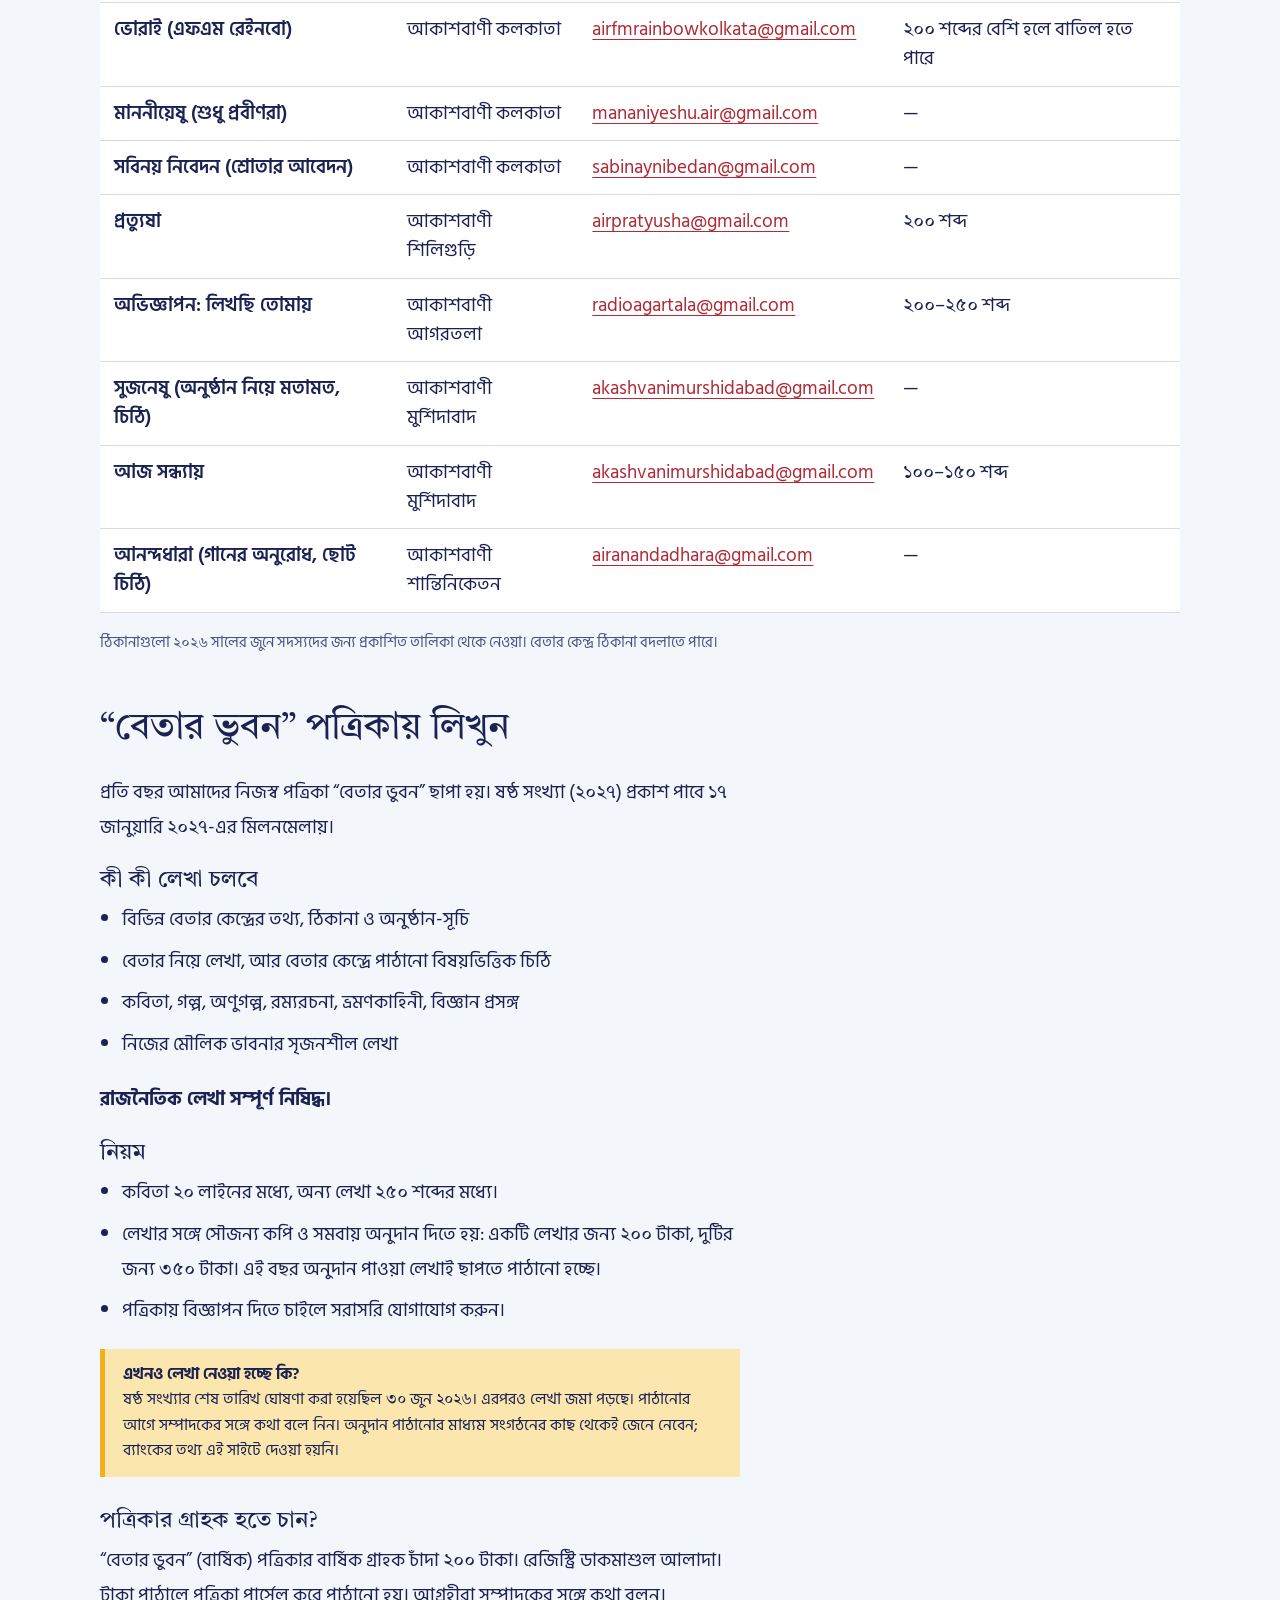
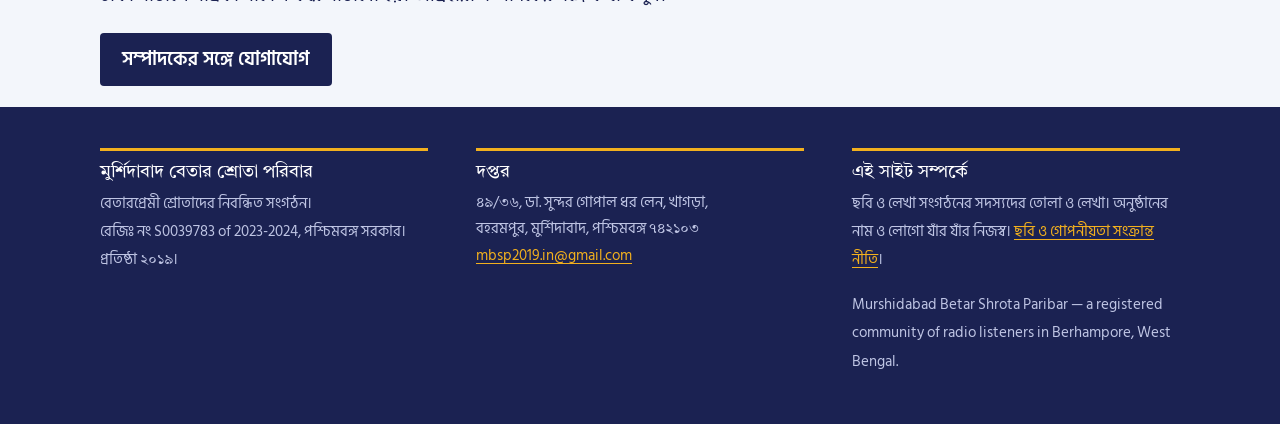
<file: write.html>
<!doctype html>
<html lang="bn">
<head>
<meta charset="utf-8">
<meta name="viewport" content="width=device-width, initial-scale=1">
<title>লেখা পাঠান — মুর্শিদাবাদ বেতার শ্রোতা পরিবার</title>
<meta name="description" content="আকাশবাণীর বিভিন্ন অনুষ্ঠানে চিঠি পাঠানোর ঠিকানা, ইমেল ও নিয়ম এবং “বেতার ভুবন” পত্রিকায় লেখা পাঠানোর নিয়ম।">
<meta name="theme-color" content="#F2B01E">
<link rel="icon" type="image/png" href="assets/img/logo.png">
<link rel="stylesheet" href="assets/style.css?v=15">
</head>
<body>
<a class="skip" href="#main">মূল অংশে যান</a>
<header class="site-head">
  <div class="wrap">
    <a class="brand" href="index.html" aria-label="মুর্শিদাবাদ বেতার শ্রোতা পরিবার — প্রথম পাতা" title="মুর্শিদাবাদ বেতার শ্রোতা পরিবার"><img src="assets/img/logo.png" alt="" width="52" height="45"><span class="full">মুর্শিদাবাদ বেতার শ্রোতা পরিবার</span><span class="mbsp">MBSP</span></a>
    <input type="checkbox" id="navtoggle" class="navtoggle" aria-label="মেনু খুলুন বা বন্ধ করুন">
    <label for="navtoggle" class="menubtn">মেনু</label>
    <nav class="nav" aria-label="প্রধান মেনু"><a href="index.html">প্রথম পাতা</a><a href="programmes.html">অনুষ্ঠান-সূচি</a><a href="events.html">কর্মসূচি</a><a href="work.html">আমাদের কাজ</a><a href="gallery.html">ছবি</a><a href="write.html" aria-current="page">লেখা পাঠান</a><a href="about.html">আমাদের কথা</a><a href="join.html" class="cta">সদস্য হোন</a><a href="contact.html">যোগাযোগ</a></nav>
  </div>
</header>
<main id="main">

<div class="wrap">
  <div class="page-head">
    <h1>রেডিওকে চিঠি লিখুন</h1>
    <p>প্রতিটি অনুষ্ঠানের বিষয় প্রতি মাসে বদলায়। চলতি মাসের বিষয় আর শেষ তারিখ আমরা সদস্যদের গ্রুপে জানাই। এখানে রইল স্থায়ী নিয়ম ও ঠিকানা।</p>
  </div>

  <div class="airmail" style="margin-bottom:2.6rem">
    <h2>ডাকে পাঠাতে চাইলে</h2>
    <div class="addr"><address>অনুষ্ঠানের নাম লিখুন খামের ওপরে,<br>প্রযত্নে: কেন্দ্র অধিকর্তা,<br>আকাশবাণী কলকাতা, আকাশবাণী ভবন,<br>ইডেন গার্ডেন্স, কলকাতা ৭০০০০১</address></div>
    <div class="addr"><address>সুজনেষু,<br>প্রযত্নে: কেন্দ্র অধিকর্তা, আকাশবাণী মুর্শিদাবাদ,<br>বহরমপুর, মুর্শিদাবাদ ৭৪২১০১</address></div>
    <div class="addr"><address>আজ সন্ধ্যায়,<br>প্রযত্নে: কেন্দ্র অধিকর্তা, আকাশবাণী মুর্শিদাবাদ,<br>বহরমপুর, মুর্শিদাবাদ ৭৪২১০১</address></div>
    <div class="addr"><address>আনন্দধারা (এফএম),<br>প্রযত্নে: কেন্দ্র অধিকর্তা, আকাশবাণী শান্তিনিকেতন,<br>শান্তিনিকেতন ৭৩১২৩৫</address></div>
    <div class="addr"><address>অভিজ্ঞাপন, আকাশবাণী আগরতলা,<br>প্যালেস কম্পাউন্ড, আগরতলা ৭৯৯০০১</address></div>
  </div>

  <h2>অনুষ্ঠান ধরে ইমেল ঠিকানা</h2>
  <div class="tablewrap">
    <table class="sched">
      <thead><tr><th>অনুষ্ঠান</th><th>কেন্দ্র</th><th>ইমেল</th><th>শব্দসীমা</th></tr></thead>
      <tbody><tr><td data-label="অনুষ্ঠান">প্রাত্যহিকী (গীতাঞ্জলি)</td><td data-label="কেন্দ্র">আকাশবাণী কলকাতা</td><td data-label="ইমেল"><a href="mailto:chithirjhanpi.air@gmail.com">chithirjhanpi.air@gmail.com</a></td><td data-label="শব্দসীমা">২০০–২৫০ শব্দ</td></tr><tr><td data-label="অনুষ্ঠান">মহিলা মহল: আমার কলম, এক কলমে দুই নারী</td><td data-label="কেন্দ্র">আকাশবাণী কলকাতা</td><td data-label="ইমেল"><a href="mailto:mahilamahal.airkolkata@gmail.com">mahilamahal.airkolkata@gmail.com</a></td><td data-label="শব্দসীমা">১৫০ শব্দ</td></tr><tr><td data-label="অনুষ্ঠান">বুধ সকালে (মৈত্রী)</td><td data-label="কেন্দ্র">আকাশবাণী কলকাতা</td><td data-label="ইমেল"><a href="mailto:maitreekatha@gmail.com">maitreekatha@gmail.com</a></td><td data-label="শব্দসীমা">২০০ শব্দের মধ্যে; সংযুক্ত ফাইলে চিঠি নেওয়া হয় না</td></tr><tr><td data-label="অনুষ্ঠান">অণু গল্পের আসর</td><td data-label="কেন্দ্র">আকাশবাণী কলকাতা</td><td data-label="ইমেল"><a href="mailto:airfmgoldkolkata@gmail.com">airfmgoldkolkata@gmail.com</a></td><td data-label="শব্দসীমা">মৌলিক অণুগল্প, ৭০ শব্দের মধ্যে</td></tr><tr><td data-label="অনুষ্ঠান">ভোরাই (এফএম রেইনবো)</td><td data-label="কেন্দ্র">আকাশবাণী কলকাতা</td><td data-label="ইমেল"><a href="mailto:airfmrainbowkolkata@gmail.com">airfmrainbowkolkata@gmail.com</a></td><td data-label="শব্দসীমা">২০০ শব্দের বেশি হলে বাতিল হতে পারে</td></tr><tr><td data-label="অনুষ্ঠান">মাননীয়েষু (শুধু প্রবীণরা)</td><td data-label="কেন্দ্র">আকাশবাণী কলকাতা</td><td data-label="ইমেল"><a href="mailto:mananiyeshu.air@gmail.com">mananiyeshu.air@gmail.com</a></td><td data-label="শব্দসীমা">—</td></tr><tr><td data-label="অনুষ্ঠান">সবিনয় নিবেদন (শ্রোতার আবেদন)</td><td data-label="কেন্দ্র">আকাশবাণী কলকাতা</td><td data-label="ইমেল"><a href="mailto:sabinaynibedan@gmail.com">sabinaynibedan@gmail.com</a></td><td data-label="শব্দসীমা">—</td></tr><tr><td data-label="অনুষ্ঠান">প্রত্যুষা</td><td data-label="কেন্দ্র">আকাশবাণী শিলিগুড়ি</td><td data-label="ইমেল"><a href="mailto:airpratyusha@gmail.com">airpratyusha@gmail.com</a></td><td data-label="শব্দসীমা">২০০ শব্দ</td></tr><tr><td data-label="অনুষ্ঠান">অভিজ্ঞাপন: লিখছি তোমায়</td><td data-label="কেন্দ্র">আকাশবাণী আগরতলা</td><td data-label="ইমেল"><a href="mailto:radioagartala@gmail.com">radioagartala@gmail.com</a></td><td data-label="শব্দসীমা">২০০–২৫০ শব্দ</td></tr><tr><td data-label="অনুষ্ঠান">সুজনেষু (অনুষ্ঠান নিয়ে মতামত, চিঠি)</td><td data-label="কেন্দ্র">আকাশবাণী মুর্শিদাবাদ</td><td data-label="ইমেল"><a href="mailto:akashvanimurshidabad@gmail.com">akashvanimurshidabad@gmail.com</a></td><td data-label="শব্দসীমা">—</td></tr><tr><td data-label="অনুষ্ঠান">আজ সন্ধ্যায়</td><td data-label="কেন্দ্র">আকাশবাণী মুর্শিদাবাদ</td><td data-label="ইমেল"><a href="mailto:akashvanimurshidabad@gmail.com">akashvanimurshidabad@gmail.com</a></td><td data-label="শব্দসীমা">১০০–১৫০ শব্দ</td></tr><tr><td data-label="অনুষ্ঠান">আনন্দধারা (গানের অনুরোধ, ছোট চিঠি)</td><td data-label="কেন্দ্র">আকাশবাণী শান্তিনিকেতন</td><td data-label="ইমেল"><a href="mailto:airanandadhara@gmail.com">airanandadhara@gmail.com</a></td><td data-label="শব্দসীমা">—</td></tr></tbody>
    </table>
  </div>
  <p class="small muted prose" style="margin:1rem 0 3rem">ঠিকানাগুলো ২০২৬ সালের জুনে সদস্যদের জন্য প্রকাশিত তালিকা থেকে নেওয়া। বেতার কেন্দ্র ঠিকানা বদলাতে পারে।</p>

  <h2>“বেতার ভুবন” পত্রিকায় লিখুন</h2>
  <div class="prose">
    <p>প্রতি বছর আমাদের নিজস্ব পত্রিকা “বেতার ভুবন” ছাপা হয়। ষষ্ঠ সংখ্যা (২০২৭) প্রকাশ পাবে ১৭ জানুয়ারি ২০২৭-এর মিলনমেলায়।</p>
    <h3>কী কী লেখা চলবে</h3>
    <ul class="plain">
      <li>বিভিন্ন বেতার কেন্দ্রের তথ্য, ঠিকানা ও অনুষ্ঠান-সূচি</li>
      <li>বেতার নিয়ে লেখা, আর বেতার কেন্দ্রে পাঠানো বিষয়ভিত্তিক চিঠি</li>
      <li>কবিতা, গল্প, অণুগল্প, রম্যরচনা, ভ্রমণকাহিনী, বিজ্ঞান প্রসঙ্গ</li>
      <li>নিজের মৌলিক ভাবনার সৃজনশীল লেখা</li>
    </ul>
    <p><strong>রাজনৈতিক লেখা সম্পূর্ণ নিষিদ্ধ।</strong></p>
    <h3>নিয়ম</h3>
    <ul class="plain">
      <li>কবিতা ২০ লাইনের মধ্যে, অন্য লেখা ২৫০ শব্দের মধ্যে।</li>
      <li>লেখার সঙ্গে সৌজন্য কপি ও সমবায় অনুদান দিতে হয়: একটি লেখার জন্য ২০০ টাকা, দুটির জন্য ৩৫০ টাকা। এই বছর অনুদান পাওয়া লেখাই ছাপতে পাঠানো হচ্ছে।</li>
      <li>পত্রিকায় বিজ্ঞাপন দিতে চাইলে সরাসরি যোগাযোগ করুন।</li>
    </ul>
    <p class="todo"><strong>এখনও লেখা নেওয়া হচ্ছে কি?</strong>ষষ্ঠ সংখ্যার শেষ তারিখ ঘোষণা করা হয়েছিল ৩০ জুন ২০২৬। এরপরও লেখা জমা পড়ছে। পাঠানোর আগে সম্পাদকের সঙ্গে কথা বলে নিন। অনুদান পাঠানোর মাধ্যম সংগঠনের কাছ থেকেই জেনে নেবেন; ব্যাংকের তথ্য এই সাইটে দেওয়া হয়নি।</p>
    <h3>পত্রিকার গ্রাহক হতে চান?</h3>
    <p>“বেতার ভুবন” (বার্ষিক) পত্রিকার বার্ষিক গ্রাহক চাঁদা ২০০ টাকা। রেজিস্ট্রি ডাকমাশুল আলাদা। টাকা পাঠালে পত্রিকা পার্সেল করে পাঠানো হয়। আগ্রহীরা সম্পাদকের সঙ্গে কথা বলুন।</p>
    <p><a class="btn" href="contact.html">সম্পাদকের সঙ্গে যোগাযোগ</a></p>
  </div>
</div>

</main>
<footer class="site-foot">
  <div class="wrap">
    <div class="cols">
      <div>
        <h3>মুর্শিদাবাদ বেতার শ্রোতা পরিবার</h3>
        <p class="small">বেতারপ্রেমী শ্রোতাদের নিবন্ধিত সংগঠন।<br>রেজিঃ নং S0039783 of 2023-2024, পশ্চিমবঙ্গ সরকার।<br>প্রতিষ্ঠা ২০১৯।</p>
      </div>
      <div>
        <h3>দপ্তর</h3>
        <address class="small">৪৯/৩৬, ডা. সুন্দর গোপাল ধর লেন, খাগড়া,<br>বহরমপুর, মুর্শিদাবাদ, পশ্চিমবঙ্গ ৭৪২১০৩</address>
        <p class="small"><a href="mailto:mbsp2019.in@gmail.com">mbsp2019.in@gmail.com</a></p>
      </div>
      <div>
        <h3>এই সাইট সম্পর্কে</h3>
        <p class="small">ছবি ও লেখা সংগঠনের সদস্যদের তোলা ও লেখা। অনুষ্ঠানের নাম ও লোগো যাঁর যাঁর নিজস্ব। <a href="privacy.html">ছবি ও গোপনীয়তা সংক্রান্ত নীতি</a>।</p>
        <p class="small" lang="en">Murshidabad Betar Shrota Paribar — a registered community of radio listeners in Berhampore, West Bengal.</p>
      </div>
    </div>
  </div>
</footer>
</body>
</html>
</file>
<file: assets/style.css>
/* মুর্শিদাবাদ বেতার শ্রোতা পরিবার — site styles
   Palette comes from the group's own world: the mustard kurta members wear at events,
   the indigo ink of its posters, post-box red, and airmail-letter blue. */

@font-face{font-family:"Hind Siliguri";font-weight:400;font-style:normal;font-display:swap;
  src:url(fonts/hind-siliguri-bengali-400-normal.woff2) format("woff2");
  unicode-range:U+0964-0965,U+0980-09FF,U+200C-200D,U+20B9,U+25CC}
@font-face{font-family:"Hind Siliguri";font-weight:400;font-style:normal;font-display:swap;
  src:url(fonts/hind-siliguri-latin-400-normal.woff2) format("woff2");
  unicode-range:U+0000-00FF,U+0131,U+0152-0153,U+02BB-02BC,U+02C6,U+02DA,U+02DC,U+2000-206F,U+2074,U+20AC,U+2122,U+2191,U+2193,U+2212,U+2215,U+FEFF,U+FFFD}
@font-face{font-family:"Hind Siliguri";font-weight:600;font-style:normal;font-display:swap;
  src:url(fonts/hind-siliguri-bengali-600-normal.woff2) format("woff2");
  unicode-range:U+0964-0965,U+0980-09FF,U+200C-200D,U+20B9,U+25CC}
@font-face{font-family:"Hind Siliguri";font-weight:600;font-style:normal;font-display:swap;
  src:url(fonts/hind-siliguri-latin-600-normal.woff2) format("woff2");
  unicode-range:U+0000-00FF,U+0131,U+0152-0153,U+02BB-02BC,U+02C6,U+02DA,U+02DC,U+2000-206F,U+2074,U+20AC,U+2122,U+2191,U+2193,U+2212,U+2215,U+FEFF,U+FFFD}
@font-face{font-family:"Hind Siliguri";font-weight:700;font-style:normal;font-display:swap;
  src:url(fonts/hind-siliguri-bengali-700-normal.woff2) format("woff2");
  unicode-range:U+0964-0965,U+0980-09FF,U+200C-200D,U+20B9,U+25CC}
@font-face{font-family:"Hind Siliguri";font-weight:700;font-style:normal;font-display:swap;
  src:url(fonts/hind-siliguri-latin-700-normal.woff2) format("woff2");
  unicode-range:U+0000-00FF,U+0131,U+0152-0153,U+02BB-02BC,U+02C6,U+02DA,U+02DC,U+2000-206F,U+2074,U+20AC,U+2122,U+2191,U+2193,U+2212,U+2215,U+FEFF,U+FFFD}
@font-face{font-family:"Bn Digits";font-weight:400;font-style:normal;font-display:swap;
  src:url(fonts/tiro-bangla-bengali-400-normal.woff2) format("woff2");
  unicode-range:U+09E6-09EF}
@font-face{font-family:"Tiro Bangla";font-weight:400;font-style:normal;font-display:swap;
  src:url(fonts/tiro-bangla-bengali-400-normal.woff2) format("woff2");
  unicode-range:U+0964-0965,U+0980-09FF,U+200C-200D,U+20B9,U+25CC}
@font-face{font-family:"Tiro Bangla";font-weight:400;font-style:normal;font-display:swap;
  src:url(fonts/tiro-bangla-latin-400-normal.woff2) format("woff2");
  unicode-range:U+0000-00FF,U+0131,U+0152-0153,U+02BB-02BC,U+02C6,U+02DA,U+02DC,U+2000-206F,U+2074,U+20AC,U+2122,U+2191,U+2193,U+2212,U+2215,U+FEFF,U+FFFD}
@font-face{font-family:"Tiro Bangla";font-weight:400;font-style:italic;font-display:swap;
  src:url(fonts/tiro-bangla-bengali-400-italic.woff2) format("woff2");
  unicode-range:U+0964-0965,U+0980-09FF,U+200C-200D,U+20B9,U+25CC}

:root{
  --kurta:#F2B01E;      /* mustard-yellow kurta */
  --kurta-soft:#FBE7AE;
  --ink:#1B2252;        /* poster indigo */
  --ink-soft:#4A5280;
  --post:#B02A37;       /* post-box red */
  --air:#2B4C9B;        /* airmail blue */
  --paper:#F3F6FB;
  --sheet:#FFFFFF;
  --line:#D3DAEA;
  --display:"Bn Digits","Tiro Bangla","Noto Serif Bengali","Kohinoor Bangla","Nirmala UI",serif;
  --body:"Bn Digits","Hind Siliguri","Noto Sans Bengali","Kohinoor Bangla","Nirmala UI",system-ui,sans-serif;
}
*{box-sizing:border-box}
html{font-size:100%;-webkit-text-size-adjust:100%}
body{margin:0;background:var(--paper);color:var(--ink);font-family:var(--body);font-size:1.18rem;line-height:1.85}
img{max-width:100%;height:auto;display:block}
a{color:var(--post);text-underline-offset:.2em}
a:hover{color:var(--ink)}
:focus-visible{outline:3px solid var(--post);outline-offset:3px;border-radius:2px}
.skip{position:absolute;left:-999px;top:0;background:var(--ink);color:#fff;padding:.6rem 1rem;z-index:20}
.skip:focus{left:0}
.wrap{max-width:70rem;margin:0 auto;padding:0 1.25rem}
.prose{max-width:40rem}
h1,h2,h3{font-family:var(--display);font-weight:400;line-height:1.3;margin:0 0 .6em}
h1{font-size:clamp(2.2rem,6vw,3.6rem)}
h2{font-size:clamp(1.7rem,4vw,2.3rem);margin-top:0}
h3{font-size:1.45rem;margin-bottom:.3em}
p{margin:0 0 1.1em}
.muted{color:var(--ink-soft)}
.small{font-size:.95rem}

/* ---------- header ---------- */
.site-head{background:var(--sheet);border-bottom:4px solid var(--kurta);position:sticky;top:0;z-index:50;box-shadow:0 2px 10px rgba(27,34,82,.08)}
html{scroll-padding-top:5.5rem}
.site-head .wrap{display:flex;flex-wrap:wrap;align-items:center;justify-content:space-between;gap:.25rem 1.5rem;padding-top:.8rem;padding-bottom:.8rem}
.brand{display:inline-flex;align-items:center;gap:.55rem;font-family:var(--display);font-size:1.25rem;color:var(--ink);text-decoration:none;line-height:1.3}
.brand img{height:2.3rem;width:auto;flex:none}
.mbsp{display:none}
.mbsp{font-family:"Hind Siliguri",system-ui,sans-serif;font-weight:700;font-size:2rem;letter-spacing:.14em;line-height:1;color:var(--ink)}
@media (max-width:46rem){.brand{display:flex;flex:1 1 0;min-width:0;gap:.7rem}.brand img{height:3.1rem}.full{display:none}.mbsp{display:inline;font-size:1.9rem}.menubtn{flex:none}.site-head .wrap{flex-wrap:wrap;gap:0 .8rem}.site-head{max-height:100vh;overflow-y:auto}}
.brand:hover{color:var(--post)}
.navtoggle{position:absolute;opacity:0;pointer-events:none}
.menubtn{display:none;cursor:pointer;border:2px solid var(--ink);border-radius:6px;padding:.15rem .9rem;font-weight:600}
.navtoggle:focus-visible + .menubtn{outline:3px solid var(--post);outline-offset:3px}
.nav{display:flex;flex-wrap:wrap;gap:.1rem 1.05rem}
.nav a{color:var(--ink);text-decoration:none;padding:.25rem 0;border-bottom:3px solid transparent;font-size:1rem}
.nav a:hover{border-bottom-color:var(--kurta)}
.nav a[aria-current="page"]{border-bottom-color:var(--post);font-weight:600}
@media (min-width:68.01rem){
  .nav a.cta{background:var(--ink);color:#fff;padding:.25rem 1rem;border-radius:4px;border-bottom-color:transparent;font-weight:600}
  .nav a.cta:hover{background:var(--post);border-bottom-color:transparent}
  .nav a.cta[aria-current="page"]{background:var(--post)}
}
@media (max-width:68rem){
  .menubtn{display:inline-block}
  .nav{display:none;width:100%;flex-direction:column;gap:0;padding:.5rem 0 .25rem}
  .nav a{padding:.55rem 0;border-bottom:1px solid var(--line)}
  .nav a[aria-current="page"]{border-bottom-color:var(--line);border-left:4px solid var(--post);padding-left:.6rem}
  .navtoggle:checked ~ .nav{display:flex}
}

/* ---------- hero with shortwave dial ---------- */
.hero{background:var(--kurta);color:var(--ink);padding:3.2rem 0 2.4rem}
.hero h1{margin-bottom:.25em;max-width:14em}
.hero .tag{font-family:var(--display);font-style:italic;font-size:clamp(1.3rem,3vw,1.8rem);margin:0 0 2rem}
.hero .lead{max-width:34rem;margin-bottom:2.2rem}
.dial{width:100%;height:auto;display:block;margin:0 0 .5rem}
.dial .tick{stroke:var(--ink);stroke-width:2}
.dial .base{stroke:var(--ink);stroke-width:3}
.dial text{fill:var(--ink);font-family:var(--body);font-size:34px;text-anchor:middle}
.needle{animation:sweep 2.2s cubic-bezier(.15,.8,.2,1) both}
.needle2{animation-delay:.35s}
@keyframes sweep{from{transform:translateX(-610px)}to{transform:translateX(0)}}
.dial-key{list-style:none;margin:.4rem 0 1.4rem;padding:0;display:grid;gap:.15rem}
.dial-key li{display:flex;gap:.7rem;align-items:baseline}
.dial-key i{flex:none;width:.85rem;height:.85rem;border-radius:50%;background:var(--post);transform:translateY(.1rem)}
.dial-key li:nth-child(2) i{background:var(--air)}
.btn{display:inline-block;background:var(--ink);color:#fff;text-decoration:none;padding:.55rem 1.4rem;border-radius:4px;font-weight:600}
.btn:hover{background:var(--post);color:#fff}
.btn.alt{background:transparent;color:var(--ink);border:2px solid var(--ink)}
.btn.alt:hover{background:var(--ink);color:#fff}
@media (prefers-reduced-motion:reduce){.needle{animation:none}}

/* ---------- sections ---------- */
.band{padding:3.2rem 0}
.band.white{background:var(--sheet);border-top:1px solid var(--line);border-bottom:1px solid var(--line)}
.page-head{padding:2.6rem 0 1.2rem}
.page-head p{max-width:38rem;font-size:1.25rem}
.cols{display:grid;gap:2.2rem 3rem;grid-template-columns:repeat(auto-fit,minmax(15.5rem,1fr))}
.cols h3{border-top:3px solid var(--kurta);padding-top:.6rem}

/* dated sequence (a real timeline, so dates lead) */
.timeline{list-style:none;margin:0;padding:0;max-width:46rem}
.timeline li{display:grid;grid-template-columns:11.5rem 1fr;gap:.2rem 1.6rem;padding:1rem 0;border-top:1px solid var(--line)}
.timeline li:last-child{border-bottom:1px solid var(--line)}
.timeline time{font-weight:600;line-height:1.5}
.timeline h3{font-size:1.3rem;margin:0 0 .2em}
.timeline p{margin:0}
@media (max-width:40rem){.timeline li{grid-template-columns:1fr}}

/* schedule table */
.tablewrap{overflow-x:auto}
table.sched{border-collapse:collapse;width:100%;min-width:0;background:var(--sheet)}
.sched th,.sched td{text-align:left;padding:.75rem .9rem;border-bottom:1px solid var(--line);vertical-align:top;line-height:1.55}
.sched thead th{background:var(--ink);color:#fff;font-weight:600}
.sched td:first-child{font-weight:600}
@media (max-width:46rem){
  .sched thead{position:absolute;left:-999px}
  .sched,.sched tbody,.sched tr,.sched td{display:block;width:100%}
  .sched tr{border-bottom:3px solid var(--kurta);padding:.5rem 0}
  .sched td{border:0;padding:.15rem .9rem}
  .sched td[data-label]::before{content:attr(data-label) ": ";color:var(--ink-soft);font-weight:400}
}

/* airmail border — used for the "write a letter" calls only */
.airmail{border:10px solid transparent;border-image:repeating-linear-gradient(135deg,var(--post) 0 16px,#fff 16px 32px,var(--air) 32px 48px,#fff 48px 64px) 10;background:var(--sheet);padding:1.8rem 1.6rem}
.airmail h2{margin-bottom:.3em}
.airmail p:last-child{margin-bottom:0}
address{font-style:normal;line-height:1.7}
.addr{background:var(--paper);border-left:4px solid var(--kurta);padding:.7rem 1rem;margin:0 0 1.2rem;max-width:28rem}

/* photos */
.collage{display:grid;gap:.6rem;grid-template-columns:2fr 1fr;grid-template-rows:1fr 1fr}
.collage figure:first-child{grid-row:1 / span 2}
.collage img{width:100%;height:100%;object-fit:cover}
.collage figure{margin:0;min-height:10rem}
@media (max-width:40rem){.collage{grid-template-columns:1fr;grid-template-rows:auto}.collage figure:first-child{grid-row:auto}}
.masonry{column-width:17rem;column-gap:.7rem}
.masonry figure{margin:0 0 .7rem;break-inside:avoid;background:var(--sheet)}
.masonry a{display:block}
.masonry img{width:100%;background:var(--line)}
figcaption{font-size:.95rem;color:var(--ink-soft);line-height:1.5;padding:.4rem .1rem}
.masonry figcaption{padding:.4rem .6rem .6rem}

/* notices */
.todo{background:var(--kurta-soft);border-left:5px solid var(--kurta);padding:.8rem 1.1rem;margin:0 0 1.8rem;max-width:40rem;font-size:1rem;line-height:1.6}
.todo strong{display:block}
ul.plain,ol.plain{padding-left:1.4rem;margin:0 0 1.1em}
ul.plain li,ol.plain li{margin-bottom:.35em}
ol.plain{list-style-type:bengali}
dl.facts{display:grid;grid-template-columns:max-content 1fr;gap:.3rem 1.4rem;margin:0 0 1.5rem}
dl.facts dt{font-weight:600}
dl.facts dd{margin:0}
@media (max-width:36rem){dl.facts{grid-template-columns:1fr}dl.facts dd{margin-bottom:.6rem}}

/* ---------- footer ---------- */
.site-foot{background:var(--ink);color:#E9ECF8;padding:2.6rem 0 2rem;margin-top:0}
.site-foot a{color:var(--kurta)}
.site-foot a:hover{color:#fff}
.site-foot .cols{gap:1.6rem 3rem}
.site-foot h3{font-size:1.15rem;color:#fff}
.site-foot .small{color:#BFC5E4}

.lb{display:none;position:fixed;inset:0;z-index:100;background:rgba(15,18,45,.92);align-items:center;justify-content:center;padding:3.5rem 1rem 1rem}
.lb:target{display:flex}
.lb-bg{position:absolute;inset:0}
.lb img{position:relative;max-width:100%;max-height:100%;width:auto;height:auto;object-fit:contain;pointer-events:none;background:none}
.lb-x{position:absolute;top:.8rem;right:1rem;z-index:2;background:var(--kurta);color:var(--ink);padding:.35rem .9rem;border-radius:2rem;text-decoration:none;font-weight:600;font-size:1rem}
.masonry .lb img,.collage .lb img{height:auto}
</file>
